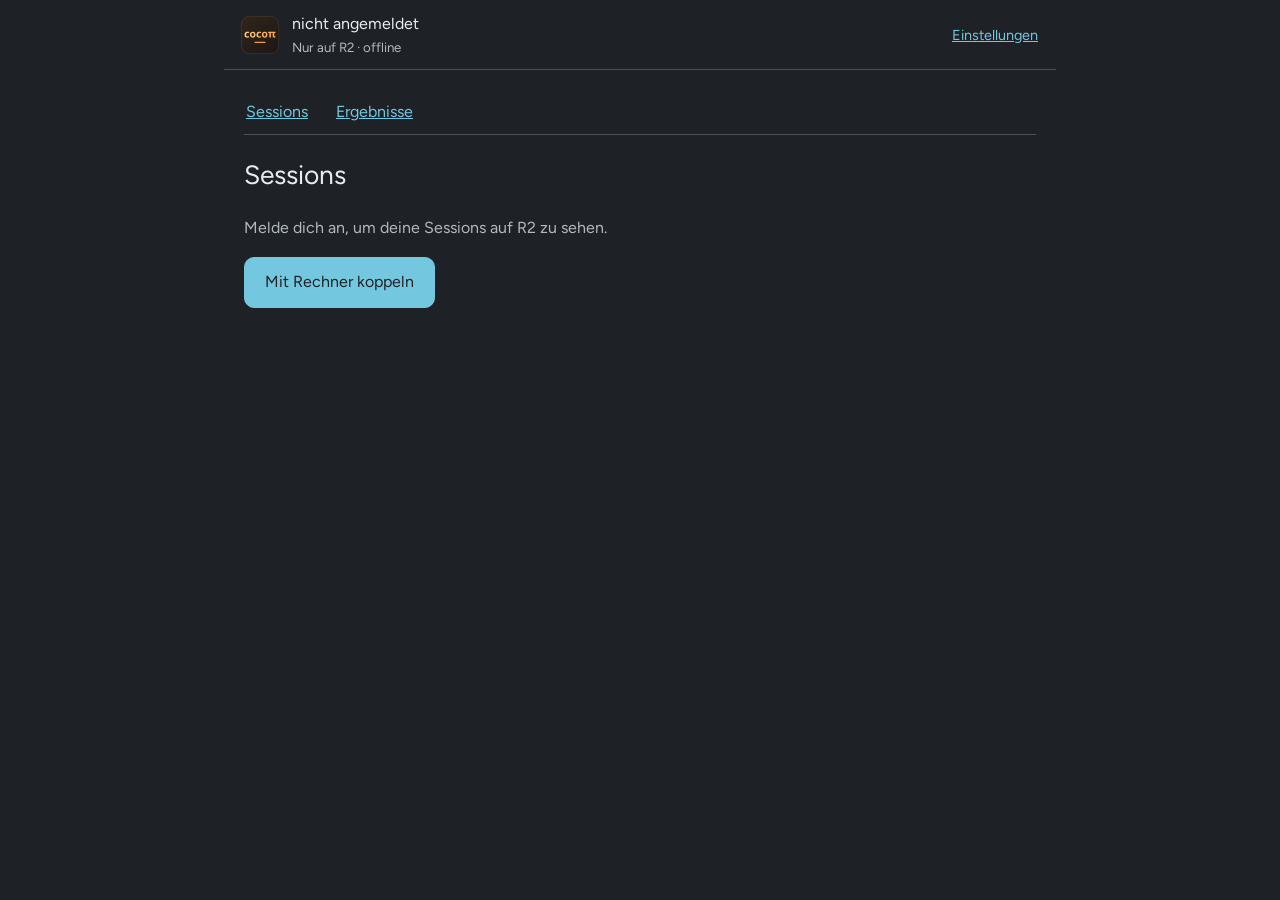
<file: mobile/index.html>
<!doctype html>
<html lang="de">
<head>
  <meta charset="utf-8">
  <meta name="viewport" content="width=device-width, initial-scale=1, viewport-fit=cover">
  <meta name="theme-color" content="#1e2227">
  <meta name="referrer" content="no-referrer">
  <meta http-equiv="Content-Security-Policy" content="default-src 'self'; connect-src 'self'; img-src 'self' data: blob:; frame-src blob:; font-src 'self'; style-src 'self'; script-src 'self'; object-src 'none'; base-uri 'none'; form-action 'none'">
  <title>cocopi mobil</title>
  <link rel="manifest" href="./manifest.webmanifest">
  <link rel="icon" href="./icons/cocopi.svg" type="image/svg+xml">
  <link rel="stylesheet" href="./style.css">
</head>
<body>
  <header class="identity"><img src="./icons/cocopi.svg" width="40" height="40" alt=""><div><span id="account">nicht angemeldet</span><small>Nur auf R2 · <span id="connection" role="status" aria-live="polite">offline</span></small></div><a href="#settings" aria-label="Einstellungen">Einstellungen</a></header>
  <main id="main" tabindex="-1">
    <nav aria-label="Bereiche"><a href="#list">Sessions</a><a href="#results">Ergebnisse</a></nav>
    <section id="list" aria-labelledby="list-title">
      <h1 id="list-title">Sessions</h1>
      <p id="list-hint">Melde dich an, um deine Sessions auf R2 zu sehen.</p>
      <ul id="sessions" class="session-list"></ul>
      <button id="connect" class="primary">Mit Rechner koppeln</button>
      <button id="repair" class="primary" hidden>Erneut koppeln</button>
      <button id="reconnect" class="primary" hidden>Jetzt neu verbinden</button>
    </section>
    <section id="session" hidden aria-labelledby="session-title">
      <a href="#list" class="back">‹ Sessions</a>
      <h1 id="session-title">Session</h1><p id="workspace" class="muted"></p>
      <p id="session-state" role="status"></p>
      <div id="log" role="log" aria-label="Verlauf"></div>
      <form id="answer-form" hidden aria-labelledby="question-title">
        <h2 id="question-title">Rückfrage</h2><p id="question-text"></p>
        <div id="answer-fields"></div><button id="answer-send" class="primary" type="submit">Antwort senden</button>
      </form>
      <form id="prompt-form">
        <label for="prompt">Kurzer Auftrag</label>
        <textarea id="prompt" rows="3" maxlength="4000" required placeholder="Was soll der Agent tun?"></textarea>
        <button id="send" class="primary" type="submit">Senden</button>
      </form>
      <button id="stop" class="danger">Auftrag abbrechen</button>
      <p id="action-status" role="status" aria-live="polite"></p>
    </section>
    <section id="results" hidden aria-labelledby="results-title">
      <h1 id="results-title">Ergebnisse</h1><p>Ergebnisse deines eingecheckten Rechners · nur ansehen, nichts hochladen.</p>
      <button id="results-reload">Liste aktualisieren</button>
      <p id="results-status" role="status" aria-live="polite"></p>
      <ul id="results-list" class="session-list"></ul>
      <h2 id="preview-title" hidden></h2><div id="preview"></div>
      <button id="share" hidden>Teilen</button>
    </section>
    <section id="settings" hidden aria-labelledby="settings-title">
      <a href="#list" class="back">‹ Sessions</a><h1 id="settings-title">Einstellungen</h1>
      <h2>Dieses Gerät</h2><p id="device-name">Dieses Handy</p><p id="device-hint" class="muted"></p>
      <button id="settings-pair">Mit Rechner koppeln</button>
      <button id="key-renew" hidden>Geräteschlüssel neu erzeugen</button>
      <button id="logout" class="danger">Dieses Handy abmelden</button>
    </section>
    <section id="pair" hidden aria-labelledby="pair-title">
      <a href="#list" class="back">‹ Zurück</a><h1 id="pair-title">Handy koppeln</h1>
      <p id="camera-hint" hidden>Halte die Kamera auf den Code am Rechner.</p>
      <video id="camera" hidden playsinline muted aria-label="QR-Kamera"></video>
      <button id="scan" hidden>Kamera öffnen</button>
      <a id="type-code" href="#pair">Code eintippen</a>
      <form id="pair-form">
        <label for="code">Kopplungslink oder Code vom Rechner</label>
        <input id="code" name="code" autocomplete="off" autocapitalize="characters" spellcheck="false" required placeholder="K7QM-2XDA-9FHT-W3NB">
        <button id="redeem" class="primary" type="submit">Mit Rechner koppeln</button>
      </form>
      <p id="pair-status" role="status"></p>
      <p class="muted">Öffne am eingecheckten Rechner „Handy koppeln“. Die Kopplung gilt nur bis zum Check-out.</p>
    </section>
    <p id="notice" role="alert" hidden></p>
  </main>
  <script type="module" src="./app.js"></script>
</body>
</html>
</file>
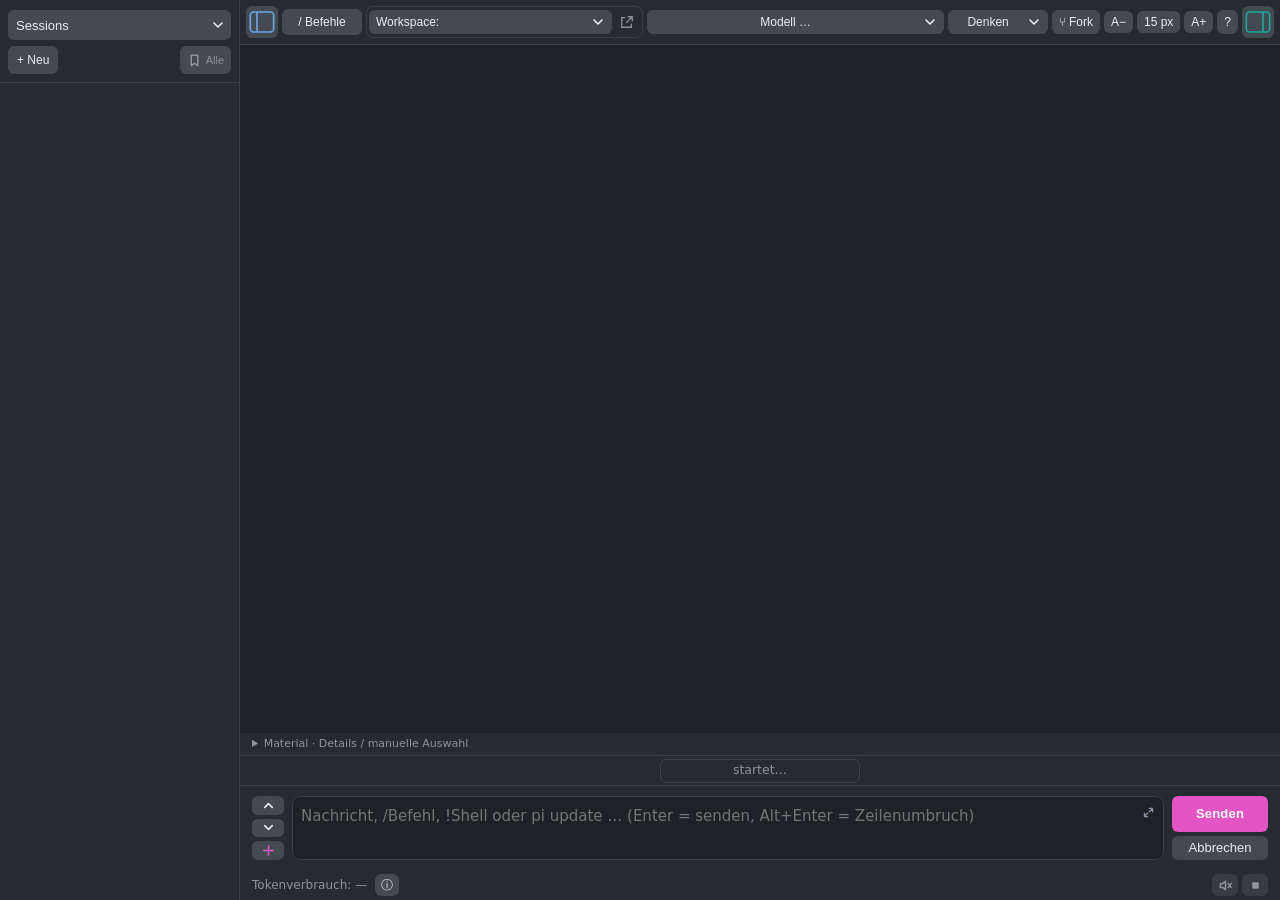
<file: ui/index.html>
<!doctype html>
<html lang="de">
<head>
<meta charset="utf-8">
<title>pi-lite</title>
<link rel="stylesheet" href="vendor/hljs.css">
<style>
  :root { --bg:#1e2227; --panel:#262b30; --fg:#e6edf3; --dim:#8b949e; --acc:#e454c4; --user:var(--acc); --err:#ef476f; --ok:#18a999;
    --cat:#6aa5e8; }
  body[data-cat=sessions] { --cat:#6aa5e8; } body[data-cat=extensions] { --cat:#5ec2a0; } body[data-cat=skills] { --cat:#e0b25a; }
  body[data-cat=agents] { --cat:#b08cf0; } body[data-cat=harnesses] { --cat:#e68f6e; }
  * { box-sizing:border-box; }
  #app { flex:1; display:flex; min-height:0; }
  #side { width:240px; flex:none; background:var(--panel); border-right:1px solid #3a4046; display:flex; flex-direction:column; }
  #sidehead { padding:10px 8px 8px; border-bottom:1px solid #3a4046; display:flex; flex-direction:column; gap:6px; }
  #sidetitle { position:absolute; width:1px; height:1px; overflow:hidden; clip-path:inset(50%); }
  #sidetools { display:flex; align-items:center; gap:5px; min-height:28px; }
  #sidetools button, #sidetools select { height:28px; font-size:12px; border-radius:6px; }
  #sidetools #newsess { padding:3px 9px; }
  #sidetools #bookmarkfilter { width:auto; padding:0 7px; display:flex; align-items:center; justify-content:center; gap:4px; color:var(--dim); margin-left:auto; }
  #bookmarkfilter svg { width:15px; height:15px; flex:none; }
  #bookmarkfilter .filterlabel { font-size:11px; white-space:nowrap; }
  #bookmarkfilter[data-mode=on], #bookmarkfilter[data-mode=colors] { color:var(--cat); background:color-mix(in srgb, var(--cat) 22%, #2b3137); box-shadow:inset 0 0 0 1px var(--cat); }
  #bookmarkfilter[data-mode=on] svg path, #bookmarkfilter[data-mode=colors] svg path { fill:currentColor; }
  .sessempty { color:var(--dim); font-size:12px; padding:10px 4px; }
  #sidehint { font-size:11px; color:var(--dim); overflow:hidden; text-overflow:ellipsis; white-space:nowrap; }
  #sessions { flex:1; overflow:auto; padding:4px 8px; }
  #inventory { flex:1; overflow:auto; padding:8px; }
  #sideview { margin:0; max-width:none; width:100%; height:30px; font-size:13px; }
  .inventoryhint { display:block; font-size:11px; line-height:1.4; color:var(--dim); padding:2px 4px 5px; }
  .resource, .sess { border-radius:8px; background:color-mix(in srgb, var(--cat) 9%, #2b3137); border:1px solid color-mix(in srgb, var(--cat) 32%, transparent); }
  .resource:hover, .sess:hover { background:#38424d; background:color-mix(in srgb, var(--cat) 17%, #2b3137); }
  .resource { display:block; width:100%; text-align:left; margin:5px 0; padding:8px; color:var(--fg); }
  .resource small { display:block; color:var(--dim); overflow-wrap:anywhere; }
  body.side-hidden #side { display:none; }
  #preview { position:fixed; z-index:55; width:min(340px,90vw); background:var(--panel); border:1px solid var(--cat); padding:12px; border-radius:8px; box-shadow:0 8px 24px #000a; font-size:13px; }
  #preview[hidden] { display:none; }
  #previewtext { margin:8px 0; overflow-wrap:anywhere; }
  #preview { max-height:85vh; overflow:auto; }
  #preview .md, #usagepopup .md { white-space:normal; overflow-wrap:anywhere; margin:10px 0; }
  #preview .md h1, #usagepopup .md h1 { font-size:1.2em; }
  #preview .md h2, #usagepopup .md h2 { font-size:1.1em; }
  #preview .md ul, #preview .md ol, #usagepopup .md ul, #usagepopup .md ol { padding-left:22px; }
  #previewai { border-bottom:1px solid var(--cat); margin-bottom:10px; padding-bottom:10px; }
  #previewconsent { background:var(--bg); padding:8px; margin:8px 0; border-radius:6px; }
  #previewai[hidden], #previewconsent[hidden] { display:none; }
  #previewpath { font:10px/1.3 ui-monospace,monospace; color:var(--dim); overflow-wrap:anywhere; flex:1; }
  #previewbottom, #previewtop { display:flex; gap:8px; align-items:center; }
  #previewrefresh, #previewclose { padding:2px 5px; font-size:12px; }
  #previewpurpose { margin-left:auto; padding:3px 7px; }
  #cacheclear { display:block; margin:8px 0 0 auto; padding:0; background:none; color:var(--dim); font-size:11px; text-decoration:underline dotted; }
  #cacheclear:hover { color:var(--err); filter:none; }
  #previewmethod { display:block; color:var(--dim); font-size:11px; margin-bottom:8px; }
  #editor { position:fixed; inset:4vh 4vw; z-index:60; background:var(--panel); border:1px solid var(--cat); border-radius:10px; padding:14px; display:flex; flex-direction:column; gap:10px; box-shadow:0 0 0 100vmax #000a; }
  #editor[hidden] { display:none; }
  #editor textarea { flex:1; min-height:0; resize:none; background:var(--bg); color:var(--fg); padding:10px; font:14px ui-monospace,monospace; }
  #editpath { overflow-wrap:anywhere; font-size:13px; }
  #editstatus { color:var(--dim); }
  #editbuttons { display:flex; gap:8px; align-items:center; }
  .picker { position:relative; min-width:0; }
  .picker .pickbtn { max-width:32vw; overflow:hidden; text-overflow:ellipsis; white-space:nowrap; padding-right:26px;
    background-image:url("data:image/svg+xml,%3Csvg xmlns='http://www.w3.org/2000/svg' width='10' height='6'%3E%3Cpath d='M1 1l4 4 4-4' fill='none' stroke='%23e6edf3' stroke-width='1.6' stroke-linecap='round' stroke-linejoin='round'/%3E%3C/svg%3E");
    background-repeat:no-repeat; background-position:right 9px center; }
  .picker .pickbtn:hover, .picker .pickbtn:focus-visible { background-color:#667b96; box-shadow:inset 0 0 0 1px var(--cat); }
  .picker .pickbtn[aria-expanded=true] { background-color:#526781; }
  .picker #thinkbutton { max-width:24vw; }
  #workspacegroup { display:flex; align-items:center; gap:2px; flex:1 1 160px; max-width:42vw; min-width:0; padding:2px; border:1px solid #3a4046; border-radius:7px; background:var(--panel); }
  #workspacegroup #cwdpicker { flex:1; min-width:0; }
  #cwdpicker #cwdbutton { max-width:100%; width:100%; text-align:left; }
  #workspaceeditor { flex:0 0 26px; width:26px; height:26px; padding:4px; display:flex; align-items:center; justify-content:center; background:transparent; color:var(--dim); }
  #workspaceeditor:hover { color:var(--fg); background:#526781; }
  #workspaceeditor svg { width:14px; height:14px; }
  .picklist { position:absolute; top:100%; left:0; z-index:70; width:min(560px,80vw); max-height:55vh; overflow-y:auto; background:var(--panel); border:1px solid var(--cat); border-radius:6px; padding:4px; }
  .picklist[hidden] { display:none; }
  .picklist [role=option] { padding:8px; cursor:pointer; overflow-wrap:anywhere; }
  .picklist [aria-selected=true] { background:var(--acc); color:white; }
  .picklist [role=option]:hover { background:#526781; color:white; box-shadow:inset 0 0 0 1px var(--cat); }
  #thinkpicker .picklist { width:max-content; min-width:160px; }
  #commandmenu .pickbtn { max-width:none; width:80px; padding:6px 7px; text-align:center; background-image:none; }
  #commandmenulist .cmdgroup > button { font-style:italic; background:color-mix(in srgb, var(--cat) 12%, transparent); }
  #commandmenulist { width:min(320px,80vw); }
  #commandmenulist button { display:flex; justify-content:space-between; gap:10px; width:100%; text-align:left; background:none; border:0; padding:6px 8px; border-radius:5px; color:inherit; font:inherit; font-size:13px; margin:1px 0; }
  #commandmenulist button:hover, #commandmenulist button:focus-visible { background:var(--cat); color:#fff; outline:none; }
  #commandmenulist .cmdgroup { position:relative; }
  #commandmenulist .cmdgroup > button[aria-haspopup=true]::after { content:"\203A"; margin-left:auto; opacity:.7; }
  #commandmenulist .cmdsubmenu { position:absolute; top:0; left:100%; z-index:71; width:min(280px,70vw); max-height:50vh; overflow-y:auto; background:var(--panel); border:1px solid var(--cat); border-radius:6px; padding:4px; }
  #commandmenulist .cmdsubmenu[hidden] { display:none; }
  #editlock[hidden] { display:none; }
  #editlock { margin-left:auto; order:3; font-size:16px; padding:2px 8px; }
  #editor textarea[readonly] { opacity:.8; }
  .sess .bookmark { position:absolute; right:6px; bottom:5px; padding:3px; width:23px; height:23px; display:flex; align-items:center; justify-content:center; background:transparent; color:var(--dim); }
  .sess .bookmark[aria-pressed=true] { color:var(--cat); }
  .sess .bookmark svg { width:13px; height:16px; }
  .sess .m { padding-right:52px; }
  .sess { padding:8px 12px; cursor:pointer; margin:5px 0; }
  .sess.active { border-color:var(--cat); background:color-mix(in srgb, var(--cat) 22%, #2b3137); }
  .sess .t { font-size:13px; white-space:nowrap; overflow:hidden; text-overflow:ellipsis; }
  .sess { position:relative; }
  .sess .act { position:absolute; right:56px; bottom:5px; display:flex; }
  /* Umbenennen ist dauerhaft sichtbar; Löschen bleibt eine separate, nur bei Hover/Fokus
     eingeblendete Aktion, damit sie nicht versehentlich getroffen wird. */
  .sess .act button.delete { opacity:0; }
  .sess:hover .act button.delete, .sess:focus-within .act button.delete { opacity:1; }
  .sess .act button { width:23px; height:23px; padding:3px; display:flex; align-items:center; justify-content:center; background:transparent; color:var(--dim); }
  .sess .act button svg { width:14px; height:14px; fill:none; stroke:currentColor; stroke-width:1.4; stroke-linecap:round; stroke-linejoin:round; }
  .sess .act button.delete:hover, .sess .act button.delete:focus-visible { color:var(--err); }
  .sess .act button.rename:hover, .sess .act button.rename:focus-visible { color:var(--fg); }
  #ctx { position:fixed; z-index:50; min-width:190px; background:#2b3137; border:1px solid var(--cat); border-radius:8px; padding:4px; box-shadow:0 8px 24px #000a; }
#ctx button { display:flex; justify-content:space-between; gap:24px; width:100%; text-align:left; background:none; border:0; padding:6px 10px; border-radius:5px; color:inherit; font:inherit; font-size:13px; }
#ctx button:hover, #ctx button:focus { background:var(--cat); color:#fff; outline:none; }
#ctx kbd { font:inherit; font-size:11px; opacity:.6; }
.sess:focus { outline:none; box-shadow:inset 0 0 0 1px var(--cat); }
.sess .m { font-size:11px; color:var(--dim); white-space:nowrap; overflow:hidden; text-overflow:ellipsis; }
  #main { flex:1; display:flex; flex-direction:column; min-width:0; }
  select { flex:0 1 auto; min-width:0; color:var(--fg); border:0; border-radius:6px; padding:4px 24px 4px 8px; max-width:260px; cursor:pointer;
    -webkit-appearance:none; appearance:none; background-color:#444a52;
    background-image:url("data:image/svg+xml,%3Csvg xmlns='http://www.w3.org/2000/svg' width='10' height='6'%3E%3Cpath d='M1 1l4 4 4-4' fill='none' stroke='%23e6edf3' stroke-width='1.6' stroke-linecap='round' stroke-linejoin='round'/%3E%3C/svg%3E");
    background-repeat:no-repeat; background-position:right 8px center; }
  select:hover, select:focus-visible { background-color:#667b96; box-shadow:inset 0 0 0 1px var(--cat); outline:none; }
  select option { background:var(--panel); color:var(--fg); }
  .md { white-space:normal; }
  .md > :first-child { margin-top:0; } .md > :last-child { margin-bottom:0; }
  .md pre { background:#161b22; padding:10px; border-radius:8px; overflow:auto; }
  .md code { font:13px ui-monospace,monospace; }
  .md :not(pre) > code { background:#161b22; padding:1px 5px; border-radius:4px; }
  .md table { border-collapse:collapse; } .md th,.md td { border:1px solid #3a4046; padding:4px 8px; }
  .md a { color:#8095ff; } .md blockquote { margin:0; padding-left:12px; border-left:3px solid #3a4046; color:var(--dim); }
  .md img { max-width:100%; }
  /* schmale Fenster (gekachelt): Seitenleiste als Overlay, kompakte Kopfzeile */
  #toggle { display:inline-flex; padding:0; width:32px; height:32px; align-items:center; justify-content:center; color:var(--cat); }
  #toggle svg { width:30px; height:30px; }
  @media (max-width: 860px) {
    #toggle { display:inline-block; }
    #side { position:absolute; z-index:5; top:0; bottom:0; left:0; transform:translateX(-100%); visibility:hidden; transition:transform .15s, visibility .15s; box-shadow:2px 0 12px #0008; }
    body.side-open #side { transform:none; visibility:visible; }
    body.side-hidden #side { display:flex; }
    #app { position:relative; }
    header { gap:6px; padding:6px 8px; }
    select { max-width:46vw; }
    footer { padding:8px; gap:6px; }
    #prompt { height:52px; }
    button { padding:6px 10px; }
  }
  /* Farbwähler: Namen editieren (acht globale, persistente Kategorienamen) */
  .colorswatchrow { display:flex; flex-direction:column; align-items:center; gap:2px; }
  .colorswatchrow input { width:60px; font-size:10px; text-align:center; background:var(--bg); color:var(--fg); border:1px solid #3a4046; border-radius:4px; padding:1px 2px; }
  /* Dialoge der Extensions */
  #modal { position:fixed; inset:0; background:#000a; display:none; align-items:center; justify-content:center; z-index:20; padding:12px; }
  #modal.open { display:flex; }
  #dlg { box-sizing:border-box; overflow:hidden; background:var(--panel); border:1px solid #3a4046; border-radius:12px; padding:16px; width:min(560px,100%); max-height:90vh; display:flex; flex-direction:column; gap:10px; }
  #dlg h4 { margin:0; font-size:15px; white-space:pre-wrap; word-break:break-word; }
  #dlg .body { white-space:pre-wrap; color:var(--dim); font-size:14px; word-break:break-word; }
  #dlg input, #dlg textarea { background:var(--bg); color:var(--fg); border:1px solid #3a4046; border-radius:6px; padding:8px; font:inherit; width:100%; }
  #dlg textarea { min-height:180px; resize:vertical; font:13px ui-monospace,monospace; }
  #dlg .opts { display:flex; flex-direction:column; gap:6px; min-height:0; max-height:60vh; flex:1 1 auto; overflow-y:scroll; scrollbar-gutter:stable; }
  #dlg .opts button { flex:0 0 auto; text-align:left; white-space:normal; overflow-wrap:anywhere; outline:none; box-shadow:none; filter:none; }
  #dlg .opts button:hover, #dlg .opts button:focus-visible { outline:none; box-shadow:none; filter:none; }
  #dlg .opts button[aria-selected="true"] { background:var(--acc); color:var(--bg); }
  #dlg h4, #dlg .row, #dlg .selecthint { flex:0 0 auto; }
  #dlg .selecthint { color:var(--dim); font-size:12px; }
  #dlg .row { display:flex; gap:8px; justify-content:flex-end; }
  #dlg .left { color:var(--dim); font-size:12px; margin-right:auto; align-self:center; }
  /* Meldungen und Status von Extensions */
  #toasts { position:fixed; right:12px; bottom:90px; display:flex; flex-direction:column; gap:6px; z-index:30; max-width:min(420px,90vw); }
  .toast { background:#323940; border-left:3px solid var(--ok); padding:8px 12px; border-radius:8px; font-size:13px; box-shadow:0 2px 8px #0008; word-break:break-word; }
  .toast.warning { border-color:#e0a030; } .toast.error { border-color:var(--err); }
  /* Senden größer als Abbrechen; zusammen exakt so hoch wie die Eingabe */
  #sendcontrols { order:3; display:grid; flex:0 0 96px; grid-template-rows:3fr 2fr; gap:4px; }
  #sendcontrols button { min-width:0; min-height:0; padding:2px 8px; font-size:13px; line-height:1.2; display:flex; align-items:center; justify-content:center; }
  #send { font-size:14px; font-weight:600; letter-spacing:.2px; }
  #promptbox { order:2; flex:1; min-width:0; position:relative; display:flex; }
  /* Editor-Öffner klein in der Ecke, wie das Editorsymbol am Workspace */
  #promptexpand { position:absolute; top:4px; right:4px; width:24px; height:24px; padding:4px; display:flex; align-items:center; justify-content:center; background:transparent; color:var(--dim); border-radius:5px; }
  #promptexpand:hover, #promptexpand:focus-visible { color:var(--fg); background:#526781; }
  #promptexpand svg { width:13px; height:13px; }
  .iconbutton svg, #promptexpand svg { fill:none; stroke:currentColor; stroke-width:1.6; stroke-linecap:round; stroke-linejoin:round; }
  #inputtools { order:1; display:grid; flex:0 0 32px; grid-template-rows:repeat(3,1fr); gap:4px; }
  #inputtools button { min-height:0; padding:0; display:flex; align-items:center; justify-content:center; }
  #inputtools svg { width:15px; height:15px; }
  #materialadd { color:var(--acc); }
  #speechcontrols { margin-left:auto; display:flex; gap:4px; }
  #speechcontrols button { width:26px; height:22px; padding:0; display:flex; align-items:center; justify-content:center; }
  #speechcontrols svg { width:15px; height:15px; }
  #speech[aria-pressed=true] { color:var(--ok); }
  #usageinfo { padding:0 6px; line-height:20px; font-size:12px; }
  #usagebar { display:flex; align-items:center; gap:8px; padding:4px 12px; background:var(--panel); font-size:12px; color:var(--dim); }
  #usageinfo { padding:1px 6px; }
  #usagepopup { position:fixed; bottom:38px; right:12px; z-index:65; width:min(440px,calc(100vw - 24px)); max-height:70vh; overflow:auto; padding:12px; background:var(--panel); border:1px solid var(--acc); border-radius:8px; font-size:13px; }
  #usagepopup[hidden] { display:none; }
  #usageexplanation { white-space:normal; }
  #extstatus { color:var(--dim); font-size:12px; padding:2px 12px; background:var(--panel); border-top:1px solid #3a4046; display:none; white-space:pre-wrap; }
  .widget { color:var(--dim); font:12px ui-monospace,monospace; padding:4px 12px; background:var(--panel); border-top:1px solid #3a4046; white-space:pre-wrap; }
  html,body { height:100%; overflow:hidden; color-scheme:dark; margin:0; background:var(--bg); color:var(--fg); font:15px/1.5 system-ui,sans-serif; }
  body { display:flex; flex-direction:column; }
  header { flex-wrap:nowrap; display:flex; gap:8px; align-items:center; padding:8px 12px; background:var(--panel); border-bottom:1px solid #3a4046; min-width:0; overflow-x:auto; scrollbar-width:thin; }
  header > * { flex-shrink:1; min-width:0; }
  header > #nettoggle { flex:none; margin-left:auto; }
  header > #toggle, header > #commandmenu, header > #keyboardhelp { flex:none; }
  header input { background:var(--bg); color:var(--fg); border:1px solid #3a4046; border-radius:6px; padding:4px 8px; }
  /* Statuszeile direkt über der Eingabe: links Zähler/letzter Lauf, Mitte Status-Chip
     zwischen zwei Pixel-Schlangen, rechts Detail des laufenden Werkzeugs (wie copi). */
  #statusline { display:grid; grid-template-columns:minmax(0,1fr) auto minmax(0,1fr); align-items:center; gap:12px; height:30px; padding:0 12px; background:var(--panel); border-top:1px solid #3a4046; font-size:12px; color:var(--dim); }
  #runcounts, #rundetail { min-width:0; white-space:nowrap; overflow:hidden; text-overflow:ellipsis; }
  #rundetail { text-align:right; font-family:ui-monospace,monospace; }
  #status { display:inline-flex; align-items:center; gap:10px; min-width:0; }
  #statuschip { display:inline-flex; align-items:center; width:200px; max-width:calc(100vw - 80px); height:24px; padding:0 8px; border:1px solid #3a4046; border-radius:6px; color:var(--dim); font-size:12.5px; font-variant-numeric:tabular-nums; }
  #statustext { flex:1; min-width:0; text-align:center; white-space:nowrap; overflow:hidden; text-overflow:ellipsis; }
  #statusline.jobbing #statuschip { background:color-mix(in srgb, var(--acc) 18%, var(--panel)); color:var(--fg); }
  #statusline.busy #statuschip { width:320px; background:var(--acc); border-color:var(--acc); color:var(--bg); }
  #statusline.busy #statustext { font-weight:400; text-align:left; }
  #workprogress { display:inline-flex; flex:none; }
  #workprogress[hidden] { display:none; }
  #worktime, #workpercent { box-sizing:border-box; text-align:center; padding:0 6px; white-space:nowrap; overflow:hidden; border-left:1px solid color-mix(in srgb, var(--bg) 30%, transparent); }
  #worktime { width:57px; } #workpercent { width:71px; }
  #workspacegroup { flex:1 1 150px; min-width:70px; }
  #modelpicker { flex:1 1 170px; min-width:70px; }
  #thinkpicker { flex:0 1 100px; min-width:65px; }
  #modelbutton, #thinkbutton { width:100%; }
  header { gap:4px; padding:6px; }
  header button { font-size:12px; padding:5px 7px; }
  header .picker .picklist { position:fixed; top:54px; left:auto; }
  #workprogress.overdue #workpercent { font-style:italic; }
  .md pre { position:relative; padding-top:32px; }
  .codecopy { position:absolute; right:7px; top:6px; width:23px; height:21px; padding:3px; border:0; border-radius:4px; color:var(--dim); background:transparent; }
  .codecopy:hover { color:var(--fg); background:#444a52; }
  .codecopy svg { width:14px; height:14px; fill:none; stroke:currentColor; stroke-width:1.2; }
  /* Pixel-Schlange wie pi "Working": 8 Pixel im 2x4-Raster, 3 leuchtende laufen im Kreis;
     die rechte Schlange ist gespiegelt, beide flankieren den Status-Chip. */
  .snake { display:none; grid-template-columns:repeat(2,3px); grid-template-rows:repeat(4,3px); gap:1.5px; }
  .snake.mirror { transform:scaleX(-1); }
  #statusline.moving .snake { display:inline-grid; }
  .snake i { width:3px; height:3px; border-radius:.5px; background:var(--acc); opacity:.18; animation:pixelsnake .8s infinite; }
  .snake i:nth-child(1) { grid-area:1/1; animation-delay:-.8s; } .snake i:nth-child(2) { grid-area:1/2; animation-delay:-.7s; }
  .snake i:nth-child(3) { grid-area:2/2; animation-delay:-.6s; } .snake i:nth-child(4) { grid-area:3/2; animation-delay:-.5s; }
  .snake i:nth-child(5) { grid-area:4/2; animation-delay:-.4s; } .snake i:nth-child(6) { grid-area:4/1; animation-delay:-.3s; }
  .snake i:nth-child(7) { grid-area:3/1; animation-delay:-.2s; } .snake i:nth-child(8) { grid-area:2/1; animation-delay:-.1s; }
  @keyframes pixelsnake { 0%,37.4% { opacity:1; } 37.5%,100% { opacity:.18; } }
  @media (prefers-reduced-motion: reduce) { .snake i { animation:none; opacity:.7; } }
  /* Rechte Seitenleiste „Netz“ (menschlicher Chat, Platzhalter): unter der Kopfzeile,
     über der Eingabezone; die Kopfzeile bleibt volle Breite. */
  #workrow { flex:1; min-height:0; display:flex; }
  #workrow > #logwrap { min-width:0; }
  #netpanel { flex:none; width:clamp(200px, 40%, 320px); background:var(--panel); border-left:1px solid #3a4046; padding:12px; overflow:auto; font-size:12px; color:var(--dim); }
  #netpanel[hidden] { display:none; }
  #nethead { display:flex; align-items:center; gap:8px; margin-bottom:8px; }
  #nethead strong { color:var(--fg); font-size:14px; font-weight:600; }
  #nethead .badge { border:1px solid var(--ok); color:var(--ok); border-radius:5px; padding:0 5px; font-size:11px; }
  #netclose { margin-left:auto; background:transparent; color:var(--dim); padding:2px 6px; }
  #netclose:hover { color:var(--fg); }
  #netpanel p { margin:0 0 6px; } #netpanel p:first-of-type { color:var(--fg); font-size:12.5px; }
  @media (max-width: 860px) {
    /* Schmal: Netz überlagert den Verlauf rechts statt ihn weiter zu verengen. */
    #workrow { position:relative; }
    #netpanel { position:absolute; top:0; right:0; bottom:0; z-index:15; width:min(320px, 85%); box-shadow:-6px 0 18px rgba(0,0,0,.35); }
    #statuschip, #statusline.busy #statuschip { width:auto; min-width:150px; }
  }
  #nettoggle { display:inline-flex; padding:0; width:32px; height:32px; align-items:center; justify-content:center; color:var(--ok); }
  #nettoggle svg { width:30px; height:30px; }
  #nettoggle .fill { fill:currentColor; opacity:0; } #nettoggle[aria-pressed="true"] .fill { opacity:1; }
  button { background:#444a52; color:var(--fg); border:0; border-radius:6px; padding:6px 14px; cursor:pointer; }
  button:hover { background-color:#555c66; }
  button:not(:disabled):hover { filter:brightness(1.35); }
  button:disabled { cursor:default; opacity:.55; }
  button.primary { background:var(--acc); color:#fff; }
  #editsave:disabled { background:#b9bec5; color:#6a7079; cursor:not-allowed; }
  #editlock[aria-pressed="true"] { background:var(--acc); color:#fff; }
  #log { flex:1; min-height:0; overflow:auto; overflow-x:hidden; padding:16px; display:flex; flex-direction:column; gap:12px; }
  .msg { min-width:0; max-width:min(900px,100%); padding:10px 14px; border-radius:10px; white-space:pre-wrap; word-wrap:break-word; }
  .user { background:var(--user); color:#1e2227; align-self:flex-end; }
  .user .repeatrequest { color:inherit; }
  .assistant { background:var(--panel); align-self:flex-start; }
  .thinking { color:var(--dim); font-style:italic; font-size:13px; }
  .tool { align-self:stretch; background:#1a1f24; border-left:3px solid var(--ok); font:13px ui-monospace,monospace; max-width:900px; width:100%; }
  .tool.err { border-color:var(--err); }
  .tool summary { cursor:pointer; color:var(--dim); }
  .tool pre { margin:6px 0 0; white-space:pre-wrap; max-height:300px; overflow:auto; }
  .note { color:var(--dim); font-size:13px; align-self:center; }
  .note.err { color:var(--err); }
  .note.block { white-space:pre-wrap; align-self:flex-start; text-align:left; background:var(--panel); padding:8px 12px; border-radius:8px; }
  .tool.shell { border-left-color:var(--acc); }
  .tool.shell summary { display:flex; justify-content:space-between; gap:12px; color:var(--fg); }
  .tool.shell .shellstate { color:var(--dim); font-size:.9em; white-space:nowrap; }
  .tool.shell.err { border-color:var(--err); }
  .startcard { align-self:stretch; max-width:900px; width:100%; background:var(--panel); border:1px solid #3a4046; border-radius:12px; padding:14px 16px; display:flex; flex-direction:column; gap:10px; }
  .starthead { display:flex; align-items:center; gap:14px; }
  .pilogo { width:38px; height:40px; flex:none; }
  .startver { font-weight:600; font-size:1.05em; }
  .starthint { color:var(--dim); font-size:.87em; margin-top:2px; }
  .starthint kbd { font:inherit; color:var(--fg); background:#323940; border:1px solid #3a4046; border-radius:4px; padding:0 5px; }
  .startintro { margin:0; color:var(--dim); font-size:.9em; }
  .startres summary { cursor:pointer; color:var(--dim); font-size:.87em; }
  .resrow { display:flex; gap:12px; align-items:baseline; margin-top:8px; }
  .resrow b { flex:none; width:104px; color:var(--c); font-size:.87em; font-weight:600; }
  .resrow > span { display:flex; flex-wrap:wrap; gap:5px; }
  .chip { font:inherit; font-size:.87em; padding:2px 8px; border-radius:999px; color:var(--fg); background:color-mix(in srgb, var(--c) 14%, #2b3137); border:1px solid color-mix(in srgb, var(--c) 38%, transparent); }
  button.chip:hover { background:color-mix(in srgb, var(--c) 26%, #2b3137); }
  .startupdate { display:flex; justify-content:space-between; align-items:center; gap:12px; flex-wrap:wrap; border:1px solid #e0a030; border-left-width:4px; border-radius:8px; padding:8px 12px; background:color-mix(in srgb, #e0a030 10%, var(--panel)); }
  .startupdate strong { color:#e0b25a; }
  .startupdate > div:last-child { display:flex; gap:6px; }
  #log { --output-size:15px; font-size:var(--output-size); }
  #log .md code, #log .tool { font-size:calc(var(--output-size) * .87); }
  #log .thinking, #log .note { font-size:calc(var(--output-size) * .87); }
  #textcontrols { display:flex; gap:4px; align-items:center; }
  #textcontrols button { padding:4px 7px; }
  #folderdialog { position:fixed; inset:8vh 12vw; z-index:70; background:var(--panel); border:1px solid var(--acc); border-radius:10px; padding:16px; display:flex; flex-direction:column; gap:10px; box-shadow:0 0 0 100vmax #000a; }
  #folderdialog[hidden] { display:none; }
  #folderlist { flex:1; min-height:0; overflow:auto; }
  #folderlist button { display:block; width:100%; text-align:left; margin:3px 0; }
  #folderpath { width:100%; background:var(--bg); color:var(--fg); padding:8px; }
  #cwdoptions { max-width:160px; }
  :focus-visible { outline:2px solid var(--acc); outline-offset:2px; }
  #keyhelp { position:fixed; inset:10vh 10vw; z-index:80; background:var(--panel); border:1px solid var(--acc); padding:20px; overflow:auto; border-radius:10px; box-shadow:0 0 0 100vmax #000a; }
  #keyhelp[hidden] { display:none; }
  /* Fokusrahmen als Overlay über dem Scrollbereich: Inhalte laufen nicht darüber */
  #logwrap, .nettilelogwrap { flex:1; min-width:0; min-height:0; display:flex; flex-direction:column; position:relative; }
  .jumpend { position:absolute; right:18px; bottom:10px; z-index:3; display:grid; place-items:center; width:32px; height:32px; padding:0; background:var(--panel); }
  .jumpend svg { width:17px; height:17px; }
  .jumpend[hidden] { display:none; }
  #log:focus, #log:focus-visible { outline:none; }
  #logwrap:has(#log:focus-visible)::after { content:""; position:absolute; inset:2px; border:2px solid var(--acc); border-radius:6px; pointer-events:none; z-index:2; }
  #materialbar { background:var(--panel); padding:0 12px; }
  #materialchips { display:flex; flex-wrap:wrap; gap:5px; }
  #materialchips button { font-size:11px; padding:2px 7px; }
  #materialdetails { padding:3px 0; font-size:11px; color:var(--dim); }
  #materialdetails summary { cursor:pointer; width:max-content; }
  #materialdetails[open] { display:block; }
  #materialdetails label { display:inline-flex; align-items:center; gap:5px; margin:4px 10px 0 0; }
  #materialdetails select { font-size:11px; height:22px; padding:1px 20px 1px 6px; max-width:210px; background-position:right 6px center; }
  #materialdetails p { margin:4px 0 2px; line-height:1.35; }
  #materialstatus { color:var(--dim); font-size:12px; }
  footer { position:relative; display:flex; align-items:stretch; gap:8px; padding:10px 12px; background:var(--panel); border-top:1px solid #3a4046; }
  .chataction { display:block; font-size:11px; padding:3px 7px; margin:5px 0; }
  .copyanswer { margin-left:auto; }
  .msg.user { position:relative; padding-right:30px; }
  .repeatrequest { position:absolute; right:5px; bottom:2px; margin:0; padding:0 3px; line-height:16px; font-size:12px; background:transparent; border:0; }
  #slashpopup { position:absolute; bottom:calc(100% + 4px); left:12px; right:12px; z-index:30; background:var(--panel); border:1px solid var(--acc); border-radius:8px; box-shadow:0 8px 24px #0008; padding:6px; }
  #slashpopup[hidden] { display:none; }
  #slashlist { max-height: min(320px, 45vh); overflow-y:auto; }
  #slashlist > div { padding:7px 9px; border-radius:5px; cursor:pointer; }
  #slashlist > div[aria-selected="true"] { background:var(--acc); color:var(--bg); }
  #slashlist strong { margin-right:12px; }
  #slashlist small { opacity:.75; }
  #slashlist span { display:block; font-size:12px; opacity:.85; white-space:normal; overflow:hidden; text-overflow:ellipsis; display:-webkit-box; -webkit-line-clamp:2; -webkit-box-orient:vertical; }
  #slashlist > div { box-sizing:border-box; }
  #slashhint { font-size:11px; color:var(--dim); padding:5px 9px 1px; }
  #prompt { flex:1; min-width:0; resize:none; height:64px; background:var(--bg); color:var(--fg); border:1px solid #3a4046; border-radius:8px; padding:8px 32px 8px 8px; font:inherit; }
</style>
</head>
<body data-cat="sessions">
<div id="app">
<aside id="side">
  <div id="sidehead">
  <span id="sidetitle">Sessions</span>
  <select id="sideview" aria-label="Seitenleistenansicht">
    <option value="sessions">Sessions</option><option value="extensions">Extensions / Plugins</option>
    <option value="skills">Skills</option><option value="agents">pi · Agent- und Kontextdateien</option>
  </select>
  <div id="sidetools" role="group" aria-label="Seitenleistenaktionen">
    <button id="newsess" title="Neue Session (Alt+N)">+ Neu</button>
    <span id="sidehint" hidden>Lokale Einträge</span>
    <button id="bookmarkfilter" class="iconbutton" data-mode="off" aria-pressed="false" title="Bookmark-Filter: alle Sessions, reine Zeitsortierung" aria-label="Bookmark-Filter umschalten"><svg viewBox="0 0 16 16" aria-hidden="true"><path d="M4.5 2.5h7v11L8 11l-3.5 2.5z"/></svg><span class="filterlabel">Alle</span></button>
  </div>
  </div>
  <div id="sessions"></div>
  <div id="inventory" hidden></div>
</aside>
<div id="main">
<header>
  <button id="toggle" title="Seitenleiste ein-/ausblenden" aria-label="Seitenleiste"><svg width="18" height="18" viewBox="0 0 18 18" fill="none" stroke="currentColor"><rect x="2" y="3" width="14" height="12" rx="2"/><path d="M6 3v12"/></svg></button>
 <div class="picker" id="commandmenu"><button class="pickbtn" id="commandmenubutton" aria-haspopup="true" aria-expanded="false" title="Alle Slash-Befehle">/ Befehle</button><div id="commandmenulist" class="picklist" role="menu" aria-label="Slash-Befehle" tabindex="0" hidden></div></div>
  <input id="cwd" type="hidden" aria-label="Arbeitsordner">
  <div id="workspacegroup" role="group" aria-label="Workspace und Editor">
  <div class="picker" id="cwdpicker"><button class="pickbtn" id="cwdbutton" aria-haspopup="listbox" aria-expanded="false" title="Arbeitsordner wählen">Workspace:</button><div class="picklist" id="cwdlist" role="listbox" aria-label="Workspaces" tabindex="0" hidden></div><select id="cwdoptions" hidden aria-hidden="true" tabindex="-1"><option value="">Workspace:</option></select></div>
  <button id="workspaceeditor" title="Workspace in VSCodium öffnen" aria-label="Workspace in VSCodium öffnen"><svg viewBox="0 0 16 16" fill="none" stroke="currentColor" stroke-width="1.5" aria-hidden="true"><path d="M9 2h5v5M14 2L7 9M6 3H2v11h11v-4"/></svg></button>
  </div>
  <div class="picker" id="modelpicker"><button class="pickbtn" id="modelbutton" aria-haspopup="listbox" aria-expanded="false" title="Modell auswählen">Modell …</button><div class="picklist" id="modellist" role="listbox" aria-label="Modelle" tabindex="0" hidden></div><select id="model" hidden aria-hidden="true" tabindex="-1"></select></div>
  <div class="picker" id="thinkpicker"><button class="pickbtn" id="thinkbutton" aria-haspopup="listbox" aria-expanded="false" title="Thinking-Level wählen">Denken</button><div class="picklist" id="thinklist" role="listbox" aria-label="Thinking-Level" tabindex="0" hidden></div><select id="think" hidden aria-hidden="true" tabindex="-1"></select></div>
  <button id="fork" title="Ab einer früheren Nachricht abzweigen">⑂ Fork</button>
  <span id="textcontrols" aria-label="Ausgabeschriftgröße">
    <button id="textsmaller" title="Ausgabetext verkleinern" aria-label="Ausgabetext verkleinern">A−</button>
    <button id="textsize" title="Auf 15 px zurücksetzen">15 px</button>
    <button id="textlarger" title="Ausgabetext vergrößern" aria-label="Ausgabetext vergrößern">A+</button>
  </span>
  <button id="keyboardhelp" title="Tastaturhilfe (F1)" aria-label="Tastaturhilfe">?</button>
  <button id="nettoggle" aria-pressed="false" title="Netz-Seitenleiste einblenden (menschlicher Chat, in Vorbereitung) · Strg/Cmd+Shift+B" aria-label="Netz-Seitenleiste"><svg width="18" height="18" viewBox="0 0 18 18" fill="none" stroke="currentColor"><rect x="2" y="3" width="14" height="12" rx="2"/><path d="M12 3v12"/><rect class="fill" x="12.6" y="4.1" width="2.8" height="9.8" rx=".6" stroke="none"/></svg></button>
</header>
<div id="workrow"><div id="logwrap"><div id="log" tabindex="0" role="region" aria-label="Chatverlauf"></div><button id="jumpend" class="iconbutton jumpend" type="button" hidden title="Zum Gesprächsende" aria-label="Zum Gesprächsende"><svg viewBox="0 0 16 16" aria-hidden="true"><path d="M8 2v8M4 7l4 4 4-4M3 14h10"/></svg></button></div>
<aside id="netpanel" hidden aria-label="Netz"><div id="nethead"><strong>Netz</strong><span class="badge">in Vorbereitung</span><button id="netclose" title="Netz-Seitenleiste ausblenden" aria-label="Netz-Seitenleiste ausblenden">✕</button></div>
<p>Hier entsteht der Chat mit Menschen: Kurs, Projekt oder Direktnachricht.</p>
<p>Noch ohne Funktion – es wird nichts gesendet, empfangen oder gespeichert.</p>
<p>Geplant: Präsenz, Dateien, Code und Prompts als Karten. Prompts landen nur nach ausdrücklicher Übernahme in der Eingabe.</p></aside></div>
<div id="widgets-above"></div>
<div id="materialbar"><div id="materialchips"></div><div id="materialstatus" role="status"></div>
<details id="materialdetails"><summary>Material · Details / manuelle Auswahl</summary>
<label>Verarbeitung <select id="materialmode"><option value="references">Nur Originalverweise / URLs</option><option value="auto">Auto: Bilder senden, PDF-Text lokal</option></select></label>
<label>Medienanalyse <select id="mediaroute"><option value="">Auto – bestätigte Route</option></select></label>
<label>Modell <select id="materialmodel"><option value="">Aktuelles Modell</option></select></label>
<p>Auswahl und Einfügen laden nichts hoch. Eingefügte Bilder sind Anhänge, auch im Verweismodus für Originaldateien. Erst Senden übergibt Material an den Agenten/Provider. URLs werden hier nicht abgerufen. Audio/Video: separater Analysedienst nur über bestätigte Routen und nach Zustimmung. Dateiverweise sind keine Lokal-only-Garantie.</p>
</details></div>
<div id="statusline"><span id="runcounts" title="Dieser Lauf bzw. letzter abgeschlossener Lauf"></span><span id="status" role="status"><span id="workspinner" class="snake" aria-hidden="true"><i></i><i></i><i></i><i></i><i></i><i></i><i></i><i></i></span><span id="statuschip"><span id="statustext">startet…</span><span id="workprogress" hidden><span id="worktime" title="Laufzeit des Agentenlaufs. Die Restdauer ist unbekannt; Tool-Aufrufe und weitere Schritte können sie beliebig verlängern."></span><span id="workpercent"></span></span></span><span id="workspinner2" class="snake mirror" aria-hidden="true"><i></i><i></i><i></i><i></i><i></i><i></i><i></i><i></i></span></span><span id="rundetail" title="Laufendes Werkzeug: Pfad, Befehl oder Suchmuster"></span></div>
<footer>
  <div id="inputtools" role="group" aria-label="Eingabewerkzeuge">
  <button id="historyolder" class="iconbutton" title="Älterer Prompt dieser Session (Alt+↑)" aria-label="Ältere Eingabe"><svg viewBox="0 0 16 16" aria-hidden="true"><path d="M4 10l4-4 4 4"/></svg></button>
  <button id="historynewer" class="iconbutton" title="Neuere Eingabe (Alt+↓)" aria-label="Neuere Eingabe"><svg viewBox="0 0 16 16" aria-hidden="true"><path d="M4 6l4 4 4-4"/></svg></button>
  <button id="materialadd" class="iconbutton" title="Material hinzufügen" aria-label="Material hinzufügen"><svg viewBox="0 0 16 16" aria-hidden="true"><path d="M8 3v10M3 8h10"/></svg></button>
  </div>
  <div id="slashpopup" hidden><div id="slashlist" role="listbox" aria-label="pi-Befehle"></div><div id="slashhint">Tippen filtert Namen · ↑↓ / Hover wählen · Klick/Enter ausführen · Tab vervollständigen · Esc schließen</div></div>
  <div id="promptbox"><textarea id="prompt" role="combobox" aria-autocomplete="list" aria-controls="slashlist" aria-expanded="false" placeholder="Nachricht, /Befehl, !Shell oder pi update … (Enter = senden, Alt+Enter = Zeilenumbruch)"></textarea><button id="promptexpand" title="Im großen Fenster bearbeiten" aria-label="Eingabe im großen Fenster bearbeiten"><svg viewBox="0 0 16 16" aria-hidden="true"><path d="M9 3h4v4M13 3L9 7M7 13H3V9M3 13l4-4"/></svg></button></div>
  <div id="sendcontrols"><button id="send" class="primary">Senden</button><button id="abort">Abbrechen</button></div>
</footer>
<div id="widgets-below"></div>
<div id="extstatus"></div>
<div id="usagebar"><span id="usagetext">Tokenverbrauch: —</span><button id="usageinfo" aria-label="Tokenanzeige erklären" title="Tokenanzeige erklären">ⓘ</button><span id="speechcontrols"><button id="speech" class="iconbutton" disabled aria-label="Sprachausgabe" title="Sprachausgabe wird geprüft"><svg viewBox="0 0 16 16" aria-hidden="true"><path d="M2.5 6h2.2L8 3.5v9L4.7 10H2.5z"/><path d="M11 6l3 4M14 6l-3 4"/></svg></button><button id="speechstop" class="iconbutton" disabled aria-label="Sprachausgabe stoppen" title="Sprachausgabe stoppen"><svg viewBox="0 0 16 16" aria-hidden="true"><rect x="4.5" y="4.5" width="7" height="7" rx="1" fill="currentColor" stroke="none"/></svg></button></span></div>
<div id="usagepopup" hidden role="dialog" aria-label="Tokenanzeige erklären"><strong>KI · Tokenanzeige erklären</strong><button id="usageclose" aria-label="Schließen">×</button><p id="usagesnapshot"></p><div id="usageconsent"><p>Die angezeigten Statistiken und Modellinformationen werden an das konfigurierte KI-Hilfsmodell gesendet (mögliche Modellkosten). Keine Chatinhalte.</p><button id="usageallow">Erklären lassen</button></div><div id="usageexplanation" class="md"></div></div>
</div>
</div>
<div id="modal"><div id="dlg"></div></div>
<div id="editor" hidden role="dialog" aria-label="Markdown-Editor">
  <strong id="editpath"></strong>
  <textarea id="edittext" aria-label="Dateiinhalt" spellcheck="false"></textarea>
  <span id="editstatus">Änderungen werden erst mit Speichern geschrieben.</span>
  <div id="editbuttons"><button id="editsave" class="primary" disabled>Speichern</button> <button id="editexternal" title="Gespeicherte Datei in VSCodium öffnen">↗ VSCodium</button> <button id="editclose">Schließen</button> <button id="editlock" aria-pressed="false"></button></div>
</div>
<div id="preview" hidden role="region" aria-label="Datei-Kurzinfo"><div id="previewtop"><strong id="previewtitle"></strong><button id="previewpurpose" title="Dateiauszug an das konfigurierte KI-Hilfsmodell senden und Zweck erklären lassen">Zweck?</button><button id="previewclose" aria-label="Vorschau schließen">×</button></div><div id="previewconsent" hidden><p>Für die Zweckerklärung wird ein begrenzter Dateiauszug an das konfigurierte KI-Hilfsmodell gesendet. Er kann vertrauliche Inhalte enthalten. Vorhandene Erklärungen werden aus dem Cache geladen.</p><button id="previewallow">Erklären lassen</button> <button id="previewdeny">Abbrechen</button></div><section id="previewai" hidden><strong>KI · Zweck</strong><div id="previewaitext" class="md"></div><small id="previewaimethod"></small></section><small>Lokaler Auszug · keine KI</small><div id="previewtext" class="md"></div><small id="previewmethod"></small><div id="previewbottom"><small id="previewpath"></small><button id="previewrefresh" title="Angezeigte Kurzinfo neu erzeugen" aria-label="Kurzinfo aktualisieren">↻</button></div><button id="cacheclear" title="Alle gespeicherten Kurzinfos und KI-Zweckerklärungen samt Archiven löschen; Quelldateien bleiben unverändert">Gespeicherte Kurzinfos löschen …</button></div>
<div id="folderdialog" hidden role="dialog" aria-label="Arbeitsordner auswählen">
<strong>Arbeitsordner auswählen</strong>
<input id="folderpath" aria-label="Ordnerpfad" placeholder="Pfad eingeben und Enter drücken">
<div><button id="folderup">↑ Übergeordnet</button><button id="foldergo">Pfad öffnen</button></div>
<div id="folderlist"></div><small id="folderstatus"></small>
<div><button id="folderchoose" class="primary">Diesen Ordner wählen</button> <button id="foldercancel">Abbrechen</button></div>
</div>
<div id="keyhelp" hidden role="dialog" aria-label="Tastaturhilfe">
<h3>Tastatursteuerung</h3>
<p>Tab / Shift+Tab: nächstes / vorheriges Bedienelement · Enter/Leertaste: aktivieren · Esc: schließen/zurück</p>
<p>Alt+1: Eingabe · Alt+2: Seitenliste · Alt+3: Chat · Alt+4: Kopfzeile · Alt+5: Vorschau<br>
Alt+N: neue Session · Alt+A: abbrechen · Alt+F: Fork · Alt+M: Modell · Alt+T: Thinking<br>
Alt+− / Alt++: Ausgabeschrift · F1: diese Hilfe · Strg/Cmd+B: Sessions · Strg/Cmd+Shift+B: Netz-Seitenleiste</p>
<p>Listen: ↑/↓, Home/End · ←: Ansichtsauswahl · →: Vorschau<br>
Sessions: Enter öffnen · R/F2 umbenennen · Backspace löschen · M/Shift+F10 Menü<br>
Chat: ↑/↓ scrollen · Home/End Anfang/Ende · Tab erreicht Links und Tool-Blöcke</p>
<p>Eingabe: ↑/↓ an erster/letzter Zeile: History; sonst Cursor · Alt+↑/↓ oder Pfeilknöpfe: History<br>
Enter sendet · Option/Alt+Enter: neue Zeile · Editor: Strg/Cmd+S speichert<br>
Esc unterbricht den Agenten · !cmd Shell (!!cmd ohne Kontext) · pi update u. a. pi-CLI-Befehle direkt<br>
/ öffnet Befehle · Tippen filtert Namen · Hover/↑↓ markieren · Klick/Enter ausführen · Tab vervollständigen · Esc schließen<br>
Dialoge: Tab bleibt im Dialog; Pfeile wechseln zwischen Knöpfen, nicht innerhalb von Textfeldern.</p>
<button id="keyhelpclose">Schließen (Esc)</button></div>
<div id="toasts"></div>
<script src="vendor/marked.js"></script>
<script src="vendor/hljs.js"></script>
<script src="vendor/purify.js"></script>
<script src="history.js"></script>
<script src="clipboard-material.js"></script>
<script src="editor.js"></script>
<script src="material-browser.js"></script>
<script src="bookmark-palette.js"></script>
<script src="category-colors.js"></script>
<script src="duration-estimate.js"></script>
<script src="run-activity.js"></script>
<script src="shared-bookmarks.js"></script>
<script src="session-bookmarks.js"></script>
<script src="commands.js"></script>
<script src="slash.js"></script>
<script src="dialog-selection.js"></script>
<script src="app.js"></script>
</body>
</html>
</file>
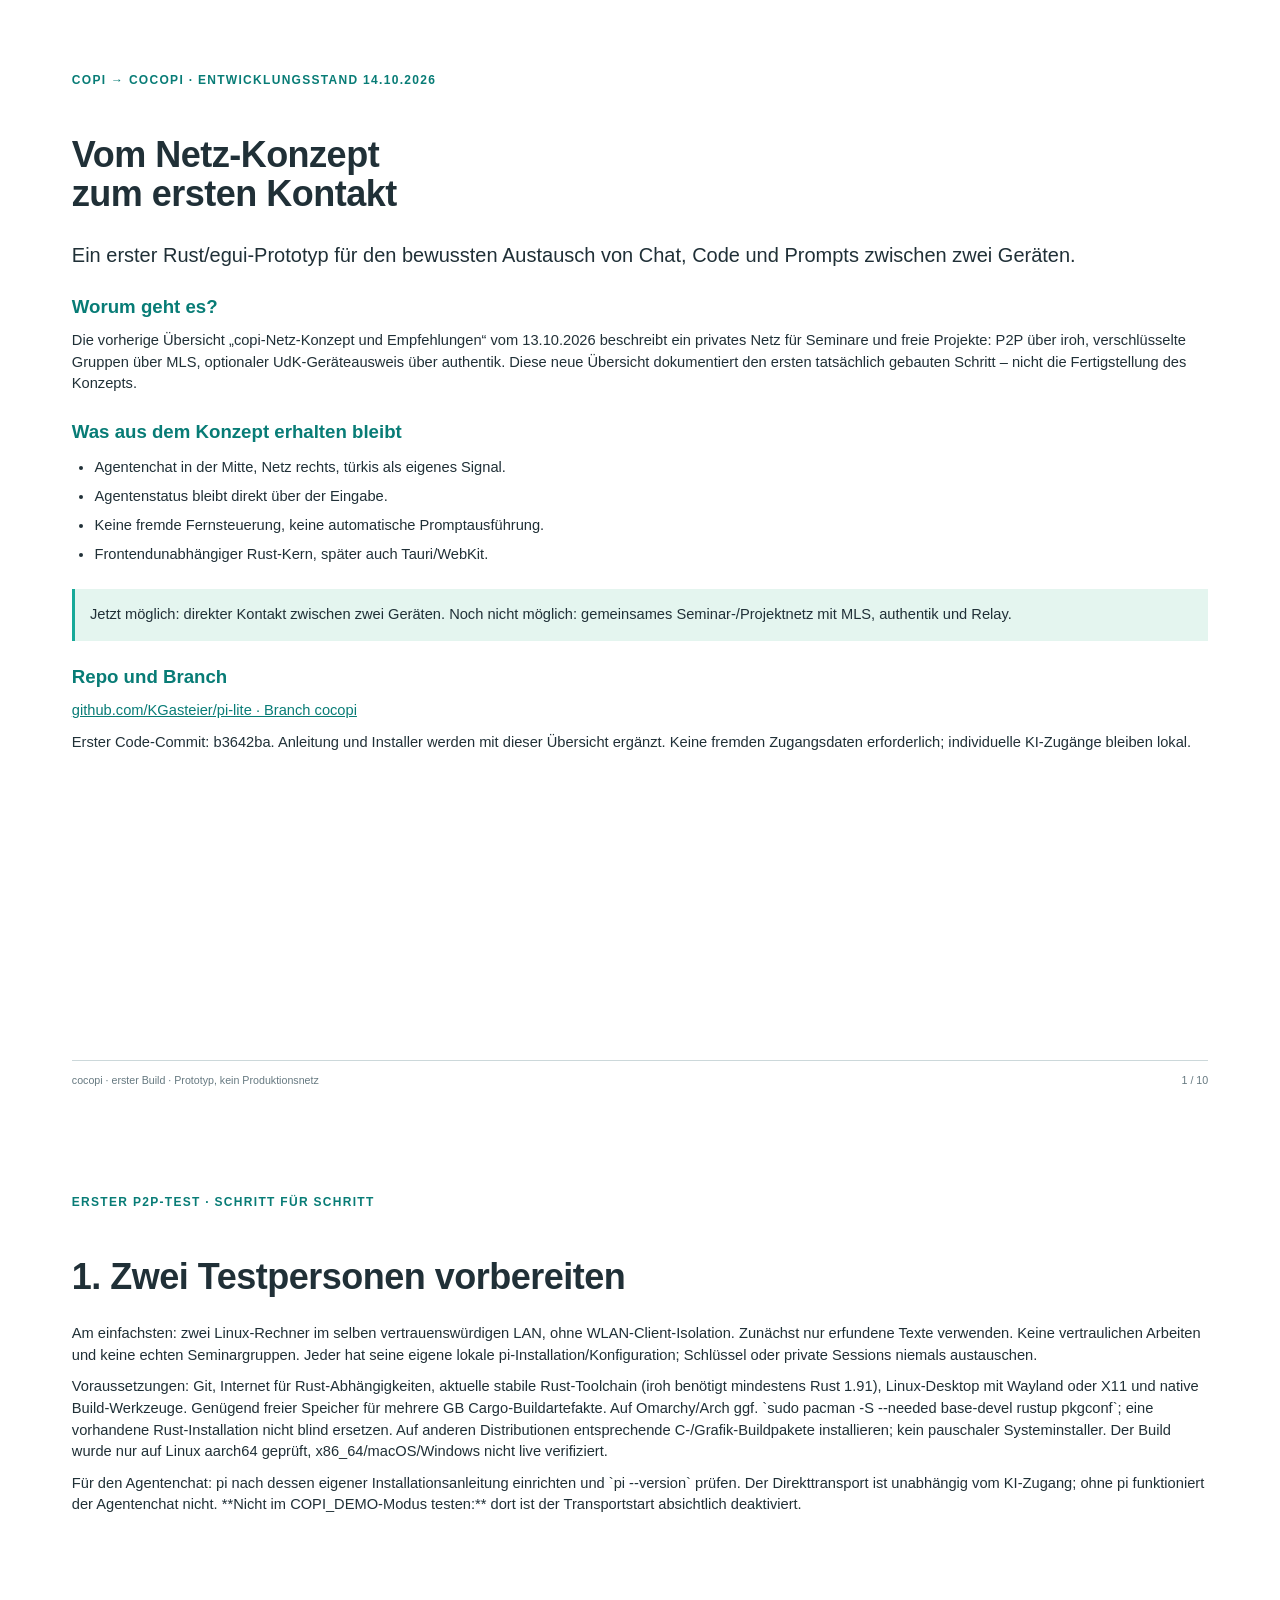
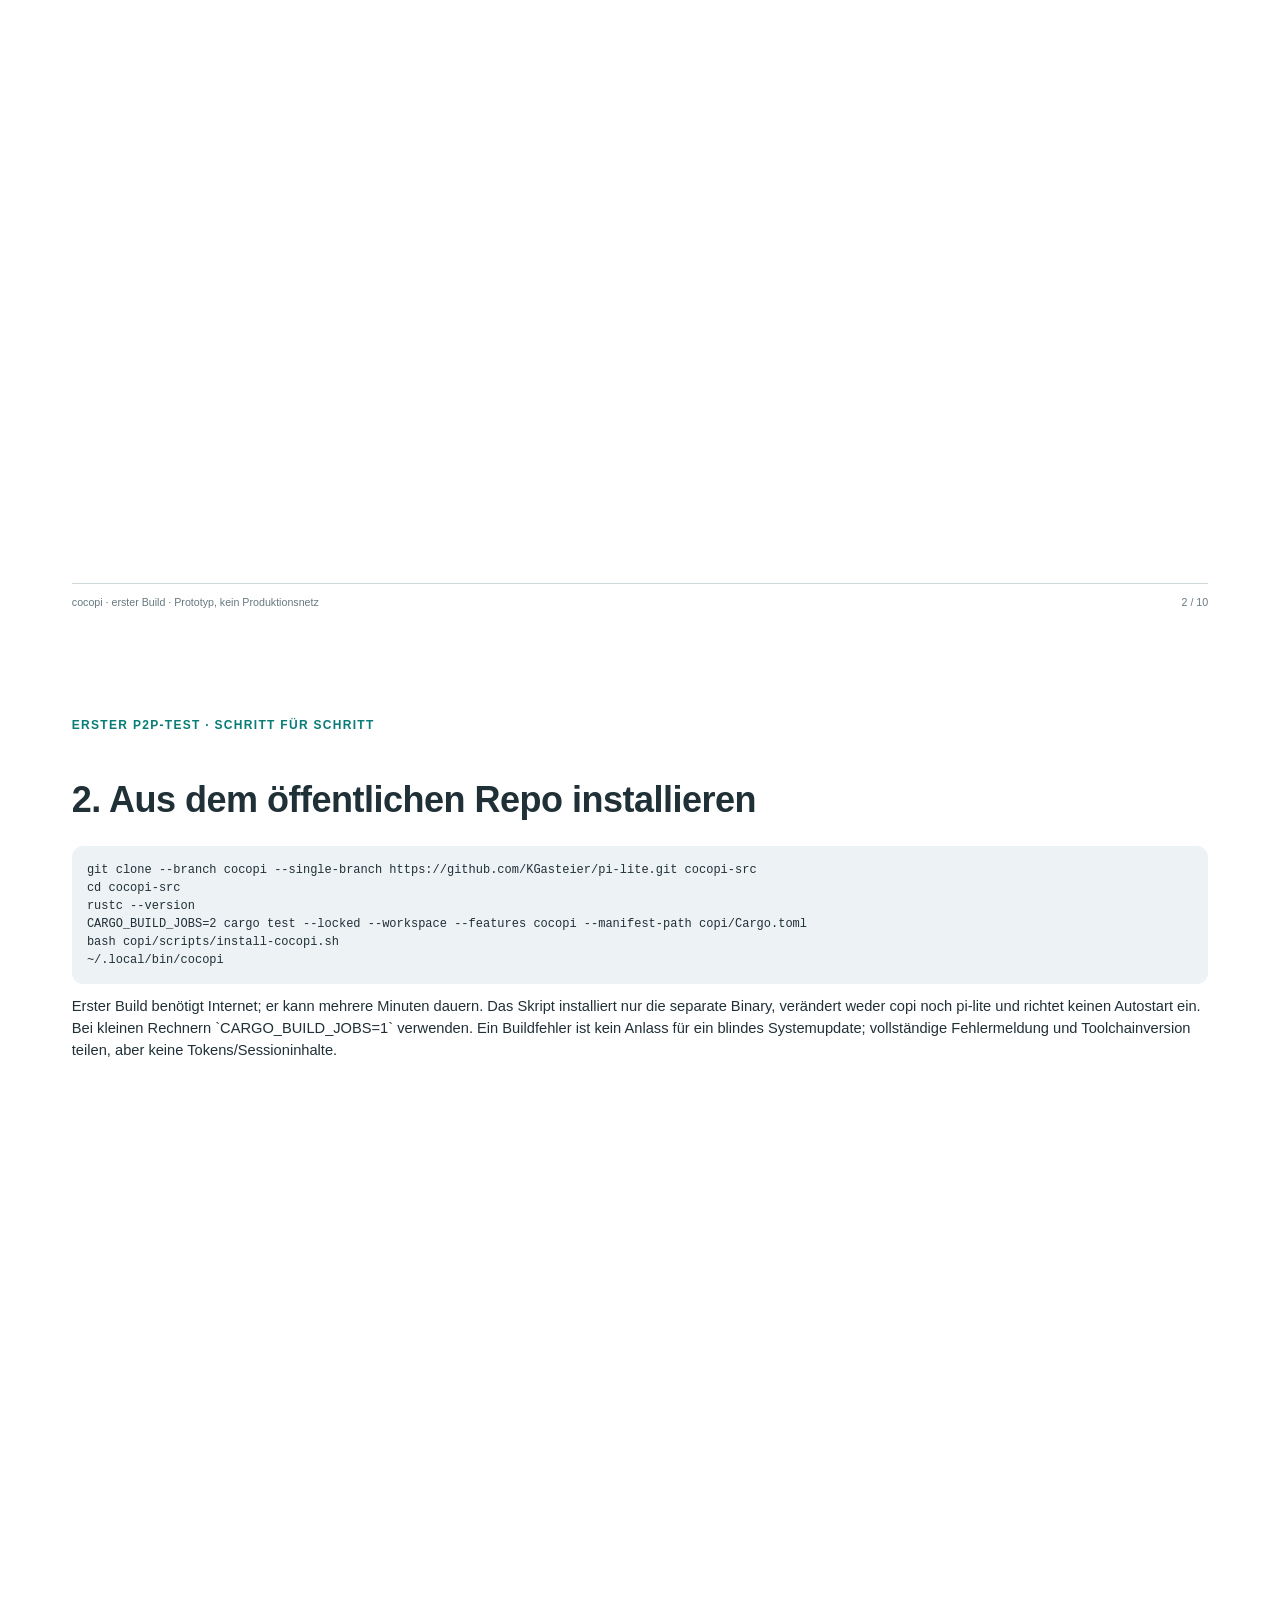
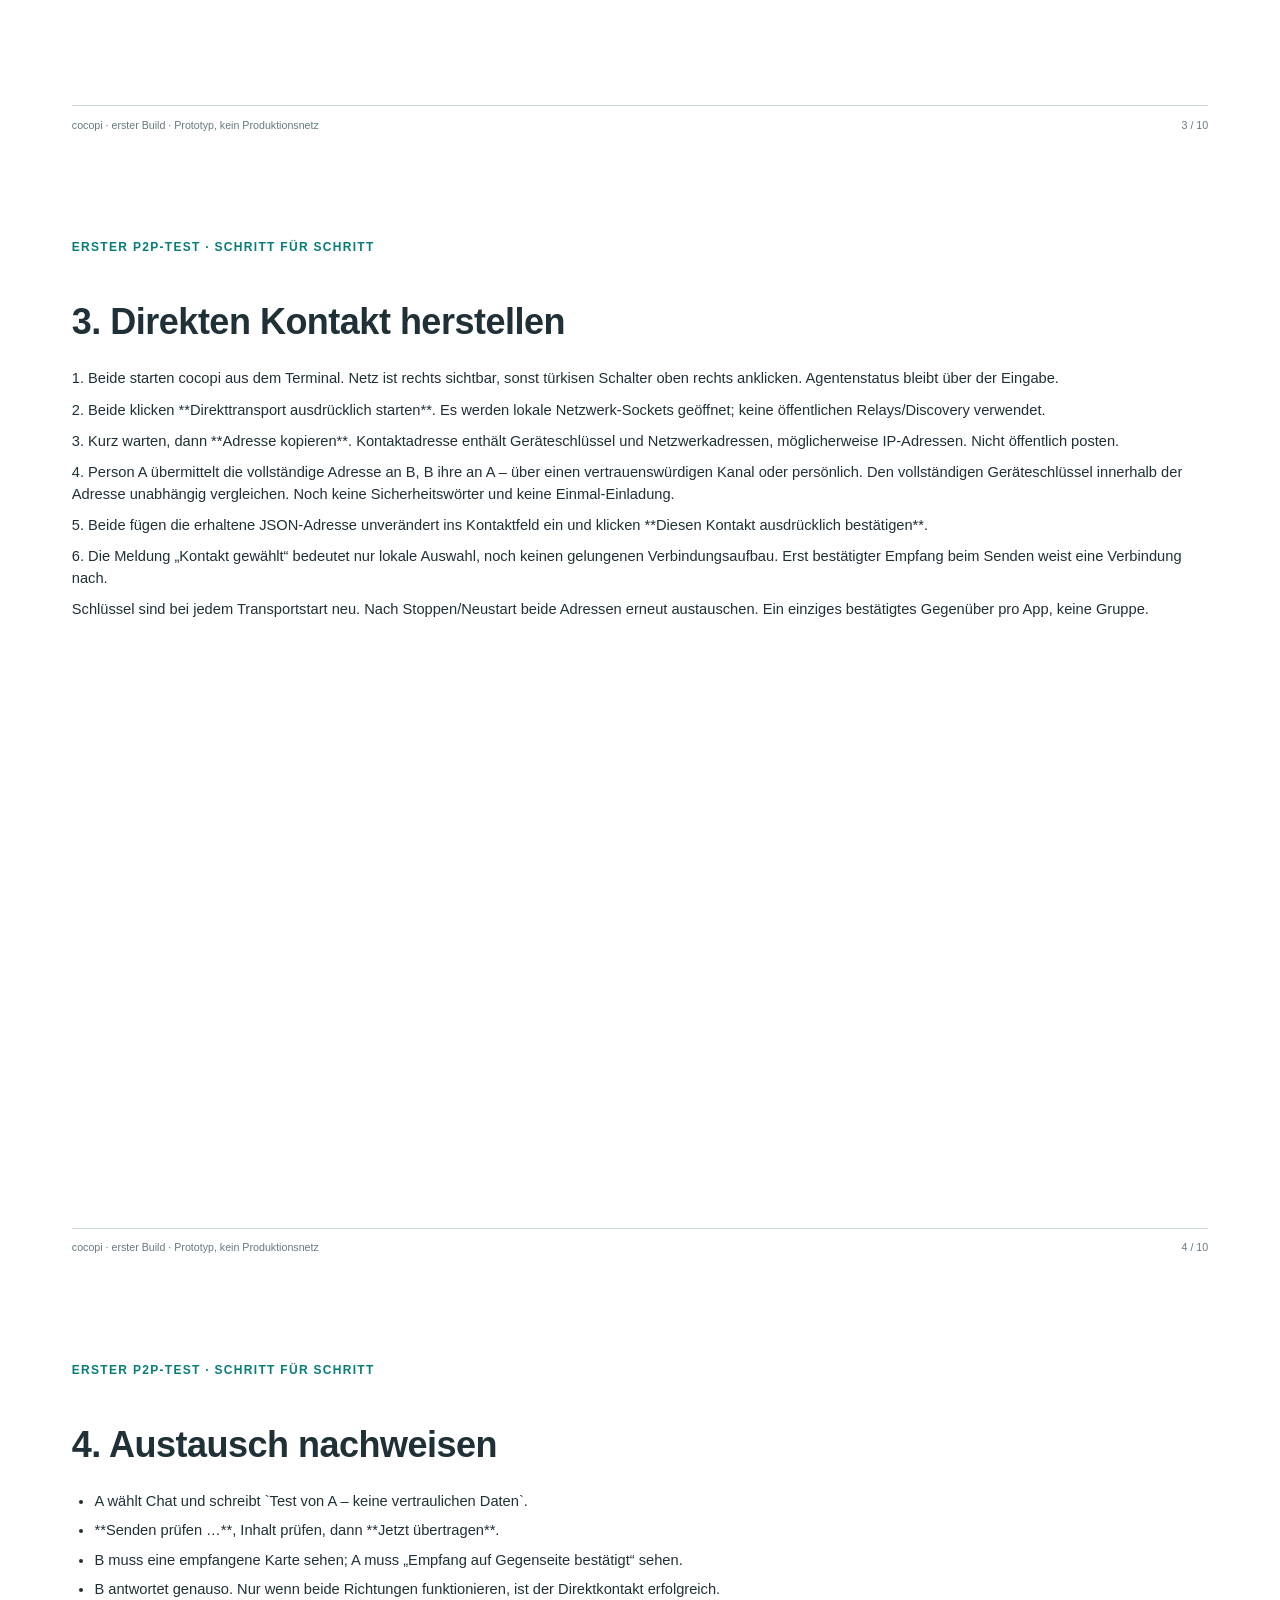
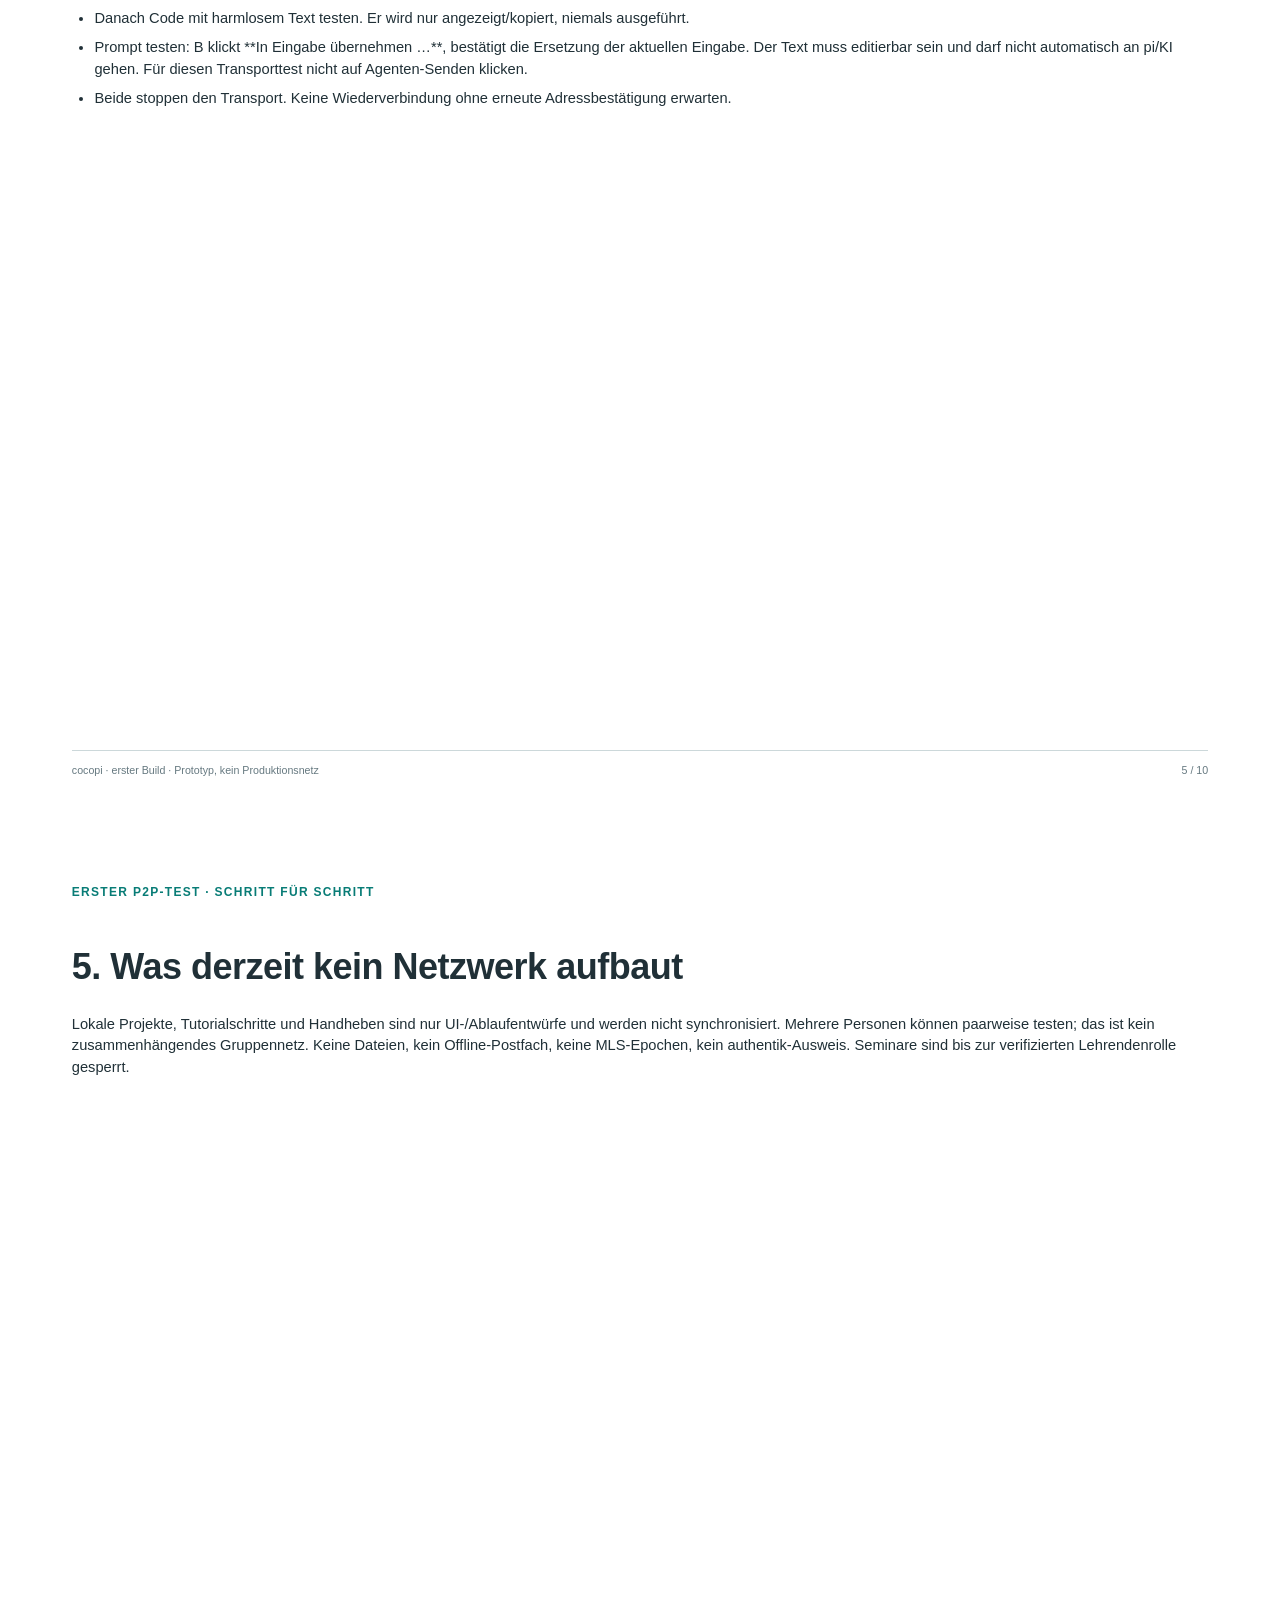
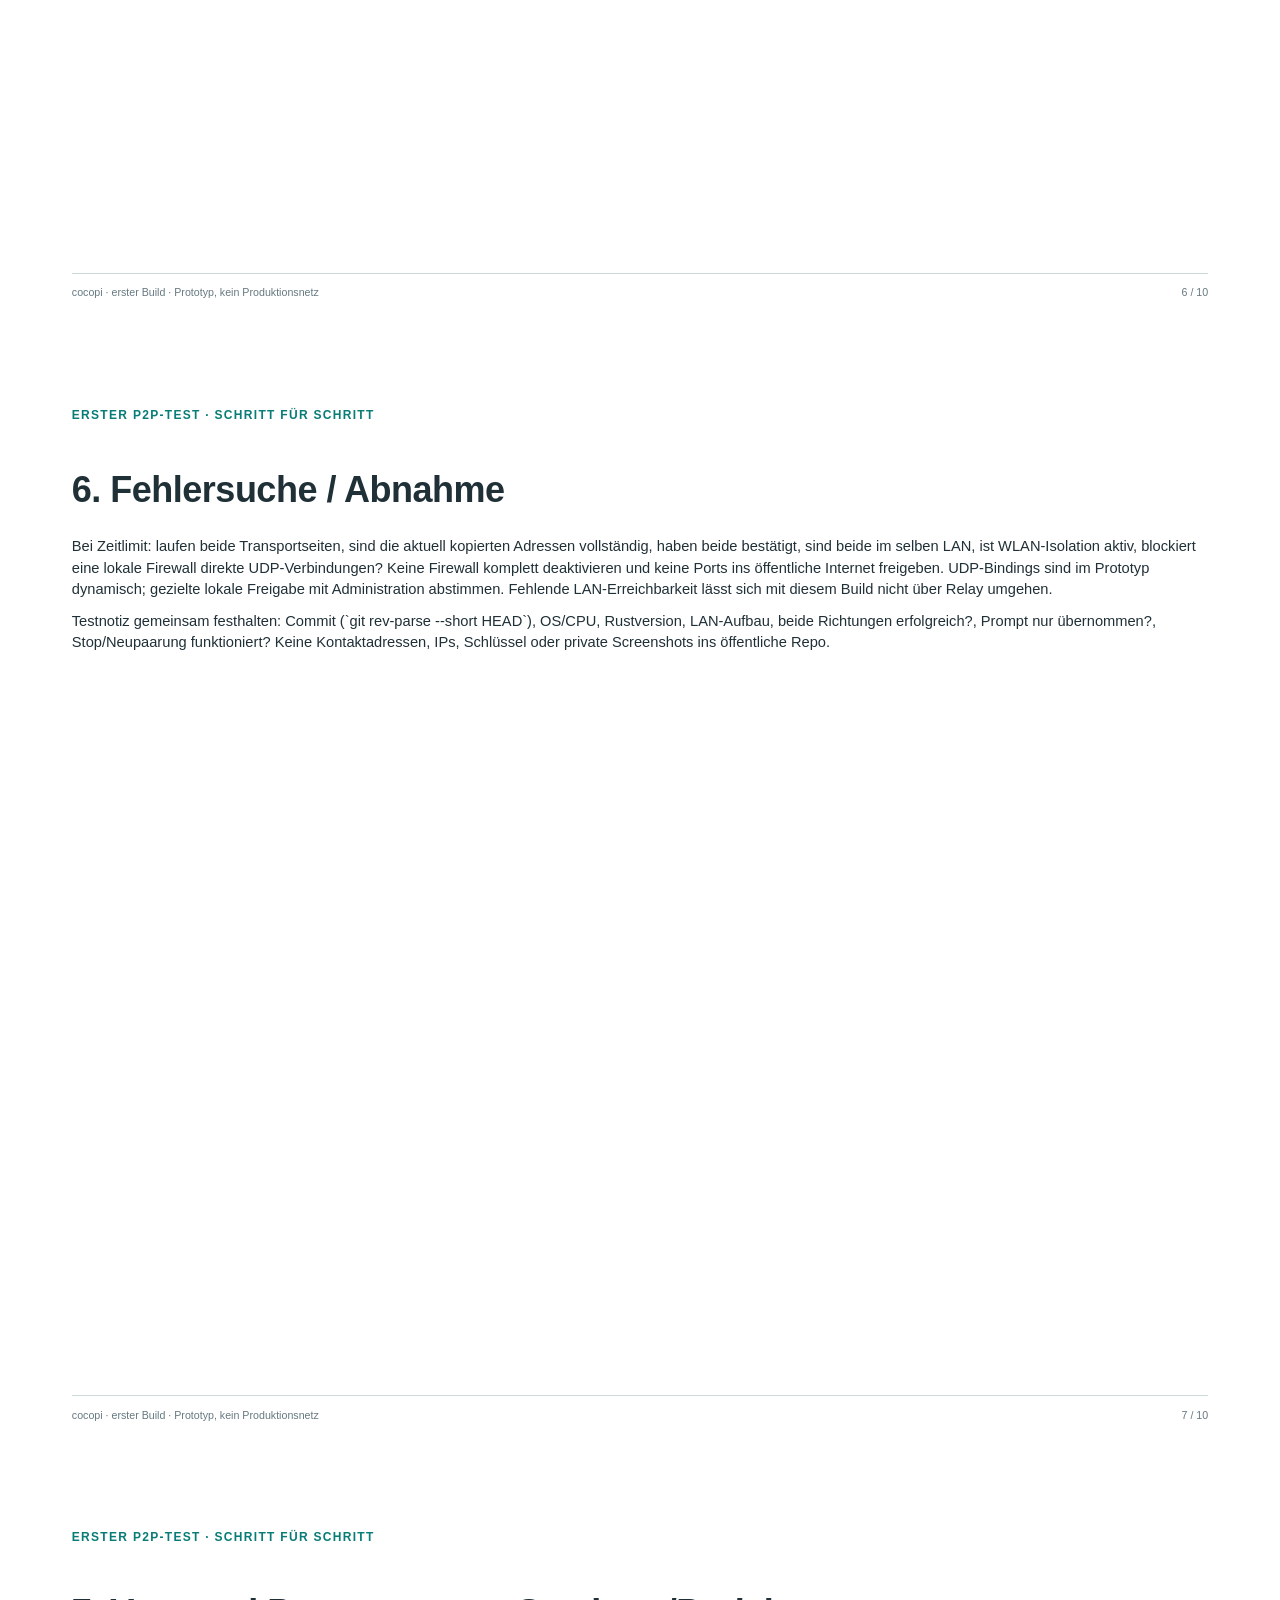
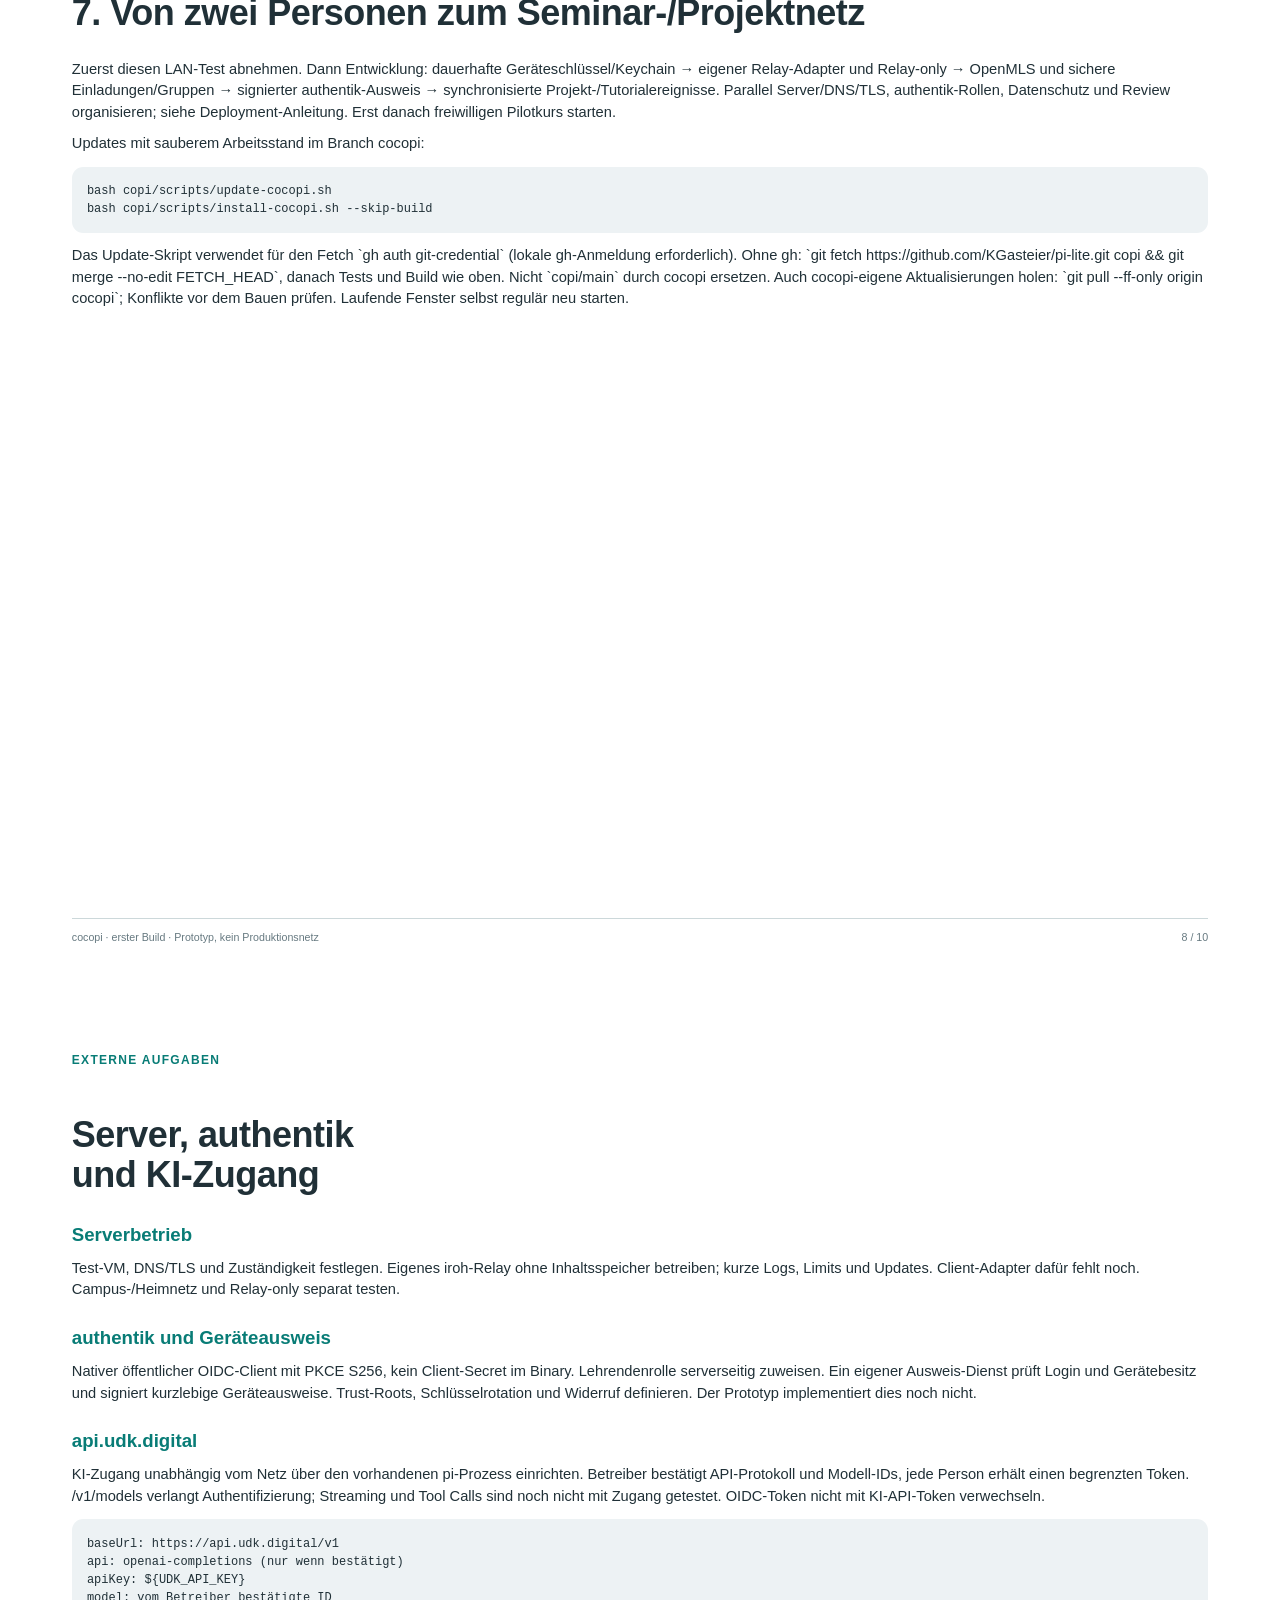
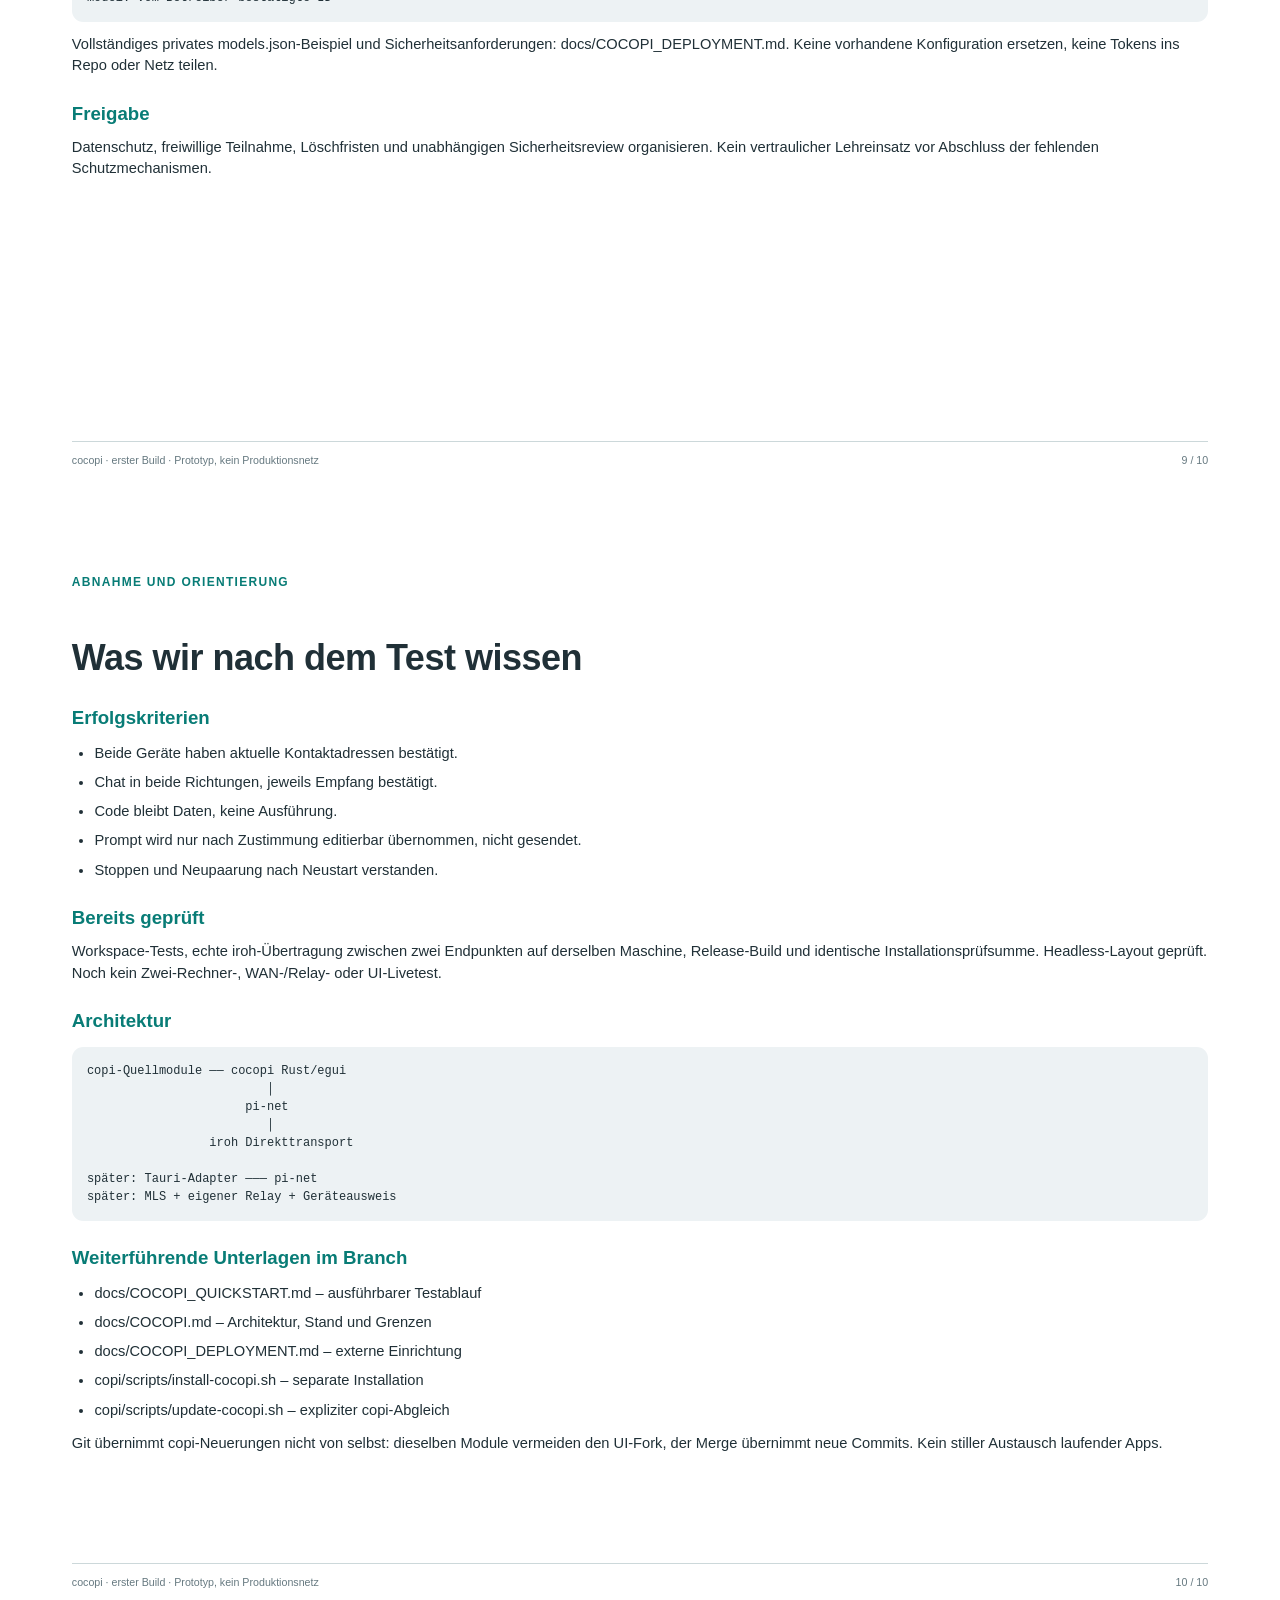
<file: docs/cocopi-first-build.html>
<!doctype html><html lang="de"><meta charset="utf-8"><title>cocopi – erster Build und P2P-Test</title><style>@page{size:A4;margin:0}*{box-sizing:border-box}body{margin:0;color:#203037;font:11pt/1.48 sans-serif}section{height:297mm;padding:19mm 19mm 17mm;page-break-after:always;position:relative}section:last-child{page-break-after:auto}h1{font-size:27pt;line-height:1.1;letter-spacing:-.5px;margin:12mm 0 7mm}h2{font-size:14pt;margin:6mm 0 2mm;color:#087c76}p{margin:2.5mm 0}ul{padding-left:6mm;margin:3mm 0}li{margin:2mm 0}.eyebrow{font-size:9pt;letter-spacing:1.3px;color:#087c76;font-weight:600}.lead{font-size:15pt}.notice{background:#e4f5ef;border-left:3px solid #18a999;padding:4mm;margin:6mm 0}pre{font:9pt/1.5 monospace;white-space:pre-wrap;overflow-wrap:anywhere;background:#edf2f4;padding:4mm;border-radius:3mm}a{color:#087c76}footer{position:absolute;bottom:9mm;left:19mm;right:19mm;border-top:1px solid #ccd8da;padding-top:3mm;color:#667980;font-size:8pt;display:flex;justify-content:space-between}</style><section><div class="eyebrow">COPI → COCOPI · ENTWICKLUNGSSTAND 14.10.2026</div><h1>Vom Netz-Konzept<br>zum ersten Kontakt</h1><p class="lead">Ein erster Rust/egui-Prototyp für den bewussten Austausch von Chat, Code und Prompts zwischen zwei Geräten.</p><h2>Worum geht es?</h2><p>Die vorherige Übersicht „copi-Netz-Konzept und Empfehlungen“ vom 13.10.2026 beschreibt ein privates Netz für Seminare und freie Projekte: P2P über iroh, verschlüsselte Gruppen über MLS, optionaler UdK-Geräteausweis über authentik. Diese neue Übersicht dokumentiert den ersten tatsächlich gebauten Schritt – nicht die Fertigstellung des Konzepts.</p><h2>Was aus dem Konzept erhalten bleibt</h2><ul><li>Agentenchat in der Mitte, Netz rechts, türkis als eigenes Signal.</li><li>Agentenstatus bleibt direkt über der Eingabe.</li><li>Keine fremde Fernsteuerung, keine automatische Promptausführung.</li><li>Frontendunabhängiger Rust-Kern, später auch Tauri/WebKit.</li></ul><div class="notice">Jetzt möglich: direkter Kontakt zwischen zwei Geräten. Noch nicht möglich: gemeinsames Seminar-/Projektnetz mit MLS, authentik und Relay.</div><h2>Repo und Branch</h2><p><a href="https://github.com/KGasteier/pi-lite/tree/cocopi">github.com/KGasteier/pi-lite · Branch cocopi</a></p><p>Erster Code-Commit: b3642ba. Anleitung und Installer werden mit dieser Übersicht ergänzt. Keine fremden Zugangsdaten erforderlich; individuelle KI-Zugänge bleiben lokal.</p><footer><span>cocopi · erster Build · Prototyp, kein Produktionsnetz</span><span>1 / 10</span></footer></section><section><div class="eyebrow">ERSTER P2P-TEST · SCHRITT FÜR SCHRITT</div><h1>1. Zwei Testpersonen vorbereiten</h1><p>Am einfachsten: zwei Linux-Rechner im selben vertrauenswürdigen LAN, ohne WLAN-Client-Isolation. Zunächst nur erfundene Texte verwenden. Keine vertraulichen Arbeiten und keine echten Seminargruppen. Jeder hat seine eigene lokale pi-Installation/Konfiguration; Schlüssel oder private Sessions niemals austauschen.</p><p>Voraussetzungen: Git, Internet für Rust-Abhängigkeiten, aktuelle stabile Rust-Toolchain (iroh benötigt mindestens Rust 1.91), Linux-Desktop mit Wayland oder X11 und native Build-Werkzeuge. Genügend freier Speicher für mehrere GB Cargo-Buildartefakte. Auf Omarchy/Arch ggf. `sudo pacman -S --needed base-devel rustup pkgconf`; eine vorhandene Rust-Installation nicht blind ersetzen. Auf anderen Distributionen entsprechende C-/Grafik-Buildpakete installieren; kein pauschaler Systeminstaller. Der Build wurde nur auf Linux aarch64 geprüft, x86_64/macOS/Windows nicht live verifiziert.</p><p>Für den Agentenchat: pi nach dessen eigener Installationsanleitung einrichten und `pi --version` prüfen. Der Direkttransport ist unabhängig vom KI-Zugang; ohne pi funktioniert der Agentenchat nicht. **Nicht im COPI_DEMO-Modus testen:** dort ist der Transportstart absichtlich deaktiviert.</p><footer><span>cocopi · erster Build · Prototyp, kein Produktionsnetz</span><span>2 / 10</span></footer></section><section><div class="eyebrow">ERSTER P2P-TEST · SCHRITT FÜR SCHRITT</div><h1>2. Aus dem öffentlichen Repo installieren</h1><pre><code>git clone --branch cocopi --single-branch https://github.com/KGasteier/pi-lite.git cocopi-src
cd cocopi-src
rustc --version
CARGO_BUILD_JOBS=2 cargo test --locked --workspace --features cocopi --manifest-path copi/Cargo.toml
bash copi/scripts/install-cocopi.sh
~/.local/bin/cocopi
</code></pre><p>Erster Build benötigt Internet; er kann mehrere Minuten dauern. Das Skript installiert nur die separate Binary, verändert weder copi noch pi-lite und richtet keinen Autostart ein. Bei kleinen Rechnern `CARGO_BUILD_JOBS=1` verwenden. Ein Buildfehler ist kein Anlass für ein blindes Systemupdate; vollständige Fehlermeldung und Toolchainversion teilen, aber keine Tokens/Sessioninhalte.</p><footer><span>cocopi · erster Build · Prototyp, kein Produktionsnetz</span><span>3 / 10</span></footer></section><section><div class="eyebrow">ERSTER P2P-TEST · SCHRITT FÜR SCHRITT</div><h1>3. Direkten Kontakt herstellen</h1><p>1. Beide starten cocopi aus dem Terminal. Netz ist rechts sichtbar, sonst türkisen Schalter oben rechts anklicken. Agentenstatus bleibt über der Eingabe.</p><p>2. Beide klicken **Direkttransport ausdrücklich starten**. Es werden lokale Netzwerk-Sockets geöffnet; keine öffentlichen Relays/Discovery verwendet.</p><p>3. Kurz warten, dann **Adresse kopieren**. Kontaktadresse enthält Geräteschlüssel und Netzwerkadressen, möglicherweise IP-Adressen. Nicht öffentlich posten.</p><p>4. Person A übermittelt die vollständige Adresse an B, B ihre an A – über einen vertrauenswürdigen Kanal oder persönlich. Den vollständigen Geräteschlüssel innerhalb der Adresse unabhängig vergleichen. Noch keine Sicherheitswörter und keine Einmal-Einladung.</p><p>5. Beide fügen die erhaltene JSON-Adresse unverändert ins Kontaktfeld ein und klicken **Diesen Kontakt ausdrücklich bestätigen**.</p><p>6. Die Meldung „Kontakt gewählt“ bedeutet nur lokale Auswahl, noch keinen gelungenen Verbindungsaufbau. Erst bestätigter Empfang beim Senden weist eine Verbindung nach.</p><p>Schlüssel sind bei jedem Transportstart neu. Nach Stoppen/Neustart beide Adressen erneut austauschen. Ein einziges bestätigtes Gegenüber pro App, keine Gruppe.</p><footer><span>cocopi · erster Build · Prototyp, kein Produktionsnetz</span><span>4 / 10</span></footer></section><section><div class="eyebrow">ERSTER P2P-TEST · SCHRITT FÜR SCHRITT</div><h1>4. Austausch nachweisen</h1><ul><li>A wählt Chat und schreibt `Test von A – keine vertraulichen Daten`.</li><li>**Senden prüfen …**, Inhalt prüfen, dann **Jetzt übertragen**.</li><li>B muss eine empfangene Karte sehen; A muss „Empfang auf Gegenseite bestätigt“ sehen.</li><li>B antwortet genauso. Nur wenn beide Richtungen funktionieren, ist der Direktkontakt erfolgreich.</li><li>Danach Code mit harmlosem Text testen. Er wird nur angezeigt/kopiert, niemals ausgeführt.</li><li>Prompt testen: B klickt **In Eingabe übernehmen …**, bestätigt die Ersetzung der aktuellen Eingabe. Der Text muss editierbar sein und darf nicht automatisch an pi/KI gehen. Für diesen Transporttest nicht auf Agenten-Senden klicken.</li><li>Beide stoppen den Transport. Keine Wiederverbindung ohne erneute Adressbestätigung erwarten.</li></ul><footer><span>cocopi · erster Build · Prototyp, kein Produktionsnetz</span><span>5 / 10</span></footer></section><section><div class="eyebrow">ERSTER P2P-TEST · SCHRITT FÜR SCHRITT</div><h1>5. Was derzeit kein Netzwerk aufbaut</h1><p>Lokale Projekte, Tutorialschritte und Handheben sind nur UI-/Ablaufentwürfe und werden nicht synchronisiert. Mehrere Personen können paarweise testen; das ist kein zusammenhängendes Gruppennetz. Keine Dateien, kein Offline-Postfach, keine MLS-Epochen, kein authentik-Ausweis. Seminare sind bis zur verifizierten Lehrendenrolle gesperrt.</p><footer><span>cocopi · erster Build · Prototyp, kein Produktionsnetz</span><span>6 / 10</span></footer></section><section><div class="eyebrow">ERSTER P2P-TEST · SCHRITT FÜR SCHRITT</div><h1>6. Fehlersuche / Abnahme</h1><p>Bei Zeitlimit: laufen beide Transportseiten, sind die aktuell kopierten Adressen vollständig, haben beide bestätigt, sind beide im selben LAN, ist WLAN-Isolation aktiv, blockiert eine lokale Firewall direkte UDP-Verbindungen? Keine Firewall komplett deaktivieren und keine Ports ins öffentliche Internet freigeben. UDP-Bindings sind im Prototyp dynamisch; gezielte lokale Freigabe mit Administration abstimmen. Fehlende LAN-Erreichbarkeit lässt sich mit diesem Build nicht über Relay umgehen.</p><p>Testnotiz gemeinsam festhalten: Commit (`git rev-parse --short HEAD`), OS/CPU, Rustversion, LAN-Aufbau, beide Richtungen erfolgreich?, Prompt nur übernommen?, Stop/Neupaarung funktioniert? Keine Kontaktadressen, IPs, Schlüssel oder private Screenshots ins öffentliche Repo.</p><footer><span>cocopi · erster Build · Prototyp, kein Produktionsnetz</span><span>7 / 10</span></footer></section><section><div class="eyebrow">ERSTER P2P-TEST · SCHRITT FÜR SCHRITT</div><h1>7. Von zwei Personen zum Seminar-/Projektnetz</h1><p>Zuerst diesen LAN-Test abnehmen. Dann Entwicklung: dauerhafte Geräteschlüssel/Keychain → eigener Relay-Adapter und Relay-only → OpenMLS und sichere Einladungen/Gruppen → signierter authentik-Ausweis → synchronisierte Projekt-/Tutorialereignisse. Parallel Server/DNS/TLS, authentik-Rollen, Datenschutz und Review organisieren; siehe Deployment-Anleitung. Erst danach freiwilligen Pilotkurs starten.</p><p>Updates mit sauberem Arbeitsstand im Branch cocopi:</p><pre><code>bash copi/scripts/update-cocopi.sh
bash copi/scripts/install-cocopi.sh --skip-build
</code></pre><p>Das Update-Skript verwendet für den Fetch `gh auth git-credential` (lokale gh-Anmeldung erforderlich). Ohne gh: `git fetch https://github.com/KGasteier/pi-lite.git copi &amp;&amp; git merge --no-edit FETCH_HEAD`, danach Tests und Build wie oben. Nicht `copi/main` durch cocopi ersetzen. Auch cocopi-eigene Aktualisierungen holen: `git pull --ff-only origin cocopi`; Konflikte vor dem Bauen prüfen. Laufende Fenster selbst regulär neu starten.</p><footer><span>cocopi · erster Build · Prototyp, kein Produktionsnetz</span><span>8 / 10</span></footer></section><section><div class="eyebrow">EXTERNE AUFGABEN</div><h1>Server, authentik<br>und KI-Zugang</h1><h2>Serverbetrieb</h2><p>Test-VM, DNS/TLS und Zuständigkeit festlegen. Eigenes iroh-Relay ohne Inhaltsspeicher betreiben; kurze Logs, Limits und Updates. Client-Adapter dafür fehlt noch. Campus-/Heimnetz und Relay-only separat testen.</p><h2>authentik und Geräteausweis</h2><p>Nativer öffentlicher OIDC-Client mit PKCE S256, kein Client-Secret im Binary. Lehrendenrolle serverseitig zuweisen. Ein eigener Ausweis-Dienst prüft Login und Gerätebesitz und signiert kurzlebige Geräteausweise. Trust-Roots, Schlüsselrotation und Widerruf definieren. Der Prototyp implementiert dies noch nicht.</p><h2>api.udk.digital</h2><p>KI-Zugang unabhängig vom Netz über den vorhandenen pi-Prozess einrichten. Betreiber bestätigt API-Protokoll und Modell-IDs, jede Person erhält einen begrenzten Token. /v1/models verlangt Authentifizierung; Streaming und Tool Calls sind noch nicht mit Zugang getestet. OIDC-Token nicht mit KI-API-Token verwechseln.</p><pre><code>baseUrl: https://api.udk.digital/v1
api: openai-completions (nur wenn bestätigt)
apiKey: ${UDK_API_KEY}
model: vom Betreiber bestätigte ID</code></pre><p>Vollständiges privates models.json-Beispiel und Sicherheitsanforderungen: docs/COCOPI_DEPLOYMENT.md. Keine vorhandene Konfiguration ersetzen, keine Tokens ins Repo oder Netz teilen.</p><h2>Freigabe</h2><p>Datenschutz, freiwillige Teilnahme, Löschfristen und unabhängigen Sicherheitsreview organisieren. Kein vertraulicher Lehreinsatz vor Abschluss der fehlenden Schutzmechanismen.</p><footer><span>cocopi · erster Build · Prototyp, kein Produktionsnetz</span><span>9 / 10</span></footer></section><section><div class="eyebrow">ABNAHME UND ORIENTIERUNG</div><h1>Was wir nach dem Test wissen</h1><h2>Erfolgskriterien</h2><ul><li>Beide Geräte haben aktuelle Kontaktadressen bestätigt.</li><li>Chat in beide Richtungen, jeweils Empfang bestätigt.</li><li>Code bleibt Daten, keine Ausführung.</li><li>Prompt wird nur nach Zustimmung editierbar übernommen, nicht gesendet.</li><li>Stoppen und Neupaarung nach Neustart verstanden.</li></ul><h2>Bereits geprüft</h2><p>Workspace-Tests, echte iroh-Übertragung zwischen zwei Endpunkten auf derselben Maschine, Release-Build und identische Installationsprüfsumme. Headless-Layout geprüft. Noch kein Zwei-Rechner-, WAN-/Relay- oder UI-Livetest.</p><h2>Architektur</h2><pre><code>copi-Quellmodule ── cocopi Rust/egui
                         │
                      pi-net
                         │
                 iroh Direkttransport

später: Tauri-Adapter ─── pi-net
später: MLS + eigener Relay + Geräteausweis</code></pre><h2>Weiterführende Unterlagen im Branch</h2><ul><li>docs/COCOPI_QUICKSTART.md – ausführbarer Testablauf</li><li>docs/COCOPI.md – Architektur, Stand und Grenzen</li><li>docs/COCOPI_DEPLOYMENT.md – externe Einrichtung</li><li>copi/scripts/install-cocopi.sh – separate Installation</li><li>copi/scripts/update-cocopi.sh – expliziter copi-Abgleich</li></ul><p>Git übernimmt copi-Neuerungen nicht von selbst: dieselben Module vermeiden den UI-Fork, der Merge übernimmt neue Commits. Kein stiller Austausch laufender Apps.</p><footer><span>cocopi · erster Build · Prototyp, kein Produktionsnetz</span><span>10 / 10</span></footer></section></html>
</file>
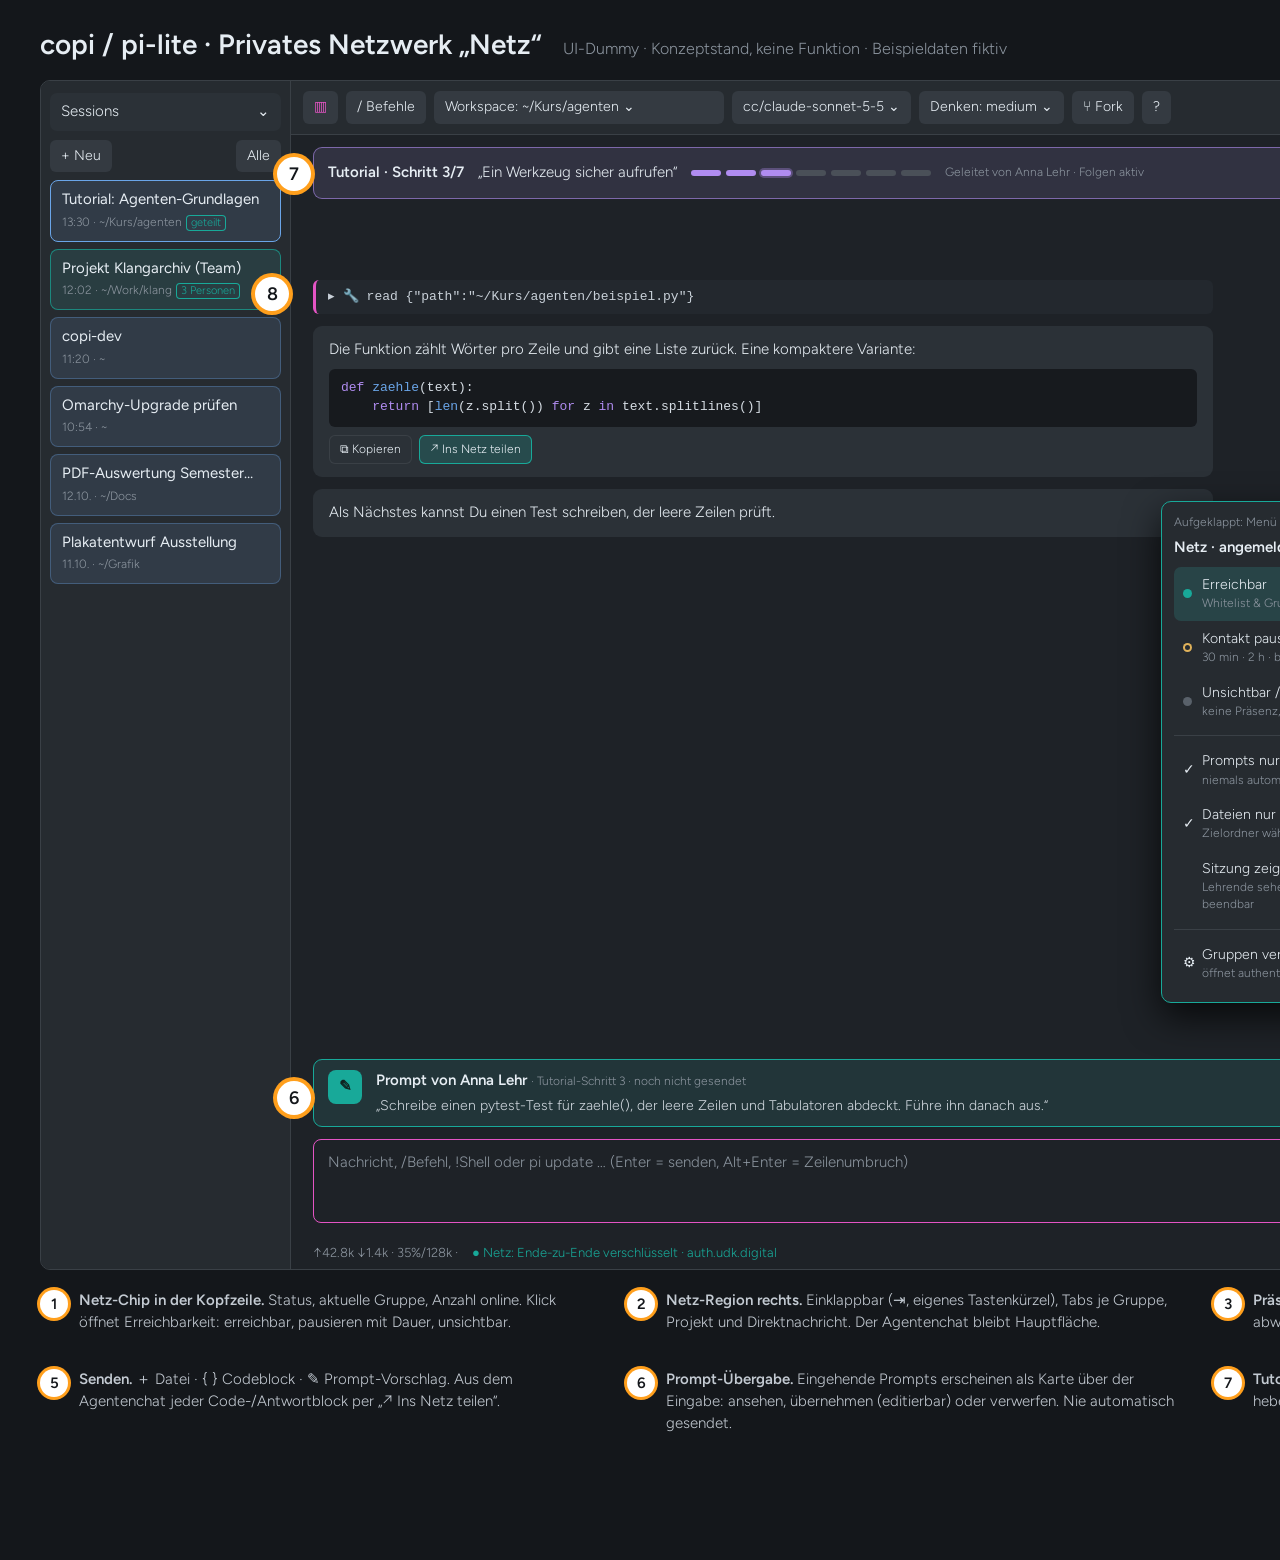
<file: docs/concepts/collab-mockup.html>
<!doctype html>
<html lang="de"><head><meta charset="utf-8">
<title>copi/pi-lite – Netzwerk-Dummy</title>
<style>
@font-face { font-family:Figtree; font-weight:300; src:url(../../copi/app/assets/fonts/Figtree-Light.ttf); }
@font-face { font-family:Figtree; font-weight:400; src:url(../../copi/app/assets/fonts/Figtree-Regular.ttf); }
@font-face { font-family:Figtree; font-weight:600; src:url(../../copi/app/assets/fonts/Figtree-SemiBold.ttf); }
:root { --bg:#1e2227; --panel:#262b30; --card:#2b3137; --fg:#e6edf3; --dim:#8b949e; --acc:#e454c4; --ok:#18a999; --err:#ef476f;
  --blue:#6aa5e8; --green:#5ec2a0; --yellow:#e0b25a; --violet:#b08cf0; --orange:#e68f6e; --border:#3a4046; --net:#18a999; }
* { box-sizing:border-box; }
body { margin:0; width:2400px; height:1560px; background:#14171b; font:300 15px/1.45 Figtree, sans-serif; color:var(--fg); }
.title { position:absolute; left:40px; top:24px; font-size:28px; font-weight:600; }
.title small { font-size:16px; font-weight:300; color:var(--dim); margin-left:14px; }
.win { position:absolute; left:40px; top:80px; width:2320px; height:1190px; background:var(--bg); border:1px solid var(--border); border-radius:10px; overflow:hidden; display:flex; }
/* Sidebar */
.side { width:250px; background:var(--panel); border-right:1px solid var(--border); padding:12px 9px; flex:none; }
.pick { background:var(--card); border-radius:7px; padding:8px 11px; display:flex; justify-content:space-between; margin-bottom:9px; }
.row { display:flex; gap:7px; align-items:center; }
.btn { background:#343a41; color:var(--fg); border-radius:6px; padding:6px 11px; font-size:14px; white-space:nowrap; }
.btn.acc { background:var(--acc); color:#fff; font-weight:600; }
.btn.net { background:color-mix(in srgb, var(--net) 22%, #2b3137); box-shadow:inset 0 0 0 1px var(--net); }
.btn.ghost { background:transparent; box-shadow:inset 0 0 0 1px var(--border); }
.sess { background:color-mix(in srgb, var(--blue) 9%, #2b3137); border:1px solid color-mix(in srgb, var(--blue) 32%, transparent); border-radius:8px; padding:8px 11px; margin:7px 0; }
.sess b { font-weight:400; display:block; white-space:nowrap; overflow:hidden; text-overflow:ellipsis; }
.sess small { color:var(--dim); font-size:12px; }
.sess.on { border-color:var(--blue); }
.sess.shared { border-color:color-mix(in srgb, var(--net) 70%, transparent); background:color-mix(in srgb, var(--net) 10%, #2b3137); }
.tag { display:inline-block; font-size:11px; border-radius:4px; padding:0 5px; margin-left:4px; }
.tag.net { color:var(--net); box-shadow:inset 0 0 0 1px var(--net); }
/* Main */
.main { flex:1; display:flex; flex-direction:column; min-width:0; }
.head { height:54px; display:flex; align-items:center; gap:8px; padding:0 12px; background:var(--panel); border-bottom:1px solid var(--border); }
.status { margin-left:auto; display:flex; align-items:center; gap:8px; }
.prog { display:flex; width:152px; background:var(--acc); color:var(--bg); border-radius:6px; font-size:13px; font-weight:600; }
.prog span { width:50%; text-align:center; padding:3px 0; }
.prog span+span { border-left:1px solid #1e222744; }
.netchip { display:flex; align-items:center; gap:7px; border-radius:6px; padding:5px 11px; background:color-mix(in srgb, var(--net) 18%, #2b3137); box-shadow:inset 0 0 0 1px var(--net); font-size:14px; }
.dot { width:9px; height:9px; border-radius:50%; background:var(--ok); display:inline-block; flex:none; }
.dot.away { background:var(--yellow); } .dot.off { background:#59616a; } .dot.pause { background:transparent; box-shadow:inset 0 0 0 2px var(--yellow); }
.content { flex:1; display:flex; min-height:0; }
.log { flex:1; padding:18px 22px; overflow:hidden; display:flex; flex-direction:column; gap:12px; min-width:0; }
.msg { background:var(--card); border-radius:9px; padding:13px 16px; max-width:900px; }
.msg.user { align-self:flex-end; border:1px solid var(--acc); background:color-mix(in srgb, var(--acc) 12%, #2b3137); }
.tool { font:13px/1.4 ui-monospace, monospace; color:#c8d0d8; background:#23282e; border-left:3px solid var(--acc); border-radius:6px; padding:8px 12px; max-width:900px; }
pre { margin:8px 0 0; background:#171a1e; border-radius:6px; padding:10px 12px; font:13px/1.45 ui-monospace, monospace; color:#d6dde4; }
.kw { color:var(--violet); } .str { color:var(--green); } .fn { color:var(--blue); }
/* Banner over prompt */
.inbox { margin:0 22px 8px; border:1px solid var(--net); border-radius:9px; background:color-mix(in srgb, var(--net) 10%, #23282e); padding:10px 14px; display:flex; gap:14px; align-items:flex-start; }
.inbox .ic { width:34px; height:34px; border-radius:8px; background:var(--net); color:#0f2420; display:grid; place-items:center; font-weight:600; flex:none; }
.inbox .txt { flex:1; min-width:0; }
.inbox .txt b { font-weight:600; }
.inbox .txt q { display:block; color:#cfd6dd; font-size:14px; margin-top:4px; white-space:nowrap; overflow:hidden; text-overflow:ellipsis; quotes:none; }
.inbox .acts { display:flex; gap:7px; flex:none; }
.inputrow { display:flex; gap:10px; padding:4px 22px 10px; align-items:stretch; }
.input { flex:1; border:1px solid var(--acc); border-radius:8px; padding:12px 14px; color:var(--dim); height:84px; }
.send { width:118px; display:flex; flex-direction:column; gap:7px; }
.send .btn { text-align:center; padding:10px 0; }
.foot { height:32px; padding:0 22px; color:var(--dim); font-size:13px; display:flex; align-items:center; gap:14px; }
/* Network panel */
.netp { width:440px; flex:none; border-left:1px solid var(--border); background:var(--panel); display:flex; flex-direction:column; }
.tabs { display:flex; gap:4px; padding:10px 12px 0; border-bottom:1px solid var(--border); }
.tab { padding:7px 13px; border-radius:7px 7px 0 0; color:var(--dim); font-size:14px; }
.tab.on { color:var(--fg); background:var(--bg); box-shadow:inset 0 2px 0 var(--net); font-weight:600; }
.tab .n { font-size:11px; background:var(--net); color:#0f2420; border-radius:9px; padding:0 6px; margin-left:4px; font-weight:600; }
.space { padding:10px 14px 8px; display:flex; align-items:center; gap:8px; border-bottom:1px solid var(--border); }
.space .pick { flex:1; margin:0; background:var(--bg); }
.people { padding:8px 14px; border-bottom:1px solid var(--border); display:flex; flex-wrap:wrap; gap:6px; }
.chip { display:flex; align-items:center; gap:6px; background:var(--card); border-radius:15px; padding:3px 10px 3px 4px; font-size:13px; }
.av { width:22px; height:22px; border-radius:50%; display:grid; place-items:center; font-size:11px; font-weight:600; color:#14171b; }
.stream { flex:1; padding:10px 14px; display:flex; flex-direction:column; gap:10px; overflow:hidden; }
.nm { font-size:13px; color:var(--dim); display:flex; gap:7px; align-items:center; }
.nm b { color:var(--fg); font-weight:600; }
.bubble { background:var(--card); border-radius:8px; padding:8px 11px; font-size:14px; }
.bubble.me { background:color-mix(in srgb, var(--net) 14%, #2b3137); }
.att { border:1px solid var(--border); border-radius:8px; background:#23282e; padding:9px 11px; font-size:14px; }
.att .h { display:flex; justify-content:space-between; align-items:center; gap:8px; }
.att .h small { color:var(--dim); }
.att .acts { display:flex; gap:6px; margin-top:8px; }
.att .acts .btn { font-size:12px; padding:4px 9px; }
.att.prompt { border-color:var(--acc); background:color-mix(in srgb, var(--acc) 9%, #23282e); }
.att.code pre { margin-top:6px; font-size:12px; }
.note { color:var(--dim); font-size:12px; }
.compose { border-top:1px solid var(--border); padding:10px 14px; display:flex; gap:7px; align-items:center; }
.compose .field { flex:1; background:var(--bg); border-radius:7px; padding:9px 11px; color:var(--dim); font-size:14px; }
.ib { width:32px; height:32px; border-radius:6px; background:#343a41; display:grid; place-items:center; color:var(--fg); font-size:15px; }
/* Teaching strip */
.tut { margin:0 22px; border-radius:9px; background:color-mix(in srgb, var(--violet) 10%, #23282e); border:1px solid color-mix(in srgb, var(--violet) 60%, transparent); padding:9px 14px; display:flex; align-items:center; gap:14px; }
.steps { display:flex; gap:5px; }
.steps i { width:30px; height:6px; border-radius:3px; background:#4a5058; }
.steps i.d { background:var(--violet); } .steps i.c { background:var(--violet); box-shadow:0 0 0 2px #b08cf055; }
/* Overlay dropdown */
.pop { position:absolute; left:1120px; top:420px; width:390px; background:var(--panel); border:1px solid var(--net); border-radius:10px; box-shadow:0 14px 36px #000b; padding:12px; z-index:5; }
.pop h4 { margin:0 0 8px; font-size:15px; font-weight:600; }
.opt { display:flex; align-items:center; gap:10px; padding:8px 9px; border-radius:7px; font-size:14px; }
.opt.on { background:color-mix(in srgb, var(--net) 16%, #2b3137); }
.opt small { color:var(--dim); display:block; font-size:12px; }
.sep { height:1px; background:var(--border); margin:7px 0; }
/* Callouts */
.co { position:absolute; width:34px; height:34px; border-radius:50%; background:#fff; color:#14171b; font:600 18px/34px Figtree; text-align:center; box-shadow:0 0 0 4px #ff9f1c; z-index:9; }
.legend { position:absolute; left:40px; top:1290px; width:2320px; display:grid; grid-template-columns:repeat(4, 1fr); gap:14px 28px; font-size:15px; }
.legend div { display:flex; gap:11px; }
.legend b { font-weight:600; }
.legend .k { flex:none; width:28px; height:28px; border-radius:50%; background:#fff; color:#14171b; font:600 15px/28px Figtree; text-align:center; box-shadow:0 0 0 3px #ff9f1c; }
.legend p { margin:0; color:#c3cad2; }
</style></head><body>
<div class="title">copi / pi-lite · Privates Netzwerk „Netz“ <small>UI-Dummy · Konzeptstand, keine Funktion · Beispieldaten fiktiv</small></div>

<div class="win">
  <div class="side">
    <div class="pick"><span>Sessions</span><span>⌄</span></div>
    <div class="row" style="margin-bottom:8px"><span class="btn">+ Neu</span><span class="btn" style="margin-left:auto">Alle</span></div>
    <div class="sess on"><b>Tutorial: Agenten-Grundlagen</b><small>13:30 · ~/Kurs/agenten</small><span class="tag net">geteilt</span></div>
    <div class="sess shared"><b>Projekt Klangarchiv (Team)</b><small>12:02 · ~/Work/klang</small><span class="tag net">3 Personen</span></div>
    <div class="sess"><b>copi-dev</b><small>11:20 · ~</small></div>
    <div class="sess"><b>Omarchy-Upgrade prüfen</b><small>10:54 · ~</small></div>
    <div class="sess"><b>PDF-Auswertung Semester…</b><small>12.10. · ~/Docs</small></div>
    <div class="sess"><b>Plakatentwurf Ausstellung</b><small>11.10. · ~/Grafik</small></div>
  </div>

  <div class="main">
    <div class="head">
      <span class="btn" style="color:var(--acc)">▥</span><span class="btn">/ Befehle</span>
      <span class="btn" style="width:290px">Workspace: ~/Kurs/agenten ⌄</span>
      <span class="btn">cc/claude-sonnet-5-5 ⌄</span><span class="btn">Denken: medium ⌄</span><span class="btn">⑂ Fork</span><span class="btn">?</span>
      <div class="status">
        <span class="netchip"><span class="dot"></span>Netz · UdK Kurs A · <b style="font-weight:600">7 online</b> ⌄</span>
        <div class="prog"><span>1:16</span><span>≈20%</span></div>
      </div>
    </div>
    <div class="content">
      <div style="flex:1; display:flex; flex-direction:column; min-width:0">
        <div class="tut" style="margin-top:12px">
          <b style="font-weight:600">Tutorial · Schritt 3/7</b><span>„Ein Werkzeug sicher aufrufen“</span>
          <div class="steps"><i class="d"></i><i class="d"></i><i class="c"></i><i></i><i></i><i></i><i></i></div>
          <span class="note">Geleitet von Anna Lehr · Folgen aktiv</span>
          <span style="margin-left:auto" class="btn ghost">Eigenes Tempo</span><span class="btn ghost">Hand heben ✋</span>
        </div>
        <div class="log">
          <div class="msg user">Lies die Datei <code>beispiel.py</code> und erkläre, was die Funktion <code>zaehle</code> macht.</div>
          <div class="tool">▸ 🔧 read {"path":"~/Kurs/agenten/beispiel.py"}</div>
          <div class="msg">Die Funktion zählt Wörter pro Zeile und gibt eine Liste zurück. Eine kompaktere Variante:
<pre><span class="kw">def</span> <span class="fn">zaehle</span>(text):
    <span class="kw">return</span> [<span class="fn">len</span>(z.split()) <span class="kw">for</span> z <span class="kw">in</span> text.splitlines()]</pre>
            <div class="row" style="margin-top:8px"><span class="btn ghost" style="font-size:12px">⧉ Kopieren</span><span class="btn net" style="font-size:12px">↗ Ins Netz teilen</span></div>
          </div>
          <div class="msg">Als Nächstes kannst Du einen Test schreiben, der leere Zeilen prüft.</div>
        </div>
        <div class="inbox">
          <div class="ic">✎</div>
          <div class="txt"><b>Prompt von Anna Lehr</b> <span class="note">· Tutorial-Schritt 3 · noch nicht gesendet</span>
            <q>„Schreibe einen pytest-Test für zaehle(), der leere Zeilen und Tabulatoren abdeckt. Führe ihn danach aus.“</q></div>
          <div class="acts"><span class="btn">Ansehen</span><span class="btn acc">In Eingabe übernehmen</span><span class="btn ghost">Verwerfen</span></div>
        </div>
        <div class="inputrow">
          <div class="input">Nachricht, /Befehl, !Shell oder pi update … (Enter = senden, Alt+Enter = Zeilenumbruch)</div>
          <div class="send"><span class="btn acc">Senden</span><span class="btn">Abbrechen</span></div>
        </div>
        <div class="foot">↑42.8k ↓1.4k · 35%/128k · <span style="color:var(--net)">● Netz: Ende-zu-Ende verschlüsselt · auth.udk.digital</span></div>
      </div>

      <div class="netp">
        <div class="tabs"><span class="tab on">Kurs A <span class="n">3</span></span><span class="tab">Klangarchiv</span><span class="tab">Direkt</span><span class="tab">Personen</span><span style="margin-left:auto;padding:6px 4px;color:var(--dim)">⇥</span></div>
        <div class="space"><div class="pick"><span>UdK · Kurs A · Agenten-Grundlagen</span><span>⌄</span></div><span class="ib">⚙</span></div>
        <div class="people">
          <span class="chip"><span class="av" style="background:var(--violet)">AL</span>Anna <span class="dot"></span><span class="note">leitet</span></span>
          <span class="chip"><span class="av" style="background:var(--blue)">KG</span>Ich <span class="dot"></span></span>
          <span class="chip"><span class="av" style="background:var(--green)">MS</span>Mira <span class="dot"></span></span>
          <span class="chip"><span class="av" style="background:var(--orange)">JT</span>Jonas <span class="dot away"></span></span>
          <span class="chip"><span class="av" style="background:var(--yellow)">PH</span>Paul <span class="dot pause"></span></span>
          <span class="chip" style="color:var(--dim)">+ 3 offline</span>
        </div>
        <div class="stream">
          <div><div class="nm"><b>Anna Lehr</b>13:24</div><div class="bubble">Bitte alle zuerst Schritt 3 lesen. Den Prompt schicke ich gleich rüber – er landet bei Euch nur in der Eingabe.</div></div>
          <div><div class="nm"><b>Anna Lehr</b>13:26 · Datei</div>
            <div class="att"><div class="h"><span>📄 beispiel.py</span><small>1,2 KB · geprüft · Prüfsumme ok</small></div>
              <div class="note" style="margin-top:4px">Wird nicht automatisch geöffnet oder ausgeführt.</div>
              <div class="acts"><span class="btn">Vorschau</span><span class="btn">Speichern unter …</span><span class="btn ghost">Als Material</span></div></div></div>
          <div><div class="nm"><b>Mira</b>13:28 · Codeblock</div>
            <div class="att code"><div class="h"><span>python · 3 Zeilen</span><small>nur Text</small></div>
<pre><span class="kw">assert</span> zaehle(<span class="str">"a b\n\nc"</span>) == [2, 0, 1]</pre>
              <div class="acts"><span class="btn">⧉ Kopieren</span><span class="btn">In Eingabe</span></div></div></div>
          <div><div class="nm"><b>Anna Lehr</b>13:29 · Prompt</div>
            <div class="att prompt"><div class="h"><span>✎ Prompt-Vorschlag · Schritt 3</span><small>an Kurs A</small></div>
              <div style="margin-top:5px;font-size:13px;color:#cfd6dd">Schreibe einen pytest-Test für zaehle(), der leere Zeilen …</div>
              <div class="acts"><span class="btn acc">In Eingabe übernehmen</span><span class="btn">Ansehen</span></div></div></div>
          <div style="align-self:flex-end;max-width:85%"><div class="nm" style="justify-content:flex-end"><b>Ich</b>13:31</div><div class="bubble me">Test läuft, 2/3 grün 👍</div></div>
        </div>
        <div class="compose"><span class="ib">＋</span><span class="ib">{ }</span><span class="ib" style="color:var(--acc)">✎</span><div class="field">Nachricht an Kurs A …</div><span class="btn net">Senden</span></div>
      </div>
    </div>
  </div>

  <div class="pop">
    <div class="note" style="margin-bottom:6px">Aufgeklappt: Menü des Netz-Chips (1)</div><h4>Netz · angemeldet als Klaus G.</h4>
    <div class="opt on"><span class="dot"></span><div>Erreichbar<small>Whitelist & Gruppen aus auth.udk.digital</small></div></div>
    <div class="opt"><span class="dot pause"></span><div>Kontakt pausieren<small>30 min · 2 h · bis morgen · bis ich fortsetze</small></div></div>
    <div class="opt"><span class="dot off"></span><div>Unsichtbar / abmelden<small>keine Präsenz, keine Zustellung</small></div></div>
    <div class="sep"></div>
    <div class="opt"><span style="width:9px">✓</span><div>Prompts nur in Eingabe übernehmen<small>niemals automatisch senden oder ausführen</small></div></div>
    <div class="opt"><span style="width:9px">✓</span><div>Dateien nur nach Rückfrage speichern<small>Zielordner wählen · kein Autostart</small></div></div>
    <div class="opt"><span style="width:9px"></span><div>Sitzung zeigen (nur Lesen)<small>Lehrende sehen meinen Agentenverlauf, jederzeit beendbar</small></div></div>
    <div class="sep"></div>
    <div class="opt"><span style="width:9px">⚙</span><div>Gruppen verwalten …<small>öffnet authentik-Selbstverwaltung</small></div></div>
  </div>

  <span class="co" style="left:1878px;top:10px">1</span>
  <span class="co" style="left:1862px;top:112px">2</span>
  <span class="co" style="left:1862px;top:196px">3</span>
  <span class="co" style="left:1862px;top:420px">4</span>
  <span class="co" style="left:1862px;top:1140px">5</span>
  <span class="co" style="left:236px;top:1000px">6</span>
  <span class="co" style="left:236px;top:76px">7</span>
  <span class="co" style="left:214px;top:196px">8</span>
</div>

<div class="legend">
  <div><span class="k">1</span><p><b>Netz-Chip in der Kopfzeile.</b> Status, aktuelle Gruppe, Anzahl online. Klick öffnet Erreichbarkeit: erreichbar, pausieren mit Dauer, unsichtbar.</p></div>
  <div><span class="k">2</span><p><b>Netz-Region rechts.</b> Einklappbar (⇥, eigenes Tastenkürzel), Tabs je Gruppe, Projekt und Direktnachricht. Der Agentenchat bleibt Hauptfläche.</p></div>
  <div><span class="k">3</span><p><b>Präsenz.</b> Nur Personen aus der authentik-Whitelist der Gruppe: online, abwesend, pausiert, offline; Rolle wie „leitet“.</p></div>
  <div><span class="k">4</span><p><b>Austausch als Karten.</b> Datei, Codeblock, Prompt. Dateien werden nie automatisch geöffnet oder ausgeführt; Speichern erst nach Zielwahl, Prüfsumme sichtbar.</p></div>
  <div><span class="k">5</span><p><b>Senden.</b> ＋ Datei · { } Codeblock · ✎ Prompt-Vorschlag. Aus dem Agentenchat jeder Code-/Antwortblock per „↗ Ins Netz teilen“.</p></div>
  <div><span class="k">6</span><p><b>Prompt-Übergabe.</b> Eingehende Prompts erscheinen als Karte über der Eingabe: ansehen, übernehmen (editierbar) oder verwerfen. Nie automatisch gesendet.</p></div>
  <div><span class="k">7</span><p><b>Tutorial-Leiste.</b> Schritte der Lehrenden, „Folgen“ oder eigenes Tempo, Hand heben. Optional freigegebene Nur-Lesen-Sicht auf die eigene Sitzung.</p></div>
  <div><span class="k">8</span><p><b>Geteilte Sessions.</b> Projektsessions mit Netz-Markierung und Personenzahl; die Zusammenarbeit läuft über Gruppenchat und freigegebene Artefakte, nicht über fremde Shells.</p></div>
</div>
</body></html>
</file>
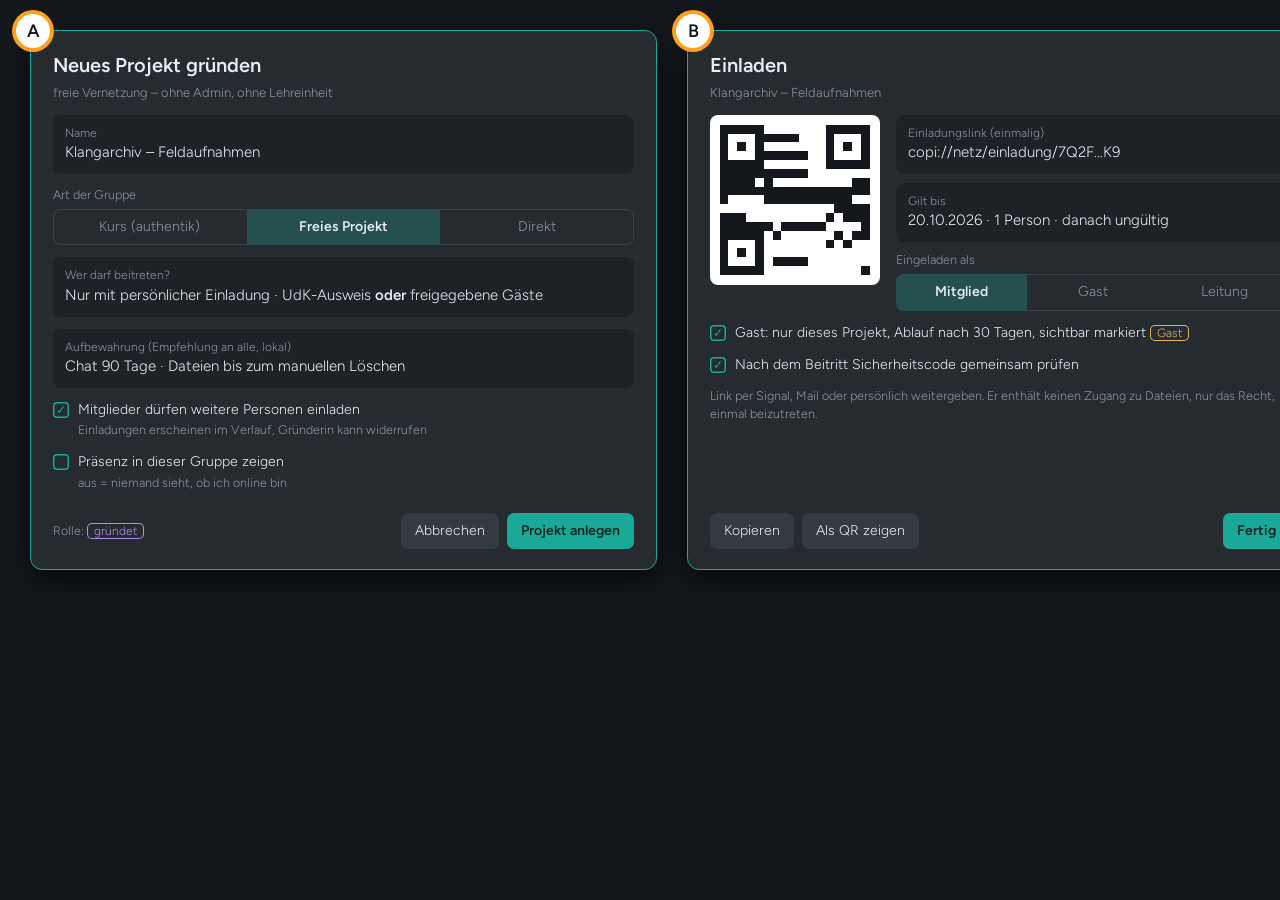
<file: docs/concepts/invite-mockup.html>
<!doctype html>
<html lang="de"><head><meta charset="utf-8"><title>Einladen und prüfen</title>
<style>
@font-face { font-family:Figtree; font-weight:300; src:url(../../copi/app/assets/fonts/Figtree-Light.ttf); }
@font-face { font-family:Figtree; font-weight:600; src:url(../../copi/app/assets/fonts/Figtree-SemiBold.ttf); }
:root { --bg:#1e2227; --panel:#262b30; --card:#2b3137; --fg:#e6edf3; --dim:#8b949e; --acc:#e454c4; --net:#18a999; --border:#3a4046; --yellow:#e0b25a; --violet:#b08cf0; }
* { box-sizing:border-box; }
body { margin:0; width:2000px; height:600px; background:#14171b; font:300 15px/1.45 Figtree, sans-serif; color:var(--fg); display:flex; gap:30px; padding:30px; }
.d { flex:1; background:var(--panel); border:1px solid var(--net); border-radius:12px; padding:20px 22px; box-shadow:0 12px 30px #000a; display:flex; flex-direction:column; gap:12px; }
h3 { margin:0; font-size:20px; font-weight:600; }
.sub { color:var(--dim); font-size:13px; margin-top:-8px; }
.f { background:var(--bg); border-radius:8px; padding:10px 12px; }
.f small { display:block; color:var(--dim); font-size:12px; }
.row { display:flex; gap:8px; align-items:center; }
.seg { display:flex; border-radius:8px; overflow:hidden; box-shadow:inset 0 0 0 1px var(--border); }
.seg span { flex:1; text-align:center; padding:8px 0; font-size:14px; color:var(--dim); }
.seg span.on { background:color-mix(in srgb, var(--net) 25%, #2b3137); color:var(--fg); font-weight:600; }
.btn { background:#343a41; border-radius:7px; padding:8px 14px; font-size:14px; text-align:center; }
.btn.acc { background:var(--acc); color:#fff; font-weight:600; }
.btn.net { background:var(--net); color:#0f2420; font-weight:600; }
.chk { display:flex; gap:9px; align-items:flex-start; font-size:14px; }
.chk i { width:16px; height:16px; border-radius:4px; box-shadow:inset 0 0 0 1.5px var(--net); flex:none; margin-top:2px; font-style:normal; font-size:12px; text-align:center; line-height:16px; color:var(--net); }
.qr { width:170px; height:170px; background:#fff; border-radius:8px; padding:10px; display:grid; grid-template-columns:repeat(17,1fr); gap:0; flex:none; }
.qr b { background:#14171b; } .qr u { background:#fff; }
.code { font:600 30px/1.25 ui-monospace, monospace; letter-spacing:2px; text-align:center; background:var(--bg); border-radius:8px; padding:12px; }
.words { display:grid; grid-template-columns:repeat(3,1fr); gap:6px; }
.words span { background:var(--bg); border-radius:6px; padding:6px; text-align:center; font-size:15px; }
.badge { font-size:12px; border-radius:5px; padding:1px 7px; }
.badge.ok { color:var(--net); box-shadow:inset 0 0 0 1px var(--net); }
.badge.guest { color:var(--yellow); box-shadow:inset 0 0 0 1px var(--yellow); }
.badge.self { color:var(--violet); box-shadow:inset 0 0 0 1px var(--violet); }
.person { display:flex; gap:10px; align-items:center; background:var(--bg); border-radius:8px; padding:8px 10px; font-size:14px; }
.av { width:28px; height:28px; border-radius:50%; display:grid; place-items:center; font-weight:600; font-size:12px; color:#14171b; flex:none; }
.note { color:var(--dim); font-size:12.5px; }
.n { position:absolute; width:34px; height:34px; border-radius:50%; background:#fff; color:#14171b; font:600 18px/34px Figtree; text-align:center; box-shadow:0 0 0 4px #ff9f1c; }
</style></head><body>
<span class="n" style="left:16px;top:14px">A</span>
<span class="n" style="left:676px;top:14px">B</span>
<span class="n" style="left:1336px;top:14px">C</span>

<div class="d">
  <h3>Neues Projekt gründen</h3><div class="sub">freie Vernetzung – ohne Admin, ohne Lehreinheit</div>
  <div class="f"><small>Name</small>Klangarchiv – Feldaufnahmen</div>
  <div><div class="note" style="margin-bottom:5px">Art der Gruppe</div>
    <div class="seg"><span>Kurs (authentik)</span><span class="on">Freies Projekt</span><span>Direkt</span></div></div>
  <div class="f"><small>Wer darf beitreten?</small>Nur mit persönlicher Einladung · UdK-Ausweis <b>oder</b> freigegebene Gäste</div>
  <div class="f"><small>Aufbewahrung (Empfehlung an alle, lokal)</small>Chat 90 Tage · Dateien bis zum manuellen Löschen</div>
  <div class="chk"><i>✓</i><div>Mitglieder dürfen weitere Personen einladen<br><span class="note">Einladungen erscheinen im Verlauf, Gründerin kann widerrufen</span></div></div>
  <div class="chk"><i></i><div>Präsenz in dieser Gruppe zeigen<br><span class="note">aus = niemand sieht, ob ich online bin</span></div></div>
  <div class="row" style="margin-top:auto"><span class="note">Rolle: <span class="badge self">gründet</span></span><span style="flex:1"></span><span class="btn">Abbrechen</span><span class="btn net">Projekt anlegen</span></div>
</div>

<div class="d">
  <h3>Einladen</h3><div class="sub">Klangarchiv – Feldaufnahmen</div>
  <div class="row" style="gap:16px; align-items:flex-start">
    <div class="qr" id="qr"></div>
    <div style="display:flex;flex-direction:column;gap:9px;flex:1">
      <div class="f"><small>Einladungslink (einmalig)</small>copi://netz/einladung/7Q2F…K9</div>
      <div class="f"><small>Gilt bis</small>20.10.2026 · 1 Person · danach ungültig</div>
      <div><div class="note" style="margin-bottom:5px">Eingeladen als</div>
        <div class="seg"><span class="on">Mitglied</span><span>Gast</span><span>Leitung</span></div></div>
    </div>
  </div>
  <div class="chk"><i>✓</i><div>Gast: nur dieses Projekt, Ablauf nach 30 Tagen, sichtbar markiert <span class="badge guest">Gast</span></div></div>
  <div class="chk"><i>✓</i><div>Nach dem Beitritt Sicherheitscode gemeinsam prüfen</div></div>
  <div class="note">Link per Signal, Mail oder persönlich weitergeben. Er enthält keinen Zugang zu Dateien, nur das Recht, einmal beizutreten.</div>
  <div class="row" style="margin-top:auto"><span class="btn">Kopieren</span><span class="btn">Als QR zeigen</span><span style="flex:1"></span><span class="btn net">Fertig</span></div>
</div>

<div class="d">
  <h3>Kontakt prüfen</h3><div class="sub">Ist das wirklich Mira? Vergleicht die Wörter – am Telefon oder persönlich.</div>
  <div class="person"><div class="av" style="background:#5ec2a0">MS</div><div>Mira Sommer <span class="badge ok">UdK-Ausweis</span><br><span class="note">Gerät „Laptop“ · Schlüssel seit 02.10.2026</span></div></div>
  <div class="words"><span>Kiefer</span><span>Ampel</span><span>Mond</span><span>Rabe</span><span>Ziegel</span><span>Harfe</span></div>
  <div class="note" style="text-align:center">Mira sieht auf ihrem Gerät dieselben sechs Wörter.</div>
  <div class="row"><span class="btn" style="flex:1">Stimmt nicht – blockieren</span><span class="btn net" style="flex:1">Stimmt überein ✓</span></div>
  <div class="person" style="margin-top:6px"><div class="av" style="background:#e0b25a">JT</div><div>Jonas T. <span class="badge guest">Gast bis 12.11.</span><br><span class="note">eingeladen von Anna · noch nicht geprüft</span></div></div>
  <div class="note" style="margin-top:auto">Ändert sich ein Schlüssel (neues Gerät, Neuinstallation), zeigt copi einen Hinweis und markiert die Person wieder als „nicht geprüft“.</div>
</div>
<script>
// Pseudo-QR, rein dekorativ
const q=document.getElementById('qr'); let s=7;
for(let i=0;i<289;i++){ const x=i%17,y=(i/17)|0; s=(s*1103515245+12345)&0x7fffffff;
  const f=(a,b)=>x>=a&&x<a+5&&y>=b&&y<b+5; const finder=f(0,0)||f(12,0)||f(0,12);
  const ring=finder&&!((x%17===1||x%17===2||x%17===3||x===13||x===14||x===15)&&(y===1||y===2||y===3||y===13||y===14||y===15));
  const on=finder? (ring || ((x===2||x===14)&&(y===2||y===14))) : ((s>>9)&1);
  q.appendChild(document.createElement(on?'b':'u')); }
</script>
</body></html>
</file>
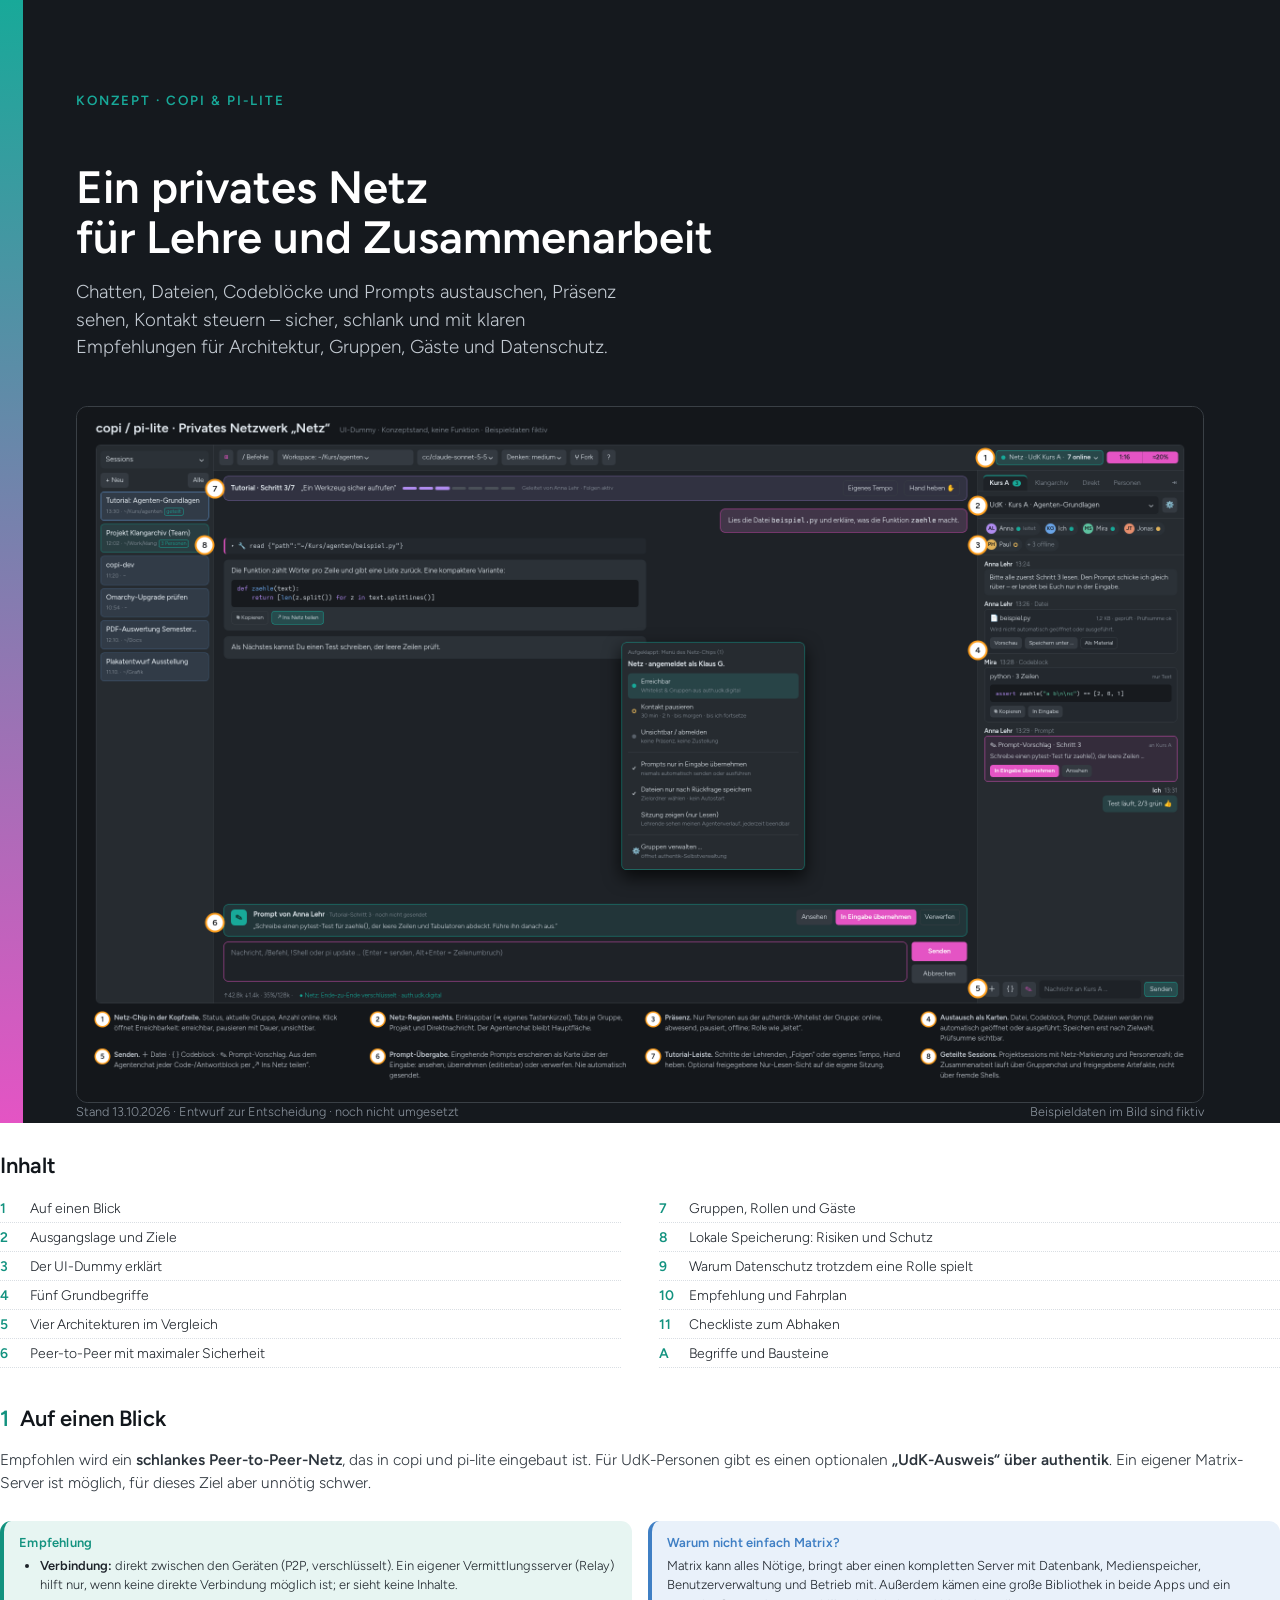
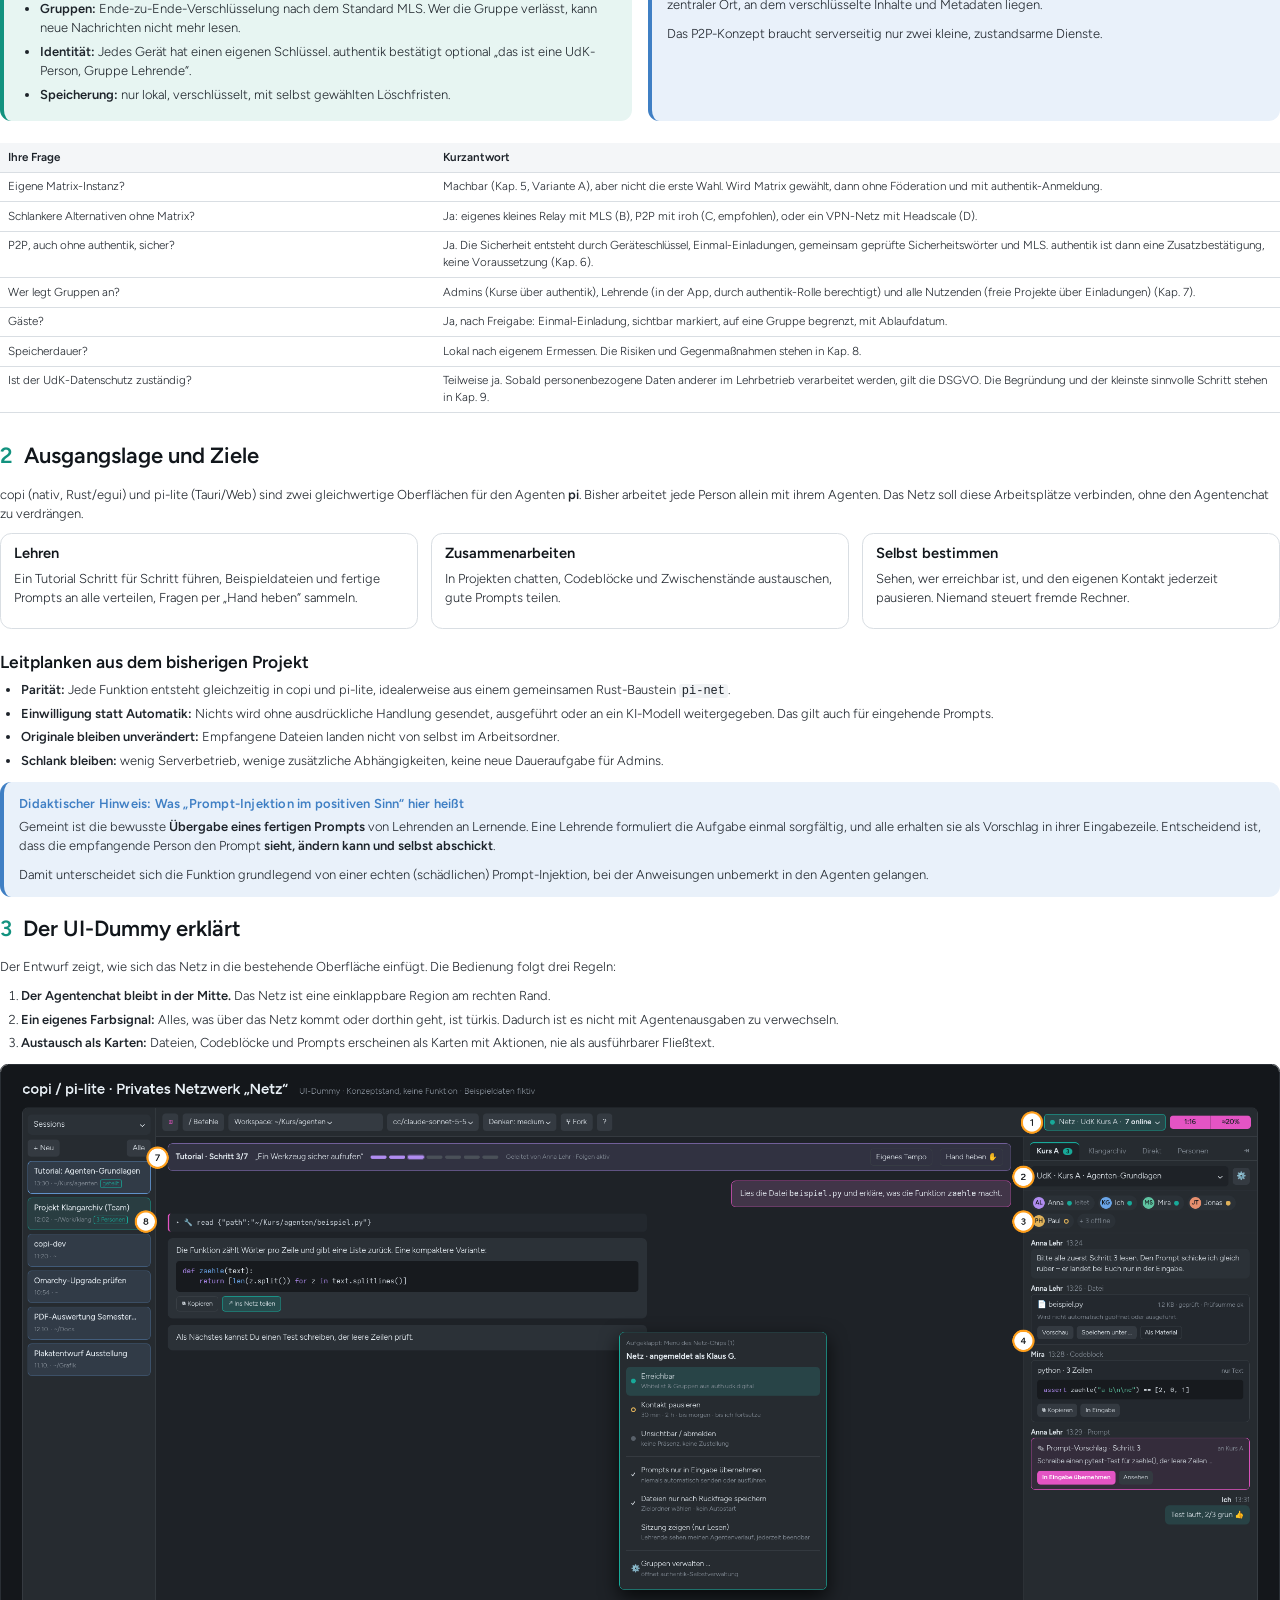
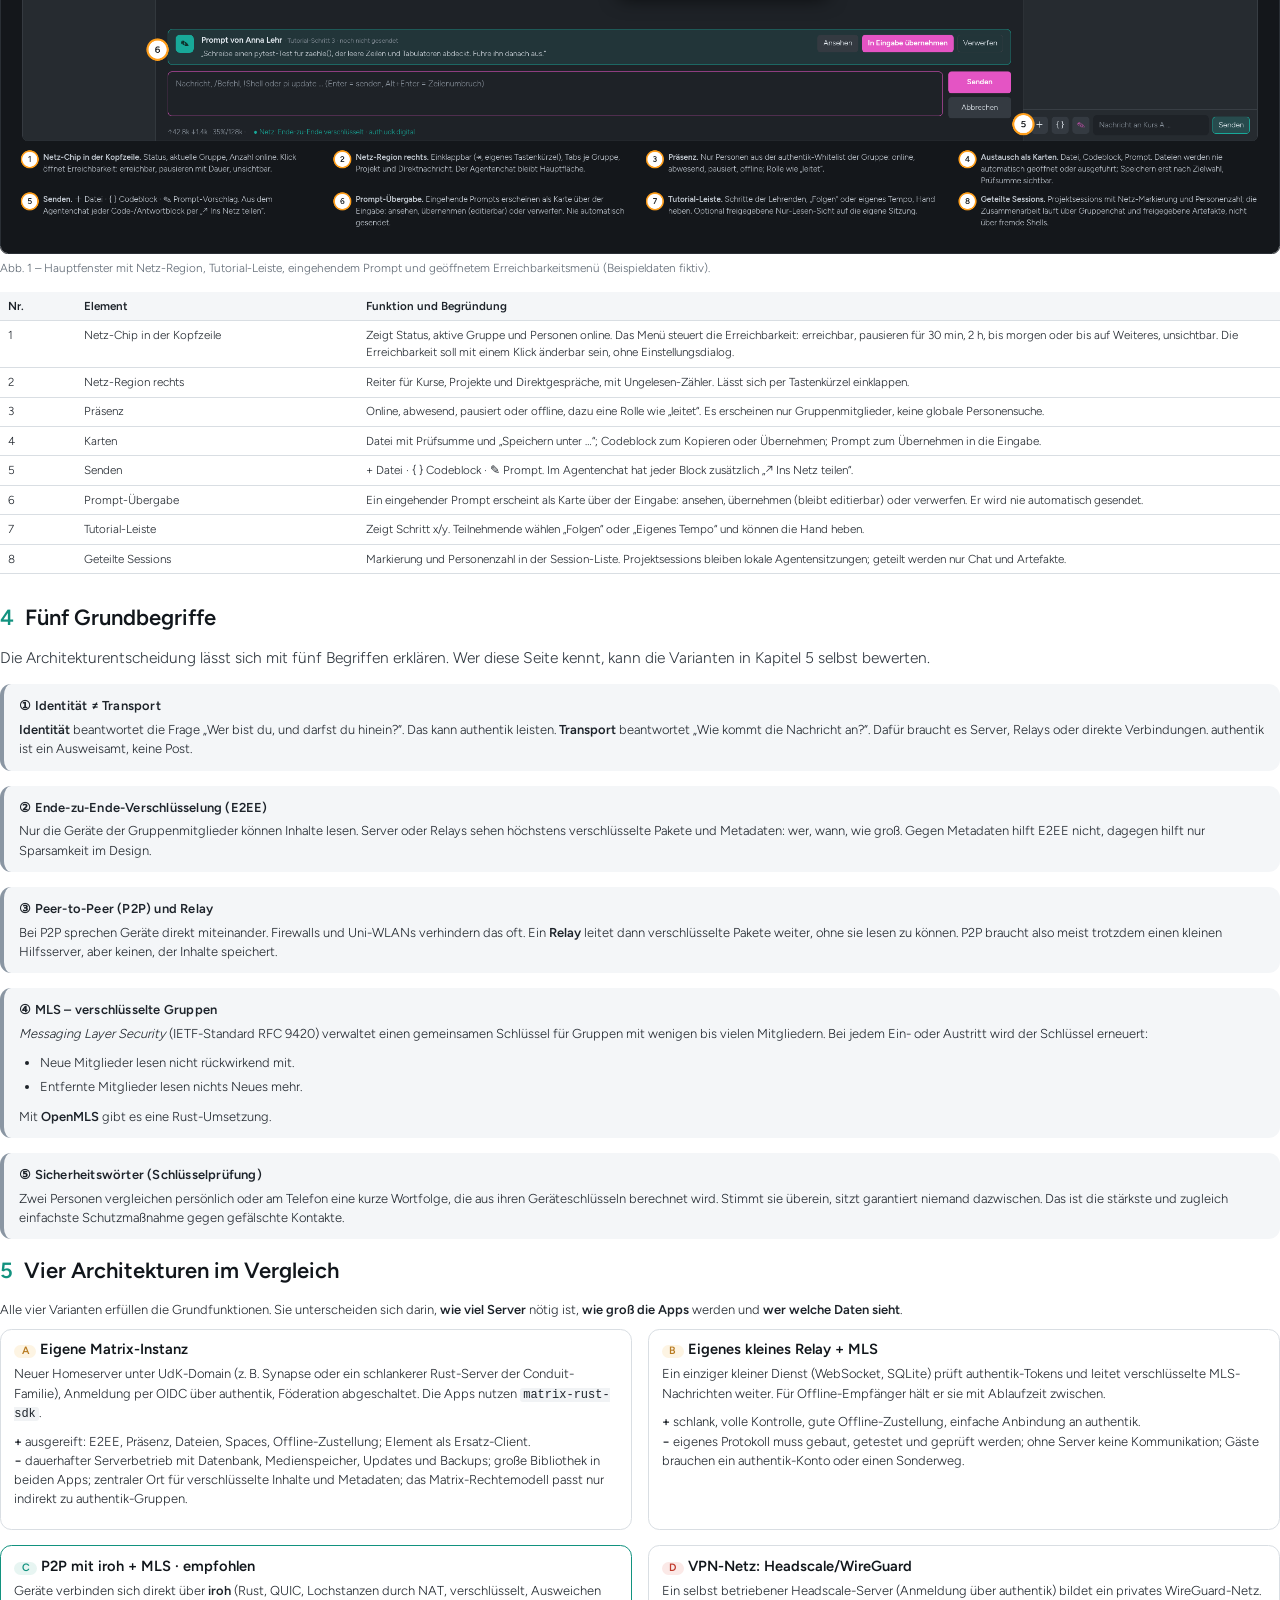
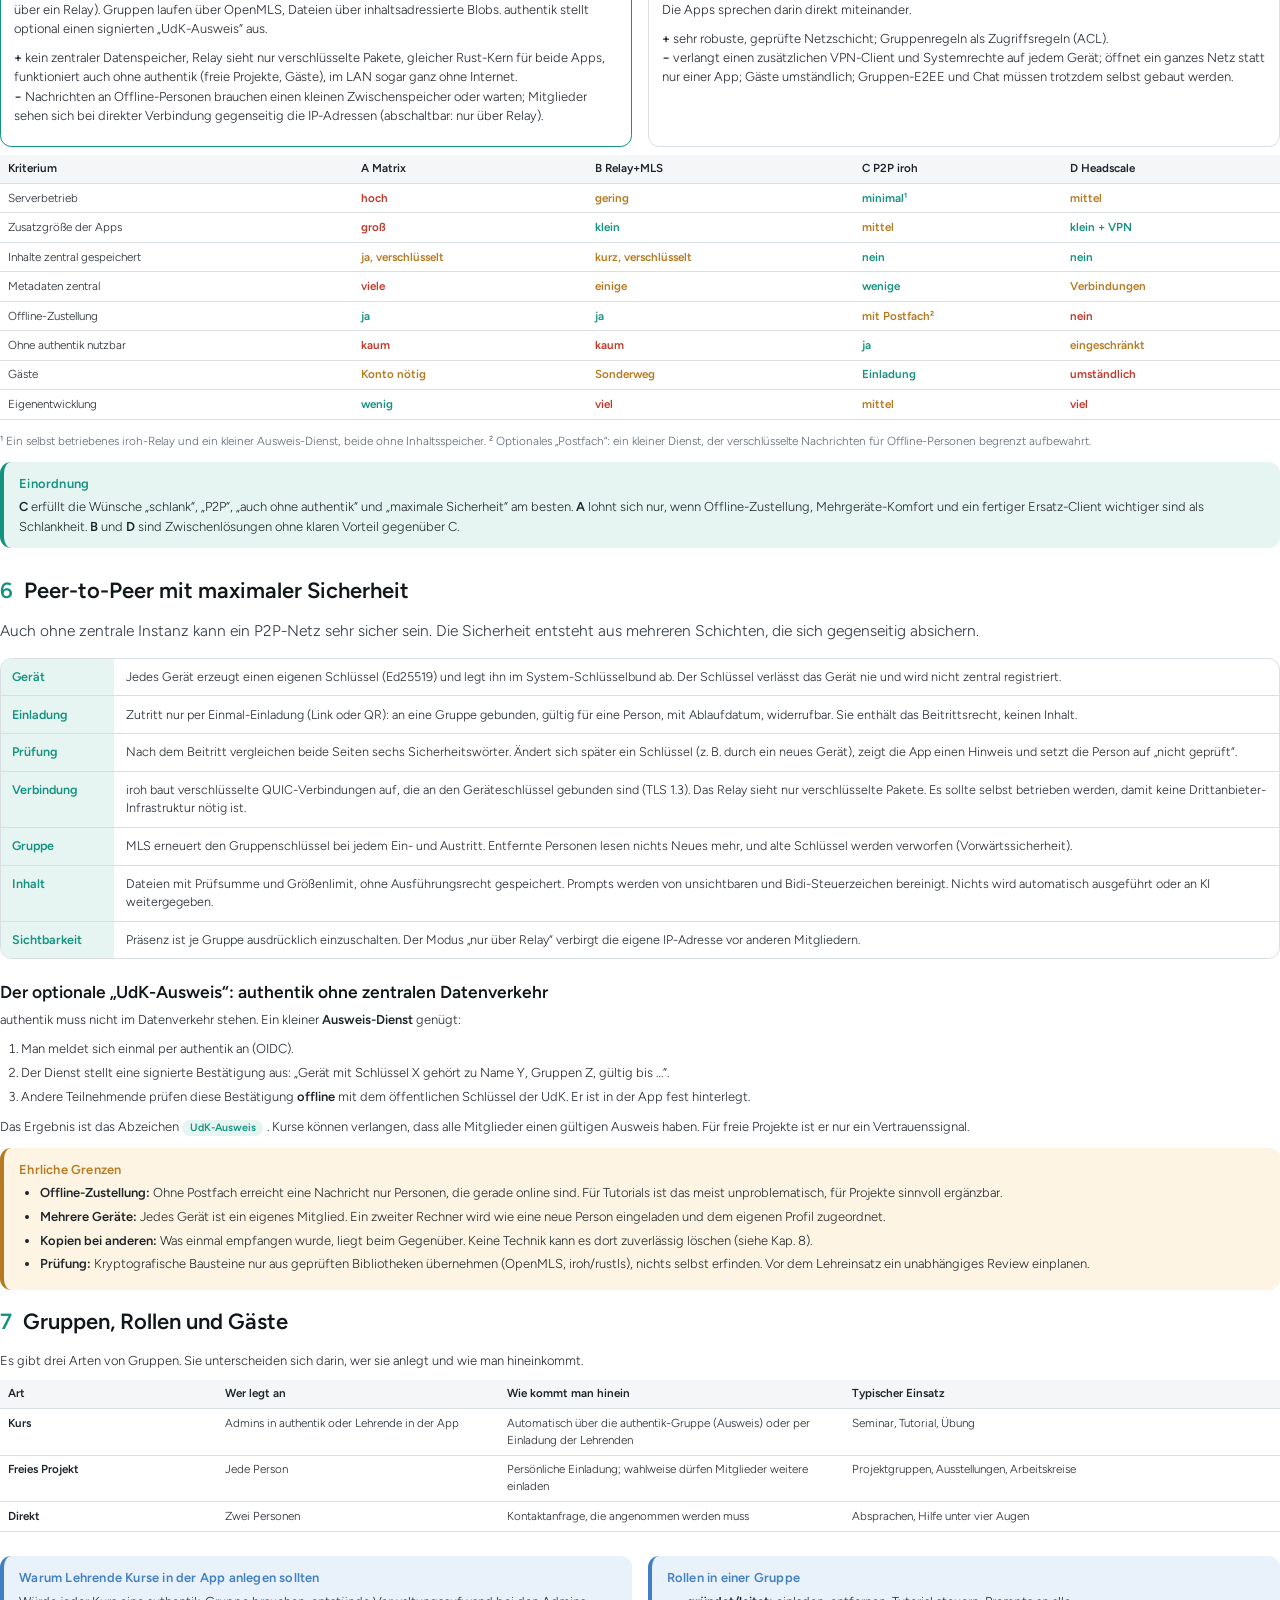
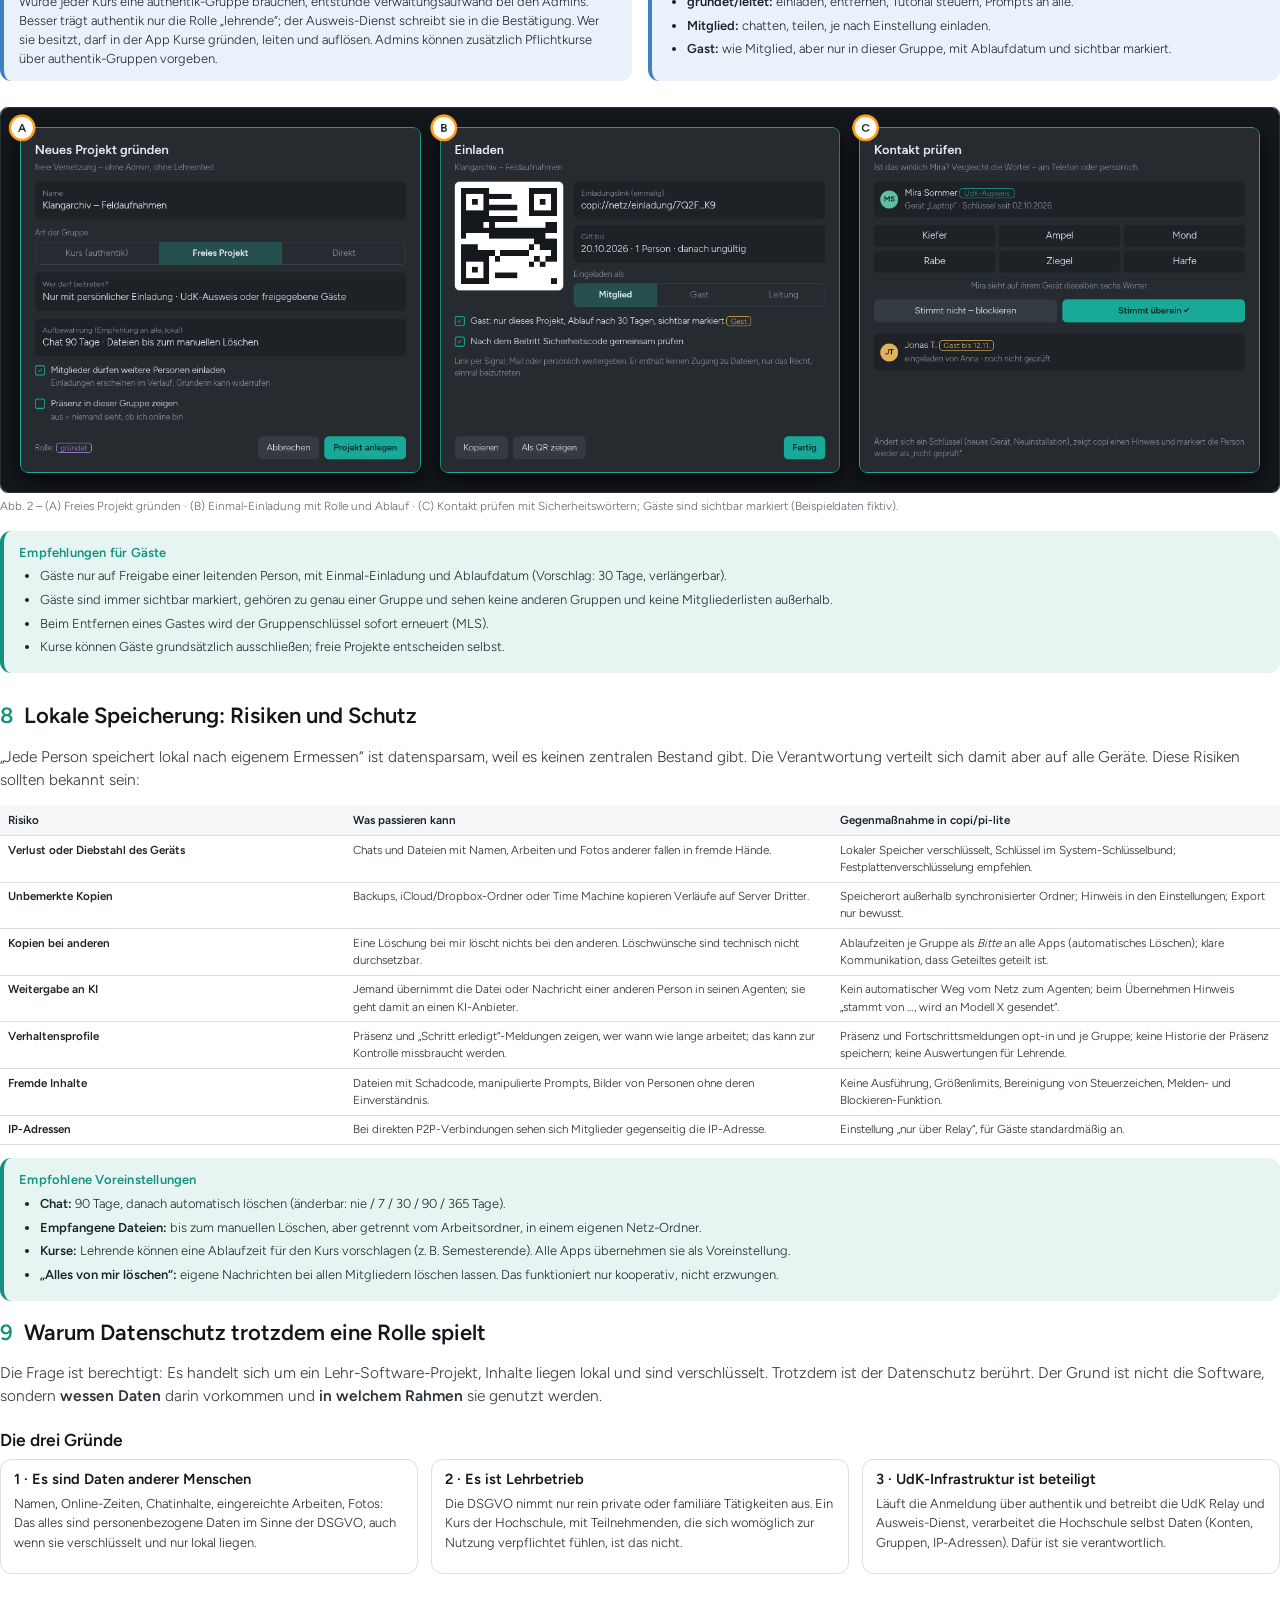
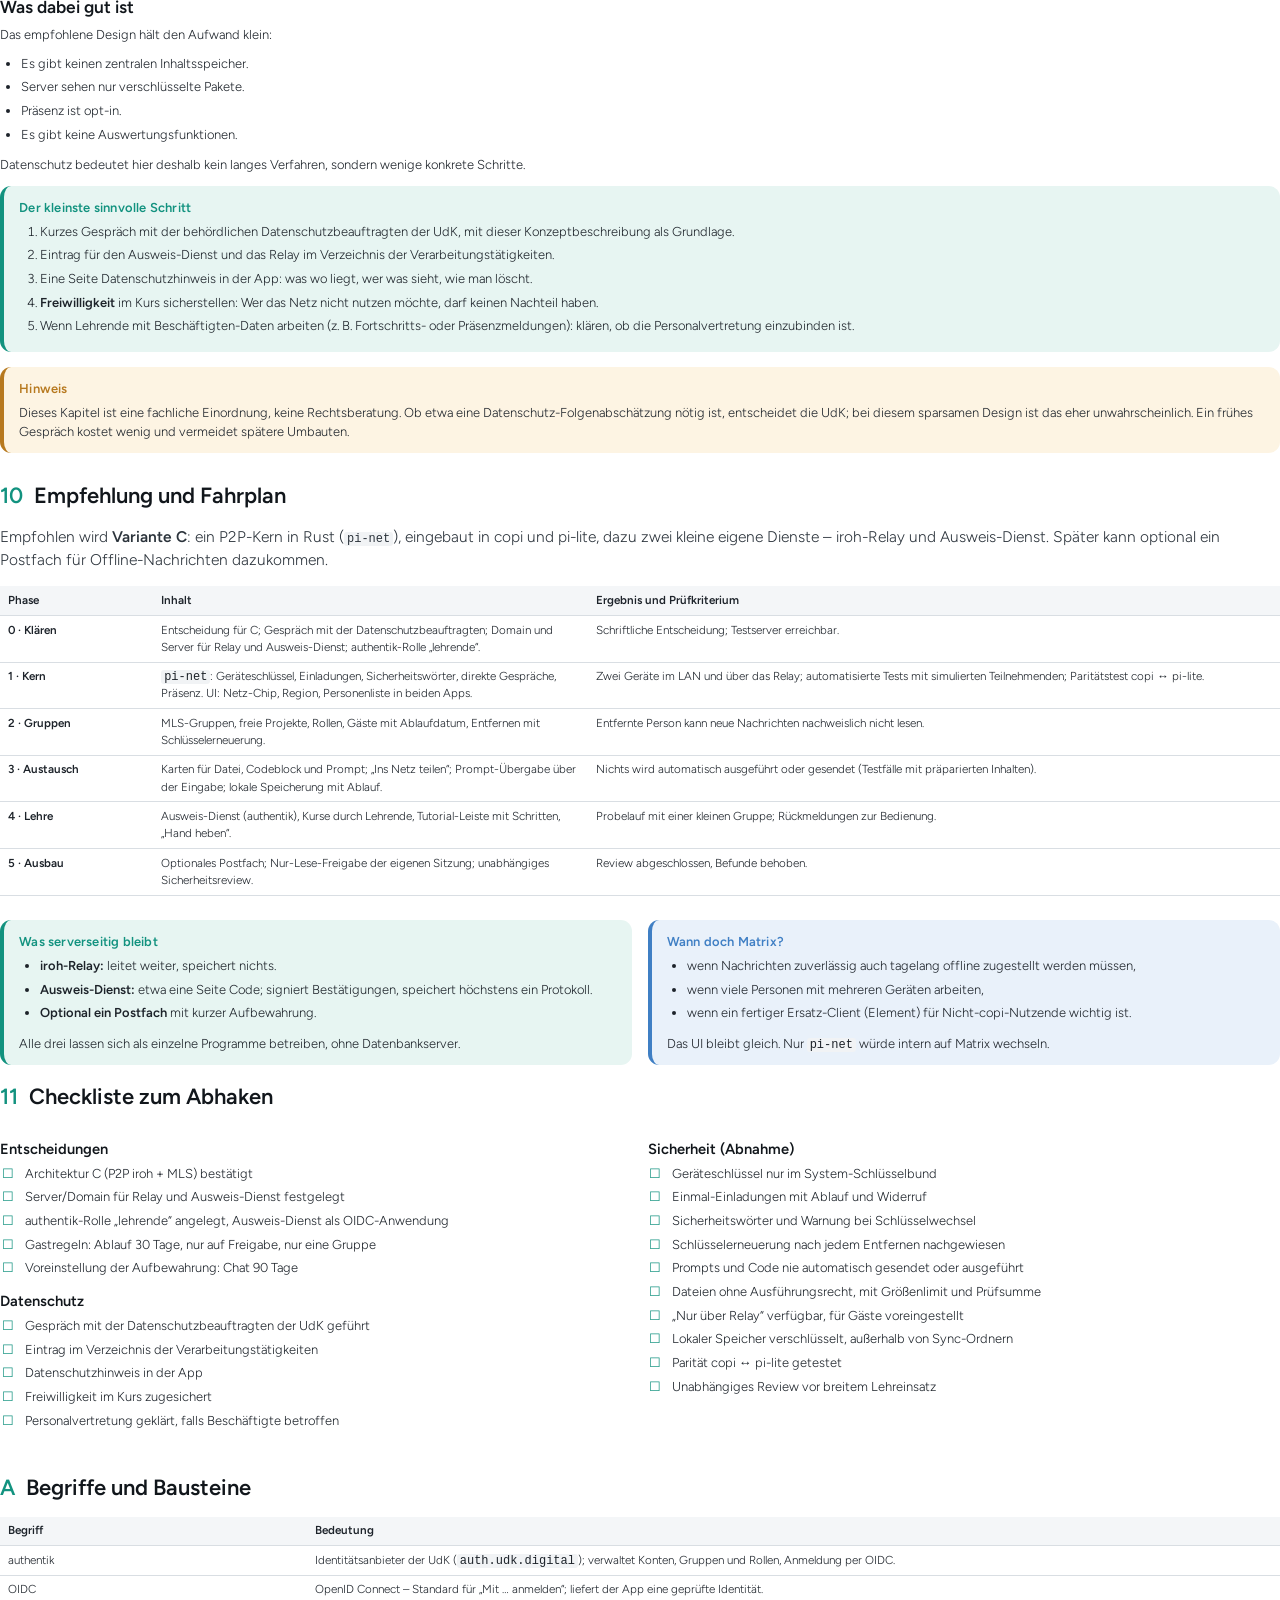
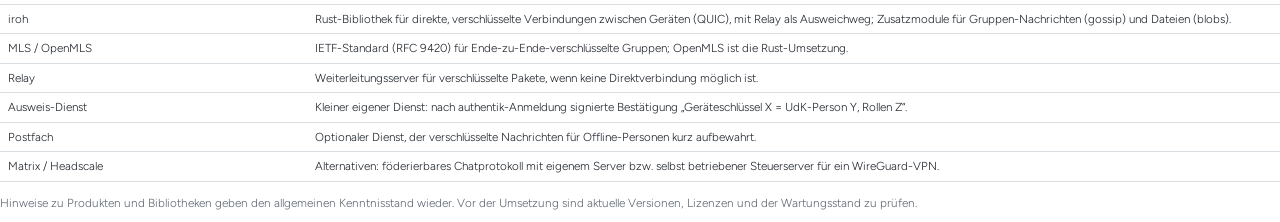
<file: docs/concepts/netz-konzept.html>
<!doctype html>
<html lang="de"><head><meta charset="utf-8">
<title>copi / pi-lite · Privates Netz – Konzept und Empfehlungen</title>
<style>
@font-face { font-family:Figtree; font-weight:300; src:url(../../copi/app/assets/fonts/Figtree-Light.ttf); }
@font-face { font-family:Figtree; font-weight:400; src:url(../../copi/app/assets/fonts/Figtree-Regular.ttf); }
@font-face { font-family:Figtree; font-weight:600; src:url(../../copi/app/assets/fonts/Figtree-SemiBold.ttf); }
@font-face { font-family:Figtree; font-weight:700; src:url(../../copi/app/assets/fonts/Figtree-Bold.ttf); }
@page { size:A4; margin:18mm 17mm 20mm 17mm; }
@page cover { margin:0; }
:root { --ink:#1d232a; --dim:#5b6570; --line:#d9dee3; --net:#12927f; --netbg:#e7f5f2; --acc:#c23aa6; --accbg:#fbeaf7; --warn:#b7791f; --warnbg:#fdf4e3; --bad:#c0392b; --badbg:#fbe9e7; --blue:#3f7fc4; --bluebg:#e9f1fa; --violet:#7e5cc4; }
* { box-sizing:border-box; }
html { font:300 9.7pt/1.48 Figtree, sans-serif; color:var(--ink); }
body { margin:0; }
h1,h2,h3,h4 { font-weight:600; line-height:1.2; color:#11161b; }
h2 { font-size:16.5pt; margin:0 0 4mm; padding-top:1mm; break-after:avoid; }
h2 .no { color:var(--net); margin-right:3mm; }
h3 { font-size:13pt; margin:6mm 0 2mm; break-after:avoid; }
h4 { font-size:11pt; margin:4mm 0 1.5mm; break-after:avoid; }
p { margin:0 0 2.6mm; }
b, strong { font-weight:600; }
code { font:9pt ui-monospace, "JetBrains Mono", monospace; background:#f1f3f5; border-radius:3px; padding:0 3px; }
ul, ol { margin:0 0 3mm; padding-left:5.5mm; }
li { margin:0 0 1.2mm; }
section { break-before:auto; margin-top:7mm; } section.pb { break-before:page; margin-top:0; }
.lead { font-size:11.6pt; line-height:1.5; color:#2b333b; margin-bottom:4mm; }
.small { font-size:8.8pt; color:var(--dim); }
table { width:100%; border-collapse:collapse; margin:2mm 0 3.5mm; font-size:8.7pt; break-inside:auto; }
th, td { border-bottom:1px solid var(--line); padding:1.5mm 2mm; text-align:left; vertical-align:top; }
th { font-weight:600; background:#f4f6f8; }
tr { break-inside:avoid; }
.box { border-radius:3mm; padding:3.2mm 4mm; margin:3mm 0 4mm; break-inside:avoid; }
.box > :last-child { margin-bottom:0; }
.box .t { font-weight:600; display:block; margin-bottom:1.2mm; letter-spacing:.2px; }
.why { background:var(--bluebg); border-left:1.2mm solid var(--blue); }
.why .t { color:var(--blue); }
.do { background:var(--netbg); border-left:1.2mm solid var(--net); }
.do .t { color:var(--net); }
.warn { background:var(--warnbg); border-left:1.2mm solid var(--warn); }
.warn .t { color:var(--warn); }
.bad { background:var(--badbg); border-left:1.2mm solid var(--bad); }
.bad .t { color:var(--bad); }
.term { background:#f4f6f8; border-left:1.2mm solid #8a96a3; }
.grid2 { display:grid; grid-template-columns:1fr 1fr; gap:4mm; }
.grid3 { display:grid; grid-template-columns:1fr 1fr 1fr; gap:3.5mm; }
.card { border:1px solid var(--line); border-radius:3mm; padding:3mm 3.5mm; break-inside:avoid; }
.card h4 { margin-top:0; }
.fig { margin:3mm 0 4mm; break-inside:avoid; }
.fig img { width:100%; border-radius:2mm; border:1px solid #2a2f35; display:block; }
.fig .cap { font-size:8.8pt; color:var(--dim); margin-top:1.5mm; }
.pill { display:inline-block; font-size:8pt; font-weight:600; border-radius:2mm; padding:0 2mm; margin-right:1mm; }
.p-net { background:var(--netbg); color:var(--net); }
.p-acc { background:var(--accbg); color:var(--acc); }
.p-warn { background:var(--warnbg); color:var(--warn); }
.p-bad { background:var(--badbg); color:var(--bad); }
.score { font-weight:600; white-space:nowrap; }
.s3 { color:var(--net); } .s2 { color:var(--warn); } .s1 { color:var(--bad); }
.toc { columns:2; column-gap:10mm; font-size:10.4pt; }
.toc div { break-inside:avoid; padding:1mm 0; border-bottom:1px dotted var(--line); }
.toc span { color:var(--net); font-weight:600; display:inline-block; width:8mm; }
.check li { list-style:none; position:relative; padding-left:1mm; }
.check li::before { content:"☐"; position:absolute; left:-5mm; color:var(--net); }
.layer { display:grid; grid-template-columns:30mm 1fr; gap:0; border:1px solid var(--line); border-radius:3mm; overflow:hidden; margin:3mm 0 4mm; break-inside:avoid; }
.layer > div { padding:2.4mm 3mm; border-bottom:1px solid var(--line); font-size:9.4pt; }
.layer > div:nth-last-child(-n+2) { border-bottom:0; }
.layer .k { background:var(--netbg); color:var(--net); font-weight:600; }
/* Deckblatt */
.cover { page:cover; height:297mm; background:#15191e; color:#e6edf3; padding:24mm 20mm 18mm; display:flex; flex-direction:column; position:relative; overflow:hidden; }
.cover h1 { color:#fff; font-size:34pt; margin:14mm 0 4mm; font-weight:600; line-height:1.1; }
.cover .kick { color:#18a999; font-weight:600; letter-spacing:2px; font-size:10pt; text-transform:uppercase; }
.cover .sub { font-size:14pt; color:#c3cad2; max-width:150mm; }
.cover img { width:100%; border-radius:3mm; margin-top:12mm; border:1px solid #3a4046; }
.cover .meta { margin-top:auto; font-size:9.5pt; color:#8b949e; display:flex; justify-content:space-between; }
.cover .bar { position:absolute; left:0; top:0; width:6mm; height:100%; background:linear-gradient(#18a999,#e454c4); }
</style></head><body>

<div class="cover">
  <div class="bar"></div>
  <div class="kick">Konzept · copi &amp; pi-lite</div>
  <h1>Ein privates Netz<br>für Lehre und Zusammenarbeit</h1>
  <div class="sub">Chatten, Dateien, Codeblöcke und Prompts austauschen, Präsenz sehen, Kontakt steuern – sicher, schlank und mit klaren Empfehlungen für Architektur, Gruppen, Gäste und Datenschutz.</div>
  <img src="collab-mockup.png" alt="UI-Dummy">
  <div class="meta"><span>Stand 13.10.2026 · Entwurf zur Entscheidung · noch nicht umgesetzt</span><span>Beispieldaten im Bild sind fiktiv</span></div>
</div>

<section style="break-before:auto">
<h2>Inhalt</h2>
<div class="toc">
  <div><span>1</span>Auf einen Blick</div>
  <div><span>2</span>Ausgangslage und Ziele</div>
  <div><span>3</span>Der UI-Dummy erklärt</div>
  <div><span>4</span>Fünf Grundbegriffe</div>
  <div><span>5</span>Vier Architekturen im Vergleich</div>
  <div><span>6</span>Peer-to-Peer mit maximaler Sicherheit</div>
  <div><span>7</span>Gruppen, Rollen und Gäste</div>
  <div><span>8</span>Lokale Speicherung: Risiken und Schutz</div>
  <div><span>9</span>Warum Datenschutz trotzdem eine Rolle spielt</div>
  <div><span>10</span>Empfehlung und Fahrplan</div>
  <div><span>11</span>Checkliste zum Abhaken</div>
  <div><span>A</span>Begriffe und Bausteine</div>
</div>

<h2 style="margin-top:9mm"><span class="no">1</span>Auf einen Blick</h2>
<p class="lead">Empfohlen wird ein <b>schlankes Peer-to-Peer-Netz</b>, das in copi und pi-lite eingebaut ist. Für UdK-Personen gibt es einen optionalen <b>„UdK-Ausweis“ über authentik</b>. Ein eigener Matrix-Server ist möglich, für dieses Ziel aber unnötig schwer.</p>
<div class="grid2">
  <div class="box do"><span class="t">Empfehlung</span>
    <ul>
      <li><b>Verbindung:</b> direkt zwischen den Geräten (P2P, verschlüsselt). Ein eigener Vermittlungsserver (Relay) hilft nur, wenn keine direkte Verbindung möglich ist; er sieht keine Inhalte.</li>
      <li><b>Gruppen:</b> Ende-zu-Ende-Verschlüsselung nach dem Standard MLS. Wer die Gruppe verlässt, kann neue Nachrichten nicht mehr lesen.</li>
      <li><b>Identität:</b> Jedes Gerät hat einen eigenen Schlüssel. authentik bestätigt optional „das ist eine UdK-Person, Gruppe Lehrende“.</li>
      <li><b>Speicherung:</b> nur lokal, verschlüsselt, mit selbst gewählten Löschfristen.</li>
    </ul></div>
  <div class="box why"><span class="t">Warum nicht einfach Matrix?</span>
    <p>Matrix kann alles Nötige, bringt aber einen kompletten Server mit Datenbank, Medienspeicher, Benutzerverwaltung und Betrieb mit. Außerdem kämen eine große Bibliothek in beide Apps und ein zentraler Ort, an dem verschlüsselte Inhalte und Metadaten liegen.</p>
    <p>Das P2P-Konzept braucht serverseitig nur zwei kleine, zustandsarme Dienste.</p></div>
</div>
<table>
  <tr><th style="width:34%">Ihre Frage</th><th>Kurzantwort</th></tr>
  <tr><td>Eigene Matrix-Instanz?</td><td>Machbar (Kap. 5, Variante A), aber nicht die erste Wahl. Wird Matrix gewählt, dann ohne Föderation und mit authentik-Anmeldung.</td></tr>
  <tr><td>Schlankere Alternativen ohne Matrix?</td><td>Ja: eigenes kleines Relay mit MLS (B), P2P mit iroh (C, empfohlen), oder ein VPN-Netz mit Headscale (D).</td></tr>
  <tr><td>P2P, auch ohne authentik, sicher?</td><td>Ja. Die Sicherheit entsteht durch Geräteschlüssel, Einmal-Einladungen, gemeinsam geprüfte Sicherheitswörter und MLS. authentik ist dann eine Zusatzbestätigung, keine Voraussetzung (Kap. 6).</td></tr>
  <tr><td>Wer legt Gruppen an?</td><td>Admins (Kurse über authentik), Lehrende (in der App, durch authentik-Rolle berechtigt) und alle Nutzenden (freie Projekte über Einladungen) (Kap. 7).</td></tr>
  <tr><td>Gäste?</td><td>Ja, nach Freigabe: Einmal-Einladung, sichtbar markiert, auf eine Gruppe begrenzt, mit Ablaufdatum.</td></tr>
  <tr><td>Speicherdauer?</td><td>Lokal nach eigenem Ermessen. Die Risiken und Gegenmaßnahmen stehen in Kap. 8.</td></tr>
  <tr><td>Ist der UdK-Datenschutz zuständig?</td><td>Teilweise ja. Sobald personenbezogene Daten anderer im Lehrbetrieb verarbeitet werden, gilt die DSGVO. Die Begründung und der kleinste sinnvolle Schritt stehen in Kap. 9.</td></tr>
</table>
</section>

<section>
<h2><span class="no">2</span>Ausgangslage und Ziele</h2>
<p>copi (nativ, Rust/egui) und pi-lite (Tauri/Web) sind zwei gleichwertige Oberflächen für den Agenten <b>pi</b>. Bisher arbeitet jede Person allein mit ihrem Agenten. Das Netz soll diese Arbeitsplätze verbinden, ohne den Agentenchat zu verdrängen.</p>
<div class="grid3">
  <div class="card"><h4>Lehren</h4><p>Ein Tutorial Schritt für Schritt führen, Beispieldateien und fertige Prompts an alle verteilen, Fragen per „Hand heben“ sammeln.</p></div>
  <div class="card"><h4>Zusammenarbeiten</h4><p>In Projekten chatten, Codeblöcke und Zwischenstände austauschen, gute Prompts teilen.</p></div>
  <div class="card"><h4>Selbst bestimmen</h4><p>Sehen, wer erreichbar ist, und den eigenen Kontakt jederzeit pausieren. Niemand steuert fremde Rechner.</p></div>
</div>
<h3>Leitplanken aus dem bisherigen Projekt</h3>
<ul>
  <li><b>Parität:</b> Jede Funktion entsteht gleichzeitig in copi und pi-lite, idealerweise aus einem gemeinsamen Rust-Baustein <code>pi-net</code>.</li>
  <li><b>Einwilligung statt Automatik:</b> Nichts wird ohne ausdrückliche Handlung gesendet, ausgeführt oder an ein KI-Modell weitergegeben. Das gilt auch für eingehende Prompts.</li>
  <li><b>Originale bleiben unverändert:</b> Empfangene Dateien landen nicht von selbst im Arbeitsordner.</li>
  <li><b>Schlank bleiben:</b> wenig Serverbetrieb, wenige zusätzliche Abhängigkeiten, keine neue Daueraufgabe für Admins.</li>
</ul>
<div class="box why"><span class="t">Didaktischer Hinweis: Was „Prompt-Injektion im positiven Sinn“ hier heißt</span>
<p>Gemeint ist die bewusste <b>Übergabe eines fertigen Prompts</b> von Lehrenden an Lernende. Eine Lehrende formuliert die Aufgabe einmal sorgfältig, und alle erhalten sie als Vorschlag in ihrer Eingabezeile. Entscheidend ist, dass die empfangende Person den Prompt <b>sieht, ändern kann und selbst abschickt</b>.</p>
<p>Damit unterscheidet sich die Funktion grundlegend von einer echten (schädlichen) Prompt-Injektion, bei der Anweisungen unbemerkt in den Agenten gelangen.</p></div>
</section>

<section class="pb">
<h2><span class="no">3</span>Der UI-Dummy erklärt</h2>
<p>Der Entwurf zeigt, wie sich das Netz in die bestehende Oberfläche einfügt. Die Bedienung folgt drei Regeln:</p>
<ol>
  <li><b>Der Agentenchat bleibt in der Mitte.</b> Das Netz ist eine einklappbare Region am rechten Rand.</li>
  <li><b>Ein eigenes Farbsignal:</b> Alles, was über das Netz kommt oder dorthin geht, ist türkis. Dadurch ist es nicht mit Agentenausgaben zu verwechseln.</li>
  <li><b>Austausch als Karten:</b> Dateien, Codeblöcke und Prompts erscheinen als Karten mit Aktionen, nie als ausführbarer Fließtext.</li>
</ol>
<div class="fig"><img src="collab-mockup.png"><div class="cap">Abb. 1 – Hauptfenster mit Netz-Region, Tutorial-Leiste, eingehendem Prompt und geöffnetem Erreichbarkeitsmenü (Beispieldaten fiktiv).</div></div>
<table>
  <tr><th style="width:6%">Nr.</th><th style="width:22%">Element</th><th>Funktion und Begründung</th></tr>
  <tr><td>1</td><td>Netz-Chip in der Kopfzeile</td><td>Zeigt Status, aktive Gruppe und Personen online. Das Menü steuert die Erreichbarkeit: erreichbar, pausieren für 30 min, 2 h, bis morgen oder bis auf Weiteres, unsichtbar. Die Erreichbarkeit soll mit einem Klick änderbar sein, ohne Einstellungsdialog.</td></tr>
  <tr><td>2</td><td>Netz-Region rechts</td><td>Reiter für Kurse, Projekte und Direktgespräche, mit Ungelesen-Zähler. Lässt sich per Tastenkürzel einklappen.</td></tr>
  <tr><td>3</td><td>Präsenz</td><td>Online, abwesend, pausiert oder offline, dazu eine Rolle wie „leitet“. Es erscheinen nur Gruppenmitglieder, keine globale Personensuche.</td></tr>
  <tr><td>4</td><td>Karten</td><td>Datei mit Prüfsumme und „Speichern unter …“; Codeblock zum Kopieren oder Übernehmen; Prompt zum Übernehmen in die Eingabe.</td></tr>
  <tr><td>5</td><td>Senden</td><td>+ Datei · { } Codeblock · ✎ Prompt. Im Agentenchat hat jeder Block zusätzlich „↗ Ins Netz teilen“.</td></tr>
  <tr><td>6</td><td>Prompt-Übergabe</td><td>Ein eingehender Prompt erscheint als Karte über der Eingabe: ansehen, übernehmen (bleibt editierbar) oder verwerfen. Er wird nie automatisch gesendet.</td></tr>
  <tr><td>7</td><td>Tutorial-Leiste</td><td>Zeigt Schritt x/y. Teilnehmende wählen „Folgen“ oder „Eigenes Tempo“ und können die Hand heben.</td></tr>
  <tr><td>8</td><td>Geteilte Sessions</td><td>Markierung und Personenzahl in der Session-Liste. Projektsessions bleiben lokale Agentensitzungen; geteilt werden nur Chat und Artefakte.</td></tr>
</table>
</section>

<section>
<h2><span class="no">4</span>Fünf Grundbegriffe</h2>
<p class="lead">Die Architekturentscheidung lässt sich mit fünf Begriffen erklären. Wer diese Seite kennt, kann die Varianten in Kapitel 5 selbst bewerten.</p>
<div class="box term"><span class="t">① Identität ≠ Transport</span><p><b>Identität</b> beantwortet die Frage „Wer bist du, und darfst du hinein?“. Das kann authentik leisten. <b>Transport</b> beantwortet „Wie kommt die Nachricht an?“. Dafür braucht es Server, Relays oder direkte Verbindungen. authentik ist ein Ausweisamt, keine Post.</p></div>
<div class="box term"><span class="t">② Ende-zu-Ende-Verschlüsselung (E2EE)</span><p>Nur die Geräte der Gruppenmitglieder können Inhalte lesen. Server oder Relays sehen höchstens verschlüsselte Pakete und Metadaten: wer, wann, wie groß. Gegen Metadaten hilft E2EE nicht, dagegen hilft nur Sparsamkeit im Design.</p></div>
<div class="box term"><span class="t">③ Peer-to-Peer (P2P) und Relay</span><p>Bei P2P sprechen Geräte direkt miteinander. Firewalls und Uni-WLANs verhindern das oft. Ein <b>Relay</b> leitet dann verschlüsselte Pakete weiter, ohne sie lesen zu können. P2P braucht also meist trotzdem einen kleinen Hilfsserver, aber keinen, der Inhalte speichert.</p></div>
<div class="box term"><span class="t">④ MLS – verschlüsselte Gruppen</span><p><i>Messaging Layer Security</i> (IETF-Standard RFC 9420) verwaltet einen gemeinsamen Schlüssel für Gruppen mit wenigen bis vielen Mitgliedern. Bei jedem Ein- oder Austritt wird der Schlüssel erneuert:</p>
<ul><li>Neue Mitglieder lesen nicht rückwirkend mit.</li><li>Entfernte Mitglieder lesen nichts Neues mehr.</li></ul>
<p>Mit <b>OpenMLS</b> gibt es eine Rust-Umsetzung.</p></div>
<div class="box term"><span class="t">⑤ Sicherheitswörter (Schlüsselprüfung)</span><p>Zwei Personen vergleichen persönlich oder am Telefon eine kurze Wortfolge, die aus ihren Geräteschlüsseln berechnet wird. Stimmt sie überein, sitzt garantiert niemand dazwischen. Das ist die stärkste und zugleich einfachste Schutzmaßnahme gegen gefälschte Kontakte.</p></div>
</section>

<section class="pb">
<h2><span class="no">5</span>Vier Architekturen im Vergleich</h2>
<p>Alle vier Varianten erfüllen die Grundfunktionen. Sie unterscheiden sich darin, <b>wie viel Server</b> nötig ist, <b>wie groß die Apps</b> werden und <b>wer welche Daten sieht</b>.</p>

<div class="grid2">
<div class="card"><h4><span class="pill p-warn">A</span>Eigene Matrix-Instanz</h4>
<p>Neuer Homeserver unter UdK-Domain (z. B. Synapse oder ein schlankerer Rust-Server der Conduit-Familie), Anmeldung per OIDC über authentik, Föderation abgeschaltet. Die Apps nutzen <code>matrix-rust-sdk</code>.</p>
<p><b>+</b> ausgereift: E2EE, Präsenz, Dateien, Spaces, Offline-Zustellung; Element als Ersatz-Client.<br><b>−</b> dauerhafter Serverbetrieb mit Datenbank, Medienspeicher, Updates und Backups; große Bibliothek in beiden Apps; zentraler Ort für verschlüsselte Inhalte und Metadaten; das Matrix-Rechtemodell passt nur indirekt zu authentik-Gruppen.</p></div>
<div class="card"><h4><span class="pill p-warn">B</span>Eigenes kleines Relay + MLS</h4>
<p>Ein einziger kleiner Dienst (WebSocket, SQLite) prüft authentik-Tokens und leitet verschlüsselte MLS-Nachrichten weiter. Für Offline-Empfänger hält er sie mit Ablaufzeit zwischen.</p>
<p><b>+</b> schlank, volle Kontrolle, gute Offline-Zustellung, einfache Anbindung an authentik.<br><b>−</b> eigenes Protokoll muss gebaut, getestet und geprüft werden; ohne Server keine Kommunikation; Gäste brauchen ein authentik-Konto oder einen Sonderweg.</p></div>
<div class="card" style="border-color:var(--net)"><h4><span class="pill p-net">C</span>P2P mit iroh + MLS · empfohlen</h4>
<p>Geräte verbinden sich direkt über <b>iroh</b> (Rust, QUIC, Lochstanzen durch NAT, verschlüsselt, Ausweichen über ein Relay). Gruppen laufen über OpenMLS, Dateien über inhaltsadressierte Blobs. authentik stellt optional einen signierten „UdK-Ausweis“ aus.</p>
<p><b>+</b> kein zentraler Datenspeicher, Relay sieht nur verschlüsselte Pakete, gleicher Rust-Kern für beide Apps, funktioniert auch ohne authentik (freie Projekte, Gäste), im LAN sogar ganz ohne Internet.<br><b>−</b> Nachrichten an Offline-Personen brauchen einen kleinen Zwischenspeicher oder warten; Mitglieder sehen sich bei direkter Verbindung gegenseitig die IP-Adressen (abschaltbar: nur über Relay).</p></div>
<div class="card"><h4><span class="pill p-bad">D</span>VPN-Netz: Headscale/WireGuard</h4>
<p>Ein selbst betriebener Headscale-Server (Anmeldung über authentik) bildet ein privates WireGuard-Netz. Die Apps sprechen darin direkt miteinander.</p>
<p><b>+</b> sehr robuste, geprüfte Netzschicht; Gruppenregeln als Zugriffsregeln (ACL).<br><b>−</b> verlangt einen zusätzlichen VPN-Client und Systemrechte auf jedem Gerät; öffnet ein ganzes Netz statt nur einer App; Gäste umständlich; Gruppen-E2EE und Chat müssen trotzdem selbst gebaut werden.</p></div>
</div>

<table>
  <tr><th>Kriterium</th><th>A Matrix</th><th>B Relay+MLS</th><th>C P2P iroh</th><th>D Headscale</th></tr>
  <tr><td>Serverbetrieb</td><td class="score s1">hoch</td><td class="score s2">gering</td><td class="score s3">minimal¹</td><td class="score s2">mittel</td></tr>
  <tr><td>Zusatzgröße der Apps</td><td class="score s1">groß</td><td class="score s3">klein</td><td class="score s2">mittel</td><td class="score s3">klein + VPN</td></tr>
  <tr><td>Inhalte zentral gespeichert</td><td class="score s2">ja, verschlüsselt</td><td class="score s2">kurz, verschlüsselt</td><td class="score s3">nein</td><td class="score s3">nein</td></tr>
  <tr><td>Metadaten zentral</td><td class="score s1">viele</td><td class="score s2">einige</td><td class="score s3">wenige</td><td class="score s2">Verbindungen</td></tr>
  <tr><td>Offline-Zustellung</td><td class="score s3">ja</td><td class="score s3">ja</td><td class="score s2">mit Postfach²</td><td class="score s1">nein</td></tr>
  <tr><td>Ohne authentik nutzbar</td><td class="score s1">kaum</td><td class="score s1">kaum</td><td class="score s3">ja</td><td class="score s2">eingeschränkt</td></tr>
  <tr><td>Gäste</td><td class="score s2">Konto nötig</td><td class="score s2">Sonderweg</td><td class="score s3">Einladung</td><td class="score s1">umständlich</td></tr>
  <tr><td>Eigenentwicklung</td><td class="score s3">wenig</td><td class="score s1">viel</td><td class="score s2">mittel</td><td class="score s1">viel</td></tr>
</table>
<p class="small">¹ Ein selbst betriebenes iroh-Relay und ein kleiner Ausweis-Dienst, beide ohne Inhaltsspeicher. ² Optionales „Postfach“: ein kleiner Dienst, der verschlüsselte Nachrichten für Offline-Personen begrenzt aufbewahrt.</p>
<div class="box do"><span class="t">Einordnung</span><p><b>C</b> erfüllt die Wünsche „schlank“, „P2P“, „auch ohne authentik“ und „maximale Sicherheit“ am besten. <b>A</b> lohnt sich nur, wenn Offline-Zustellung, Mehrgeräte-Komfort und ein fertiger Ersatz-Client wichtiger sind als Schlankheit. <b>B</b> und <b>D</b> sind Zwischenlösungen ohne klaren Vorteil gegenüber C.</p></div>
</section>

<section>
<h2><span class="no">6</span>Peer-to-Peer mit maximaler Sicherheit</h2>
<p class="lead">Auch ohne zentrale Instanz kann ein P2P-Netz sehr sicher sein. Die Sicherheit entsteht aus mehreren Schichten, die sich gegenseitig absichern.</p>
<div class="layer">
  <div class="k">Gerät</div><div>Jedes Gerät erzeugt einen eigenen Schlüssel (Ed25519) und legt ihn im System-Schlüsselbund ab. Der Schlüssel verlässt das Gerät nie und wird nicht zentral registriert.</div>
  <div class="k">Einladung</div><div>Zutritt nur per Einmal-Einladung (Link oder QR): an eine Gruppe gebunden, gültig für eine Person, mit Ablaufdatum, widerrufbar. Sie enthält das Beitrittsrecht, keinen Inhalt.</div>
  <div class="k">Prüfung</div><div>Nach dem Beitritt vergleichen beide Seiten sechs Sicherheitswörter. Ändert sich später ein Schlüssel (z. B. durch ein neues Gerät), zeigt die App einen Hinweis und setzt die Person auf „nicht geprüft“.</div>
  <div class="k">Verbindung</div><div>iroh baut verschlüsselte QUIC-Verbindungen auf, die an den Geräteschlüssel gebunden sind (TLS 1.3). Das Relay sieht nur verschlüsselte Pakete. Es sollte selbst betrieben werden, damit keine Drittanbieter-Infrastruktur nötig ist.</div>
  <div class="k">Gruppe</div><div>MLS erneuert den Gruppenschlüssel bei jedem Ein- und Austritt. Entfernte Personen lesen nichts Neues mehr, und alte Schlüssel werden verworfen (Vorwärtssicherheit).</div>
  <div class="k">Inhalt</div><div>Dateien mit Prüfsumme und Größenlimit, ohne Ausführungsrecht gespeichert. Prompts werden von unsichtbaren und Bidi-Steuerzeichen bereinigt. Nichts wird automatisch ausgeführt oder an KI weitergegeben.</div>
  <div class="k">Sichtbarkeit</div><div>Präsenz ist je Gruppe ausdrücklich einzuschalten. Der Modus „nur über Relay“ verbirgt die eigene IP-Adresse vor anderen Mitgliedern.</div>
</div>
<h3>Der optionale „UdK-Ausweis“: authentik ohne zentralen Datenverkehr</h3>
<p>authentik muss nicht im Datenverkehr stehen. Ein kleiner <b>Ausweis-Dienst</b> genügt:</p>
<ol>
  <li>Man meldet sich einmal per authentik an (OIDC).</li>
  <li>Der Dienst stellt eine signierte Bestätigung aus: „Gerät mit Schlüssel X gehört zu Name Y, Gruppen Z, gültig bis …“.</li>
  <li>Andere Teilnehmende prüfen diese Bestätigung <b>offline</b> mit dem öffentlichen Schlüssel der UdK. Er ist in der App fest hinterlegt.</li>
</ol>
<p>Das Ergebnis ist das Abzeichen <span class="pill p-net">UdK-Ausweis</span>. Kurse können verlangen, dass alle Mitglieder einen gültigen Ausweis haben. Für freie Projekte ist er nur ein Vertrauenssignal.</p>
<div class="box warn"><span class="t">Ehrliche Grenzen</span>
<ul>
  <li><b>Offline-Zustellung:</b> Ohne Postfach erreicht eine Nachricht nur Personen, die gerade online sind. Für Tutorials ist das meist unproblematisch, für Projekte sinnvoll ergänzbar.</li>
  <li><b>Mehrere Geräte:</b> Jedes Gerät ist ein eigenes Mitglied. Ein zweiter Rechner wird wie eine neue Person eingeladen und dem eigenen Profil zugeordnet.</li>
  <li><b>Kopien bei anderen:</b> Was einmal empfangen wurde, liegt beim Gegenüber. Keine Technik kann es dort zuverlässig löschen (siehe Kap. 8).</li>
  <li><b>Prüfung:</b> Kryptografische Bausteine nur aus geprüften Bibliotheken übernehmen (OpenMLS, iroh/rustls), nichts selbst erfinden. Vor dem Lehreinsatz ein unabhängiges Review einplanen.</li>
</ul></div>
</section>

<section class="pb">
<h2><span class="no">7</span>Gruppen, Rollen und Gäste</h2>
<p>Es gibt drei Arten von Gruppen. Sie unterscheiden sich darin, wer sie anlegt und wie man hineinkommt.</p>
<table>
  <tr><th style="width:17%">Art</th><th style="width:22%">Wer legt an</th><th style="width:27%">Wie kommt man hinein</th><th>Typischer Einsatz</th></tr>
  <tr><td><b>Kurs</b></td><td>Admins in authentik oder Lehrende in der App</td><td>Automatisch über die authentik-Gruppe (Ausweis) oder per Einladung der Lehrenden</td><td>Seminar, Tutorial, Übung</td></tr>
  <tr><td><b>Freies Projekt</b></td><td>Jede Person</td><td>Persönliche Einladung; wahlweise dürfen Mitglieder weitere einladen</td><td>Projektgruppen, Ausstellungen, Arbeitskreise</td></tr>
  <tr><td><b>Direkt</b></td><td>Zwei Personen</td><td>Kontaktanfrage, die angenommen werden muss</td><td>Absprachen, Hilfe unter vier Augen</td></tr>
</table>
<div class="grid2">
  <div class="box why"><span class="t">Warum Lehrende Kurse in der App anlegen sollten</span><p>Würde jeder Kurs eine authentik-Gruppe brauchen, entstünde Verwaltungsaufwand bei den Admins. Besser trägt authentik nur die Rolle „lehrende“; der Ausweis-Dienst schreibt sie in die Bestätigung. Wer sie besitzt, darf in der App Kurse gründen, leiten und auflösen. Admins können zusätzlich Pflichtkurse über authentik-Gruppen vorgeben.</p></div>
  <div class="box why"><span class="t">Rollen in einer Gruppe</span>
  <ul>
    <li><b>gründet/leitet:</b> einladen, entfernen, Tutorial steuern, Prompts an alle.</li>
    <li><b>Mitglied:</b> chatten, teilen, je nach Einstellung einladen.</li>
    <li><b>Gast:</b> wie Mitglied, aber nur in dieser Gruppe, mit Ablaufdatum und sichtbar markiert.</li>
  </ul></div>
</div>
<div class="fig"><img src="invite-mockup.png"><div class="cap">Abb. 2 – (A) Freies Projekt gründen · (B) Einmal-Einladung mit Rolle und Ablauf · (C) Kontakt prüfen mit Sicherheitswörtern; Gäste sind sichtbar markiert (Beispieldaten fiktiv).</div></div>
<div class="box do"><span class="t">Empfehlungen für Gäste</span>
<ul>
  <li>Gäste nur auf Freigabe einer leitenden Person, mit Einmal-Einladung und Ablaufdatum (Vorschlag: 30 Tage, verlängerbar).</li>
  <li>Gäste sind immer sichtbar markiert, gehören zu genau einer Gruppe und sehen keine anderen Gruppen und keine Mitgliederlisten außerhalb.</li>
  <li>Beim Entfernen eines Gastes wird der Gruppenschlüssel sofort erneuert (MLS).</li>
  <li>Kurse können Gäste grundsätzlich ausschließen; freie Projekte entscheiden selbst.</li>
</ul></div>
</section>

<section>
<h2><span class="no">8</span>Lokale Speicherung: Risiken und Schutz</h2>
<p class="lead">„Jede Person speichert lokal nach eigenem Ermessen“ ist datensparsam, weil es keinen zentralen Bestand gibt. Die Verantwortung verteilt sich damit aber auf alle Geräte. Diese Risiken sollten bekannt sein:</p>
<table>
  <tr><th style="width:27%">Risiko</th><th style="width:38%">Was passieren kann</th><th>Gegenmaßnahme in copi/pi-lite</th></tr>
  <tr><td><b>Verlust oder Diebstahl des Geräts</b></td><td>Chats und Dateien mit Namen, Arbeiten und Fotos anderer fallen in fremde Hände.</td><td>Lokaler Speicher verschlüsselt, Schlüssel im System-Schlüsselbund; Festplattenverschlüsselung empfehlen.</td></tr>
  <tr><td><b>Unbemerkte Kopien</b></td><td>Backups, iCloud/Dropbox-Ordner oder Time Machine kopieren Verläufe auf Server Dritter.</td><td>Speicherort außerhalb synchronisierter Ordner; Hinweis in den Einstellungen; Export nur bewusst.</td></tr>
  <tr><td><b>Kopien bei anderen</b></td><td>Eine Löschung bei mir löscht nichts bei den anderen. Löschwünsche sind technisch nicht durchsetzbar.</td><td>Ablaufzeiten je Gruppe als <i>Bitte</i> an alle Apps (automatisches Löschen); klare Kommunikation, dass Geteiltes geteilt ist.</td></tr>
  <tr><td><b>Weitergabe an KI</b></td><td>Jemand übernimmt die Datei oder Nachricht einer anderen Person in seinen Agenten; sie geht damit an einen KI-Anbieter.</td><td>Kein automatischer Weg vom Netz zum Agenten; beim Übernehmen Hinweis „stammt von …, wird an Modell X gesendet“.</td></tr>
  <tr><td><b>Verhaltensprofile</b></td><td>Präsenz und „Schritt erledigt“-Meldungen zeigen, wer wann wie lange arbeitet; das kann zur Kontrolle missbraucht werden.</td><td>Präsenz und Fortschrittsmeldungen opt-in und je Gruppe; keine Historie der Präsenz speichern; keine Auswertungen für Lehrende.</td></tr>
  <tr><td><b>Fremde Inhalte</b></td><td>Dateien mit Schadcode, manipulierte Prompts, Bilder von Personen ohne deren Einverständnis.</td><td>Keine Ausführung, Größenlimits, Bereinigung von Steuerzeichen, Melden- und Blockieren-Funktion.</td></tr>
  <tr><td><b>IP-Adressen</b></td><td>Bei direkten P2P-Verbindungen sehen sich Mitglieder gegenseitig die IP-Adresse.</td><td>Einstellung „nur über Relay“, für Gäste standardmäßig an.</td></tr>
</table>
<div class="box do"><span class="t">Empfohlene Voreinstellungen</span>
<ul>
  <li><b>Chat:</b> 90 Tage, danach automatisch löschen (änderbar: nie / 7 / 30 / 90 / 365 Tage).</li>
  <li><b>Empfangene Dateien:</b> bis zum manuellen Löschen, aber getrennt vom Arbeitsordner, in einem eigenen Netz-Ordner.</li>
  <li><b>Kurse:</b> Lehrende können eine Ablaufzeit für den Kurs vorschlagen (z. B. Semesterende). Alle Apps übernehmen sie als Voreinstellung.</li>
  <li><b>„Alles von mir löschen“:</b> eigene Nachrichten bei allen Mitgliedern löschen lassen. Das funktioniert nur kooperativ, nicht erzwungen.</li>
</ul></div>
</section>

<section class="pb">
<h2><span class="no">9</span>Warum Datenschutz trotzdem eine Rolle spielt</h2>
<p class="lead">Die Frage ist berechtigt: Es handelt sich um ein Lehr-Software-Projekt, Inhalte liegen lokal und sind verschlüsselt. Trotzdem ist der Datenschutz berührt. Der Grund ist nicht die Software, sondern <b>wessen Daten</b> darin vorkommen und <b>in welchem Rahmen</b> sie genutzt werden.</p>
<h3>Die drei Gründe</h3>
<div class="grid3">
  <div class="card"><h4>1 · Es sind Daten anderer Menschen</h4><p>Namen, Online-Zeiten, Chatinhalte, eingereichte Arbeiten, Fotos: Das alles sind personenbezogene Daten im Sinne der DSGVO, auch wenn sie verschlüsselt und nur lokal liegen.</p></div>
  <div class="card"><h4>2 · Es ist Lehrbetrieb</h4><p>Die DSGVO nimmt nur rein private oder familiäre Tätigkeiten aus. Ein Kurs der Hochschule, mit Teilnehmenden, die sich womöglich zur Nutzung verpflichtet fühlen, ist das nicht.</p></div>
  <div class="card"><h4>3 · UdK-Infrastruktur ist beteiligt</h4><p>Läuft die Anmeldung über authentik und betreibt die UdK Relay und Ausweis-Dienst, verarbeitet die Hochschule selbst Daten (Konten, Gruppen, IP-Adressen). Dafür ist sie verantwortlich.</p></div>
</div>
<h3>Was dabei gut ist</h3>
<p>Das empfohlene Design hält den Aufwand klein:</p>
<ul>
  <li>Es gibt keinen zentralen Inhaltsspeicher.</li>
  <li>Server sehen nur verschlüsselte Pakete.</li>
  <li>Präsenz ist opt-in.</li>
  <li>Es gibt keine Auswertungsfunktionen.</li>
</ul>
<p>Datenschutz bedeutet hier deshalb kein langes Verfahren, sondern wenige konkrete Schritte.</p>
<div class="box do"><span class="t">Der kleinste sinnvolle Schritt</span>
<ol>
  <li>Kurzes Gespräch mit der behördlichen Datenschutzbeauftragten der UdK, mit dieser Konzeptbeschreibung als Grundlage.</li>
  <li>Eintrag für den Ausweis-Dienst und das Relay im Verzeichnis der Verarbeitungstätigkeiten.</li>
  <li>Eine Seite Datenschutzhinweis in der App: was wo liegt, wer was sieht, wie man löscht.</li>
  <li><b>Freiwilligkeit</b> im Kurs sicherstellen: Wer das Netz nicht nutzen möchte, darf keinen Nachteil haben.</li>
  <li>Wenn Lehrende mit Beschäftigten-Daten arbeiten (z. B. Fortschritts- oder Präsenzmeldungen): klären, ob die Personalvertretung einzubinden ist.</li>
</ol></div>
<div class="box warn"><span class="t">Hinweis</span><p>Dieses Kapitel ist eine fachliche Einordnung, keine Rechtsberatung. Ob etwa eine Datenschutz-Folgenabschätzung nötig ist, entscheidet die UdK; bei diesem sparsamen Design ist das eher unwahrscheinlich. Ein frühes Gespräch kostet wenig und vermeidet spätere Umbauten.</p></div>
</section>

<section>
<h2><span class="no">10</span>Empfehlung und Fahrplan</h2>
<p class="lead">Empfohlen wird <b>Variante C</b>: ein P2P-Kern in Rust (<code>pi-net</code>), eingebaut in copi und pi-lite, dazu zwei kleine eigene Dienste – iroh-Relay und Ausweis-Dienst. Später kann optional ein Postfach für Offline-Nachrichten dazukommen.</p>
<table>
  <tr><th style="width:12%">Phase</th><th style="width:34%">Inhalt</th><th>Ergebnis und Prüfkriterium</th></tr>
  <tr><td><b>0 · Klären</b></td><td>Entscheidung für C; Gespräch mit der Datenschutzbeauftragten; Domain und Server für Relay und Ausweis-Dienst; authentik-Rolle „lehrende“.</td><td>Schriftliche Entscheidung; Testserver erreichbar.</td></tr>
  <tr><td><b>1 · Kern</b></td><td><code>pi-net</code>: Geräteschlüssel, Einladungen, Sicherheitswörter, direkte Gespräche, Präsenz. UI: Netz-Chip, Region, Personenliste in beiden Apps.</td><td>Zwei Geräte im LAN und über das Relay; automatisierte Tests mit simulierten Teilnehmenden; Paritätstest copi ↔ pi-lite.</td></tr>
  <tr><td><b>2 · Gruppen</b></td><td>MLS-Gruppen, freie Projekte, Rollen, Gäste mit Ablaufdatum, Entfernen mit Schlüsselerneuerung.</td><td>Entfernte Person kann neue Nachrichten nachweislich nicht lesen.</td></tr>
  <tr><td><b>3 · Austausch</b></td><td>Karten für Datei, Codeblock und Prompt; „Ins Netz teilen“; Prompt-Übergabe über der Eingabe; lokale Speicherung mit Ablauf.</td><td>Nichts wird automatisch ausgeführt oder gesendet (Testfälle mit präparierten Inhalten).</td></tr>
  <tr><td><b>4 · Lehre</b></td><td>Ausweis-Dienst (authentik), Kurse durch Lehrende, Tutorial-Leiste mit Schritten, „Hand heben“.</td><td>Probelauf mit einer kleinen Gruppe; Rückmeldungen zur Bedienung.</td></tr>
  <tr><td><b>5 · Ausbau</b></td><td>Optionales Postfach; Nur-Lese-Freigabe der eigenen Sitzung; unabhängiges Sicherheitsreview.</td><td>Review abgeschlossen, Befunde behoben.</td></tr>
</table>
<div class="grid2">
  <div class="box do"><span class="t">Was serverseitig bleibt</span>
  <ul>
    <li><b>iroh-Relay:</b> leitet weiter, speichert nichts.</li>
    <li><b>Ausweis-Dienst:</b> etwa eine Seite Code; signiert Bestätigungen, speichert höchstens ein Protokoll.</li>
    <li><b>Optional ein Postfach</b> mit kurzer Aufbewahrung.</li>
  </ul>
  <p>Alle drei lassen sich als einzelne Programme betreiben, ohne Datenbankserver.</p></div>
  <div class="box why"><span class="t">Wann doch Matrix?</span>
  <ul>
    <li>wenn Nachrichten zuverlässig auch tagelang offline zugestellt werden müssen,</li>
    <li>wenn viele Personen mit mehreren Geräten arbeiten,</li>
    <li>wenn ein fertiger Ersatz-Client (Element) für Nicht-copi-Nutzende wichtig ist.</li>
  </ul>
  <p>Das UI bleibt gleich. Nur <code>pi-net</code> würde intern auf Matrix wechseln.</p></div>
</div>
</section>

<section class="pb">
<h2><span class="no">11</span>Checkliste zum Abhaken</h2>
<div class="grid2">
<div>
<h4>Entscheidungen</h4>
<ul class="check">
  <li>Architektur C (P2P iroh + MLS) bestätigt</li>
  <li>Server/Domain für Relay und Ausweis-Dienst festgelegt</li>
  <li>authentik-Rolle „lehrende“ angelegt, Ausweis-Dienst als OIDC-Anwendung</li>
  <li>Gastregeln: Ablauf 30 Tage, nur auf Freigabe, nur eine Gruppe</li>
  <li>Voreinstellung der Aufbewahrung: Chat 90 Tage</li>
</ul>
<h4>Datenschutz</h4>
<ul class="check">
  <li>Gespräch mit der Datenschutzbeauftragten der UdK geführt</li>
  <li>Eintrag im Verzeichnis der Verarbeitungstätigkeiten</li>
  <li>Datenschutzhinweis in der App</li>
  <li>Freiwilligkeit im Kurs zugesichert</li>
  <li>Personalvertretung geklärt, falls Beschäftigte betroffen</li>
</ul>
</div>
<div>
<h4>Sicherheit (Abnahme)</h4>
<ul class="check">
  <li>Geräteschlüssel nur im System-Schlüsselbund</li>
  <li>Einmal-Einladungen mit Ablauf und Widerruf</li>
  <li>Sicherheitswörter und Warnung bei Schlüsselwechsel</li>
  <li>Schlüsselerneuerung nach jedem Entfernen nachgewiesen</li>
  <li>Prompts und Code nie automatisch gesendet oder ausgeführt</li>
  <li>Dateien ohne Ausführungsrecht, mit Größenlimit und Prüfsumme</li>
  <li>„Nur über Relay“ verfügbar, für Gäste voreingestellt</li>
  <li>Lokaler Speicher verschlüsselt, außerhalb von Sync-Ordnern</li>
  <li>Parität copi ↔ pi-lite getestet</li>
  <li>Unabhängiges Review vor breitem Lehreinsatz</li>
</ul>
</div>
</div>

<h2 style="margin-top:8mm"><span class="no">A</span>Begriffe und Bausteine</h2>
<table>
  <tr><th style="width:24%">Begriff</th><th>Bedeutung</th></tr>
  <tr><td>authentik</td><td>Identitätsanbieter der UdK (<code>auth.udk.digital</code>); verwaltet Konten, Gruppen und Rollen, Anmeldung per OIDC.</td></tr>
  <tr><td>OIDC</td><td>OpenID Connect – Standard für „Mit … anmelden“; liefert der App eine geprüfte Identität.</td></tr>
  <tr><td>iroh</td><td>Rust-Bibliothek für direkte, verschlüsselte Verbindungen zwischen Geräten (QUIC), mit Relay als Ausweichweg; Zusatzmodule für Gruppen-Nachrichten (gossip) und Dateien (blobs).</td></tr>
  <tr><td>MLS / OpenMLS</td><td>IETF-Standard (RFC 9420) für Ende-zu-Ende-verschlüsselte Gruppen; OpenMLS ist die Rust-Umsetzung.</td></tr>
  <tr><td>Relay</td><td>Weiterleitungsserver für verschlüsselte Pakete, wenn keine Direktverbindung möglich ist.</td></tr>
  <tr><td>Ausweis-Dienst</td><td>Kleiner eigener Dienst: nach authentik-Anmeldung signierte Bestätigung „Geräteschlüssel X = UdK-Person Y, Rollen Z“.</td></tr>
  <tr><td>Postfach</td><td>Optionaler Dienst, der verschlüsselte Nachrichten für Offline-Personen kurz aufbewahrt.</td></tr>
  <tr><td>Matrix / Headscale</td><td>Alternativen: föderierbares Chatprotokoll mit eigenem Server bzw. selbst betriebener Steuerserver für ein WireGuard-VPN.</td></tr>
</table>
<p class="small">Hinweise zu Produkten und Bibliotheken geben den allgemeinen Kenntnisstand wieder. Vor der Umsetzung sind aktuelle Versionen, Lizenzen und der Wartungsstand zu prüfen.</p>
</section>
<script>
if (location.hash === '#cover') document.querySelectorAll('section').forEach(e => e.remove());
if (location.hash === '#body') document.querySelector('.cover').remove();
</script>
</body></html>
</file>
<file: mobile/style.css>
@font-face { font-family:Figtree; src:url('./fonts/Figtree-Regular.ttf') format('truetype'); font-display:swap; font-weight:400; }
:root { color-scheme:dark; --bg:#1e2227; --panel:#262b30; --fg:#e6edf3; --dim:#b0b8c2; --acc:#73c7df; --border:#48515a; --error:#ff9eae; font:100%/1.55 Figtree,system-ui,sans-serif; background:var(--bg); color:var(--fg); }
* { box-sizing:border-box; }
body { margin:0 auto; max-width:52rem; padding-bottom:env(safe-area-inset-bottom); }
.identity { position:sticky; top:0; z-index:2; display:flex; align-items:center; gap:12px; background:var(--bg); border-bottom:1px solid var(--border); padding:calc(12px + env(safe-area-inset-top)) max(16px,env(safe-area-inset-right)) 12px max(16px,env(safe-area-inset-left)); }
.identity div { flex:1; min-width:0; overflow-wrap:anywhere; }
.identity small { display:block; color:var(--dim); }
.identity a { font-size:.9rem; }
main { padding:20px max(20px,env(safe-area-inset-right)) 32px max(20px,env(safe-area-inset-left)); }
h1,h2 { font-weight:400; line-height:1.25; }
h1 { font-size:1.65rem; margin:12px 0 24px; }
h2 { font-size:1.15rem; margin-top:32px; }
a { color:var(--acc); min-height:44px; display:inline-flex; align-items:center; padding:8px 2px; }
button,input,textarea,select { font:inherit; min-height:48px; border-radius:10px; border:1px solid var(--border); }
button { display:block; padding:12px 20px; cursor:pointer; color:var(--fg); background:var(--panel); margin:16px 0; }
button.primary { background:var(--acc); color:var(--bg); border-color:var(--acc); }
button.danger { color:var(--error); margin-top:36px; }
button:disabled { opacity:.6; cursor:wait; }
input,textarea,select { width:100%; padding:12px; background:var(--panel); color:var(--fg); margin:8px 0; }
label { display:block; margin-top:24px; }
:focus-visible { outline:3px solid var(--acc); outline-offset:4px; }
.muted,#list-hint { color:var(--dim); }
.session-list { list-style:none; padding:0; }
.session-list a { width:100%; display:flex; align-items:stretch; flex-direction:column; gap:4px; padding:20px 16px; margin:12px 0; background:var(--panel); border:1px solid var(--border); border-radius:12px; text-decoration:none; color:var(--fg); overflow-wrap:anywhere; }
.session-list small { color:var(--dim); }
.session-list [data-state='wartet'] small { color:#ffd68a; }
.session-list [data-state='fehler'] small { color:var(--error); }
.stale .session-list small, .stale #session-state { color:var(--dim); }
#notice { border-left:3px solid var(--error); padding:16px; background:var(--panel); white-space:pre-wrap; }
#log article { margin:20px 0; padding:16px; background:var(--panel); border-radius:12px; overflow-wrap:anywhere; }
#log article p { white-space:pre-wrap; margin:8px 0; }
#log article small { color:var(--dim); }
#workspace { overflow-wrap:anywhere; }
nav { display:flex; gap:24px; border-bottom:1px solid var(--border); margin-bottom:24px; }
textarea,select { display:block; width:100%; padding:12px; background:var(--panel); color:var(--fg); resize:vertical; }
#prompt-form { position:sticky; bottom:0; padding:12px 0 calc(8px + env(safe-area-inset-bottom)); background:var(--bg); }
#prompt-form label { margin-top:0; }
#log .seminarleitung { border-left:4px solid #4fb8d8; }
#log .seminarleitung small { color:var(--acc); }
#results-list button { width:100%; text-align:left; overflow-wrap:anywhere; }
#preview img { max-width:100%; height:auto; }
#preview iframe { width:100%; height:65vh; border:1px solid var(--border); }
#preview pre { white-space:pre-wrap; overflow-wrap:anywhere; padding:16px; background:var(--panel); }
video { width:100%; max-height:40vh; border-radius:12px; object-fit:cover; background:var(--panel); }
[hidden] { display:none !important; }
@media (prefers-reduced-motion:no-preference) { a,button { transition:background-color .12s; } }
@media (max-width:360px) { .identity { flex-wrap:wrap; } .identity a { margin-left:52px; } }
</file>
<file: ui/vendor/hljs.css>
pre code.hljs{display:block;overflow-x:auto;padding:1em}code.hljs{padding:3px 5px}/*!
  Theme: GitHub Dark
  Description: Dark theme as seen on github.com
  Author: github.com
  Maintainer: @Hirse
  Updated: 2021-05-15

  Outdated base version: https://github.com/primer/github-syntax-dark
  Current colors taken from GitHub's CSS
*/.hljs{color:#c9d1d9;background:#0d1117}.hljs-doctag,.hljs-keyword,.hljs-meta .hljs-keyword,.hljs-template-tag,.hljs-template-variable,.hljs-type,.hljs-variable.language_{color:#ff7b72}.hljs-title,.hljs-title.class_,.hljs-title.class_.inherited__,.hljs-title.function_{color:#d2a8ff}.hljs-attr,.hljs-attribute,.hljs-literal,.hljs-meta,.hljs-number,.hljs-operator,.hljs-selector-attr,.hljs-selector-class,.hljs-selector-id,.hljs-variable{color:#79c0ff}.hljs-meta .hljs-string,.hljs-regexp,.hljs-string{color:#a5d6ff}.hljs-built_in,.hljs-symbol{color:#ffa657}.hljs-code,.hljs-comment,.hljs-formula{color:#8b949e}.hljs-name,.hljs-quote,.hljs-selector-pseudo,.hljs-selector-tag{color:#7ee787}.hljs-subst{color:#c9d1d9}.hljs-section{color:#1f6feb;font-weight:700}.hljs-bullet{color:#f2cc60}.hljs-emphasis{color:#c9d1d9;font-style:italic}.hljs-strong{color:#c9d1d9;font-weight:700}.hljs-addition{color:#aff5b4;background-color:#033a16}.hljs-deletion{color:#ffdcd7;background-color:#67060c}
</file>
